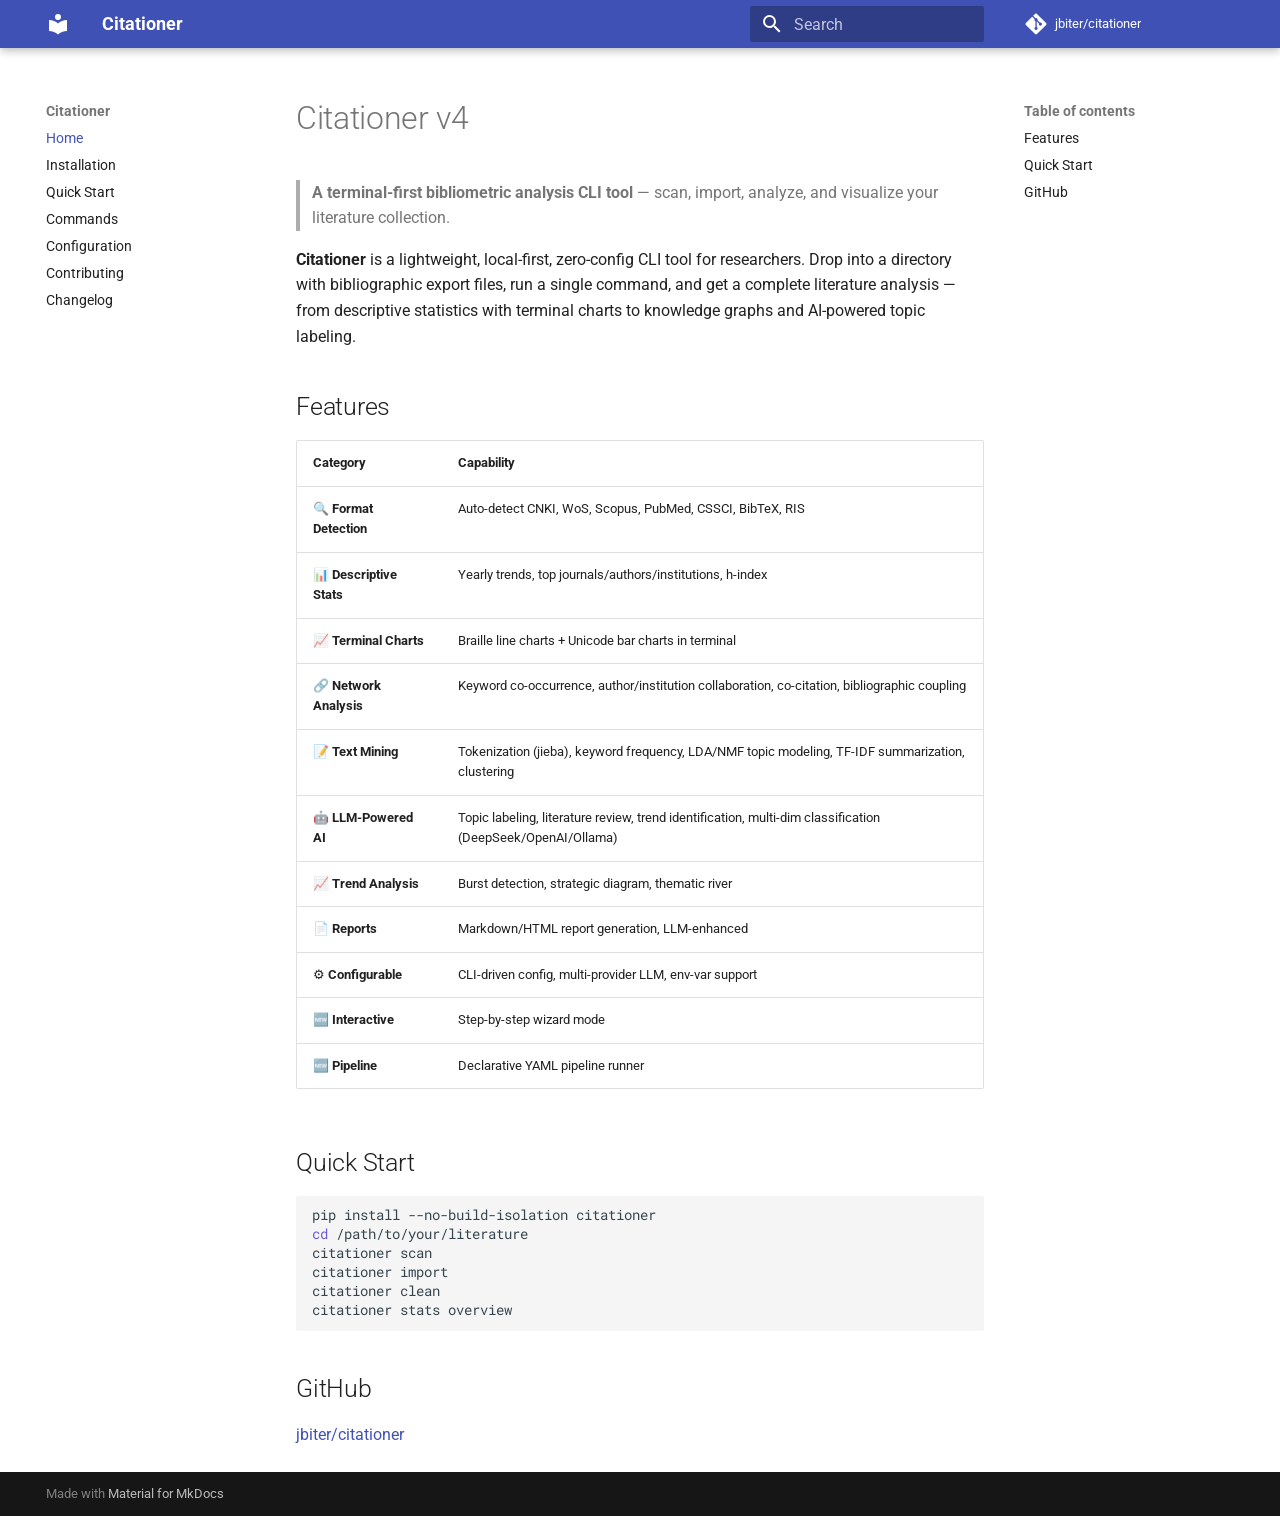
<file: index.html>
<!doctype html>
<html lang="en" class="no-js">
  <head>
    
      <meta charset="utf-8">
      <meta name="viewport" content="width=device-width,initial-scale=1">
      
        <meta name="description" content="One-click bibliometric analysis CLI tool">
      
      
      
        <link rel="canonical" href="https://jbiter.github.io/citationer/">
      
      
      
        <link rel="next" href="install/">
      
      
        
      
      
      <link rel="icon" href="assets/images/favicon.png">
      <meta name="generator" content="mkdocs-1.6.1, mkdocs-material-9.7.6">
    
    
      
        <title>Citationer</title>
      
    
    
      <link rel="stylesheet" href="assets/stylesheets/main.484c7ddc.min.css">
      
        
        <link rel="stylesheet" href="assets/stylesheets/palette.ab4e12ef.min.css">
      
      


    
    
      
    
    
      
        
        
        <link rel="preconnect" href="https://fonts.gstatic.com" crossorigin>
        <link rel="stylesheet" href="https://fonts.googleapis.com/css?family=Roboto:300,300i,400,400i,700,700i%7CRoboto+Mono:400,400i,700,700i&display=fallback">
        <style>:root{--md-text-font:"Roboto";--md-code-font:"Roboto Mono"}</style>
      
    
    
    <script>__md_scope=new URL(".",location),__md_hash=e=>[...e].reduce(((e,_)=>(e<<5)-e+_.charCodeAt(0)),0),__md_get=(e,_=localStorage,t=__md_scope)=>JSON.parse(_.getItem(t.pathname+"."+e)),__md_set=(e,_,t=localStorage,a=__md_scope)=>{try{t.setItem(a.pathname+"."+e,JSON.stringify(_))}catch(e){}}</script>
    
      

    
    
  </head>
  
  
    
    
    
    
    
    <body dir="ltr" data-md-color-scheme="default" data-md-color-primary="indigo" data-md-color-accent="indigo">
  
    
    <input class="md-toggle" data-md-toggle="drawer" type="checkbox" id="__drawer" autocomplete="off">
    <input class="md-toggle" data-md-toggle="search" type="checkbox" id="__search" autocomplete="off">
    <label class="md-overlay" for="__drawer"></label>
    <div data-md-component="skip">
      
        
        <a href="#citationer-v4" class="md-skip">
          Skip to content
        </a>
      
    </div>
    <div data-md-component="announce">
      
    </div>
    
    
      

  

<header class="md-header md-header--shadow" data-md-component="header">
  <nav class="md-header__inner md-grid" aria-label="Header">
    <a href="." title="Citationer" class="md-header__button md-logo" aria-label="Citationer" data-md-component="logo">
      
  
  <svg xmlns="http://www.w3.org/2000/svg" viewBox="0 0 24 24"><path d="M12 8a3 3 0 0 0 3-3 3 3 0 0 0-3-3 3 3 0 0 0-3 3 3 3 0 0 0 3 3m0 3.54C9.64 9.35 6.5 8 3 8v11c3.5 0 6.64 1.35 9 3.54 2.36-2.19 5.5-3.54 9-3.54V8c-3.5 0-6.64 1.35-9 3.54"/></svg>

    </a>
    <label class="md-header__button md-icon" for="__drawer">
      
      <svg xmlns="http://www.w3.org/2000/svg" viewBox="0 0 24 24"><path d="M3 6h18v2H3zm0 5h18v2H3zm0 5h18v2H3z"/></svg>
    </label>
    <div class="md-header__title" data-md-component="header-title">
      <div class="md-header__ellipsis">
        <div class="md-header__topic">
          <span class="md-ellipsis">
            Citationer
          </span>
        </div>
        <div class="md-header__topic" data-md-component="header-topic">
          <span class="md-ellipsis">
            
              Home
            
          </span>
        </div>
      </div>
    </div>
    
      
    
    
    
    
      
      
        <label class="md-header__button md-icon" for="__search">
          
          <svg xmlns="http://www.w3.org/2000/svg" viewBox="0 0 24 24"><path d="M9.5 3A6.5 6.5 0 0 1 16 9.5c0 1.61-.59 3.09-1.56 4.23l.27.27h.79l5 5-1.5 1.5-5-5v-.79l-.27-.27A6.52 6.52 0 0 1 9.5 16 6.5 6.5 0 0 1 3 9.5 6.5 6.5 0 0 1 9.5 3m0 2C7 5 5 7 5 9.5S7 14 9.5 14 14 12 14 9.5 12 5 9.5 5"/></svg>
        </label>
        <div class="md-search" data-md-component="search" role="dialog">
  <label class="md-search__overlay" for="__search"></label>
  <div class="md-search__inner" role="search">
    <form class="md-search__form" name="search">
      <input type="text" class="md-search__input" name="query" aria-label="Search" placeholder="Search" autocapitalize="off" autocorrect="off" autocomplete="off" spellcheck="false" data-md-component="search-query" required>
      <label class="md-search__icon md-icon" for="__search">
        
        <svg xmlns="http://www.w3.org/2000/svg" viewBox="0 0 24 24"><path d="M9.5 3A6.5 6.5 0 0 1 16 9.5c0 1.61-.59 3.09-1.56 4.23l.27.27h.79l5 5-1.5 1.5-5-5v-.79l-.27-.27A6.52 6.52 0 0 1 9.5 16 6.5 6.5 0 0 1 3 9.5 6.5 6.5 0 0 1 9.5 3m0 2C7 5 5 7 5 9.5S7 14 9.5 14 14 12 14 9.5 12 5 9.5 5"/></svg>
        
        <svg xmlns="http://www.w3.org/2000/svg" viewBox="0 0 24 24"><path d="M20 11v2H8l5.5 5.5-1.42 1.42L4.16 12l7.92-7.92L13.5 5.5 8 11z"/></svg>
      </label>
      <nav class="md-search__options" aria-label="Search">
        
        <button type="reset" class="md-search__icon md-icon" title="Clear" aria-label="Clear" tabindex="-1">
          
          <svg xmlns="http://www.w3.org/2000/svg" viewBox="0 0 24 24"><path d="M19 6.41 17.59 5 12 10.59 6.41 5 5 6.41 10.59 12 5 17.59 6.41 19 12 13.41 17.59 19 19 17.59 13.41 12z"/></svg>
        </button>
      </nav>
      
    </form>
    <div class="md-search__output">
      <div class="md-search__scrollwrap" tabindex="0" data-md-scrollfix>
        <div class="md-search-result" data-md-component="search-result">
          <div class="md-search-result__meta">
            Initializing search
          </div>
          <ol class="md-search-result__list" role="presentation"></ol>
        </div>
      </div>
    </div>
  </div>
</div>
      
    
    
      <div class="md-header__source">
        <a href="https://github.com/jbiter/citationer" title="Go to repository" class="md-source" data-md-component="source">
  <div class="md-source__icon md-icon">
    
    <svg xmlns="http://www.w3.org/2000/svg" viewBox="0 0 448 512"><!--! Font Awesome Free 7.1.0 by @fontawesome - https://fontawesome.com License - https://fontawesome.com/license/free (Icons: CC BY 4.0, Fonts: SIL OFL 1.1, Code: MIT License) Copyright 2025 Fonticons, Inc.--><path d="M439.6 236.1 244 40.5c-5.4-5.5-12.8-8.5-20.4-8.5s-15 3-20.4 8.4L162.5 81l51.5 51.5c27.1-9.1 52.7 16.8 43.4 43.7l49.7 49.7c34.2-11.8 61.2 31 35.5 56.7-26.5 26.5-70.2-2.9-56-37.3L240.3 199v121.9c25.3 12.5 22.3 41.8 9.1 55-6.4 6.4-15.2 10.1-24.3 10.1s-17.8-3.6-24.3-10.1c-17.6-17.6-11.1-46.9 11.2-56v-123c-20.8-8.5-24.6-30.7-18.6-45L142.6 101 8.5 235.1C3 240.6 0 247.9 0 255.5s3 15 8.5 20.4l195.6 195.7c5.4 5.4 12.7 8.4 20.4 8.4s15-3 20.4-8.4l194.7-194.7c5.4-5.4 8.4-12.8 8.4-20.4s-3-15-8.4-20.4"/></svg>
  </div>
  <div class="md-source__repository">
    jbiter/citationer
  </div>
</a>
      </div>
    
  </nav>
  
</header>
    
    <div class="md-container" data-md-component="container">
      
      
        
          
        
      
      <main class="md-main" data-md-component="main">
        <div class="md-main__inner md-grid">
          
            
              
              <div class="md-sidebar md-sidebar--primary" data-md-component="sidebar" data-md-type="navigation" >
                <div class="md-sidebar__scrollwrap">
                  <div class="md-sidebar__inner">
                    



<nav class="md-nav md-nav--primary" aria-label="Navigation" data-md-level="0">
  <label class="md-nav__title" for="__drawer">
    <a href="." title="Citationer" class="md-nav__button md-logo" aria-label="Citationer" data-md-component="logo">
      
  
  <svg xmlns="http://www.w3.org/2000/svg" viewBox="0 0 24 24"><path d="M12 8a3 3 0 0 0 3-3 3 3 0 0 0-3-3 3 3 0 0 0-3 3 3 3 0 0 0 3 3m0 3.54C9.64 9.35 6.5 8 3 8v11c3.5 0 6.64 1.35 9 3.54 2.36-2.19 5.5-3.54 9-3.54V8c-3.5 0-6.64 1.35-9 3.54"/></svg>

    </a>
    Citationer
  </label>
  
    <div class="md-nav__source">
      <a href="https://github.com/jbiter/citationer" title="Go to repository" class="md-source" data-md-component="source">
  <div class="md-source__icon md-icon">
    
    <svg xmlns="http://www.w3.org/2000/svg" viewBox="0 0 448 512"><!--! Font Awesome Free 7.1.0 by @fontawesome - https://fontawesome.com License - https://fontawesome.com/license/free (Icons: CC BY 4.0, Fonts: SIL OFL 1.1, Code: MIT License) Copyright 2025 Fonticons, Inc.--><path d="M439.6 236.1 244 40.5c-5.4-5.5-12.8-8.5-20.4-8.5s-15 3-20.4 8.4L162.5 81l51.5 51.5c27.1-9.1 52.7 16.8 43.4 43.7l49.7 49.7c34.2-11.8 61.2 31 35.5 56.7-26.5 26.5-70.2-2.9-56-37.3L240.3 199v121.9c25.3 12.5 22.3 41.8 9.1 55-6.4 6.4-15.2 10.1-24.3 10.1s-17.8-3.6-24.3-10.1c-17.6-17.6-11.1-46.9 11.2-56v-123c-20.8-8.5-24.6-30.7-18.6-45L142.6 101 8.5 235.1C3 240.6 0 247.9 0 255.5s3 15 8.5 20.4l195.6 195.7c5.4 5.4 12.7 8.4 20.4 8.4s15-3 20.4-8.4l194.7-194.7c5.4-5.4 8.4-12.8 8.4-20.4s-3-15-8.4-20.4"/></svg>
  </div>
  <div class="md-source__repository">
    jbiter/citationer
  </div>
</a>
    </div>
  
  <ul class="md-nav__list" data-md-scrollfix>
    
      
      
  
  
    
  
  
  
    <li class="md-nav__item md-nav__item--active">
      
      <input class="md-nav__toggle md-toggle" type="checkbox" id="__toc">
      
      
        
      
      
        <label class="md-nav__link md-nav__link--active" for="__toc">
          
  
  
  <span class="md-ellipsis">
    
  
    Home
  

    
  </span>
  
  

          <span class="md-nav__icon md-icon"></span>
        </label>
      
      <a href="." class="md-nav__link md-nav__link--active">
        
  
  
  <span class="md-ellipsis">
    
  
    Home
  

    
  </span>
  
  

      </a>
      
        

<nav class="md-nav md-nav--secondary" aria-label="Table of contents">
  
  
  
    
  
  
    <label class="md-nav__title" for="__toc">
      <span class="md-nav__icon md-icon"></span>
      Table of contents
    </label>
    <ul class="md-nav__list" data-md-component="toc" data-md-scrollfix>
      
        <li class="md-nav__item">
  <a href="#features" class="md-nav__link">
    <span class="md-ellipsis">
      
        Features
      
    </span>
  </a>
  
</li>
      
        <li class="md-nav__item">
  <a href="#quick-start" class="md-nav__link">
    <span class="md-ellipsis">
      
        Quick Start
      
    </span>
  </a>
  
</li>
      
        <li class="md-nav__item">
  <a href="#github" class="md-nav__link">
    <span class="md-ellipsis">
      
        GitHub
      
    </span>
  </a>
  
</li>
      
    </ul>
  
</nav>
      
    </li>
  

    
      
      
  
  
  
  
    <li class="md-nav__item">
      <a href="install/" class="md-nav__link">
        
  
  
  <span class="md-ellipsis">
    
  
    Installation
  

    
  </span>
  
  

      </a>
    </li>
  

    
      
      
  
  
  
  
    <li class="md-nav__item">
      <a href="quickstart/" class="md-nav__link">
        
  
  
  <span class="md-ellipsis">
    
  
    Quick Start
  

    
  </span>
  
  

      </a>
    </li>
  

    
      
      
  
  
  
  
    <li class="md-nav__item">
      <a href="commands/" class="md-nav__link">
        
  
  
  <span class="md-ellipsis">
    
  
    Commands
  

    
  </span>
  
  

      </a>
    </li>
  

    
      
      
  
  
  
  
    <li class="md-nav__item">
      <a href="config/" class="md-nav__link">
        
  
  
  <span class="md-ellipsis">
    
  
    Configuration
  

    
  </span>
  
  

      </a>
    </li>
  

    
      
      
  
  
  
  
    <li class="md-nav__item">
      <a href="contributing/" class="md-nav__link">
        
  
  
  <span class="md-ellipsis">
    
  
    Contributing
  

    
  </span>
  
  

      </a>
    </li>
  

    
      
      
  
  
  
  
    <li class="md-nav__item">
      <a href="changelog/" class="md-nav__link">
        
  
  
  <span class="md-ellipsis">
    
  
    Changelog
  

    
  </span>
  
  

      </a>
    </li>
  

    
  </ul>
</nav>
                  </div>
                </div>
              </div>
            
            
              
              <div class="md-sidebar md-sidebar--secondary" data-md-component="sidebar" data-md-type="toc" >
                <div class="md-sidebar__scrollwrap">
                  <div class="md-sidebar__inner">
                    

<nav class="md-nav md-nav--secondary" aria-label="Table of contents">
  
  
  
    
  
  
    <label class="md-nav__title" for="__toc">
      <span class="md-nav__icon md-icon"></span>
      Table of contents
    </label>
    <ul class="md-nav__list" data-md-component="toc" data-md-scrollfix>
      
        <li class="md-nav__item">
  <a href="#features" class="md-nav__link">
    <span class="md-ellipsis">
      
        Features
      
    </span>
  </a>
  
</li>
      
        <li class="md-nav__item">
  <a href="#quick-start" class="md-nav__link">
    <span class="md-ellipsis">
      
        Quick Start
      
    </span>
  </a>
  
</li>
      
        <li class="md-nav__item">
  <a href="#github" class="md-nav__link">
    <span class="md-ellipsis">
      
        GitHub
      
    </span>
  </a>
  
</li>
      
    </ul>
  
</nav>
                  </div>
                </div>
              </div>
            
          
          
            <div class="md-content" data-md-component="content">
              
              <article class="md-content__inner md-typeset">
                
                  


  
  


<h1 id="citationer-v4">Citationer v4<a class="headerlink" href="#citationer-v4" title="Permanent link">&para;</a></h1>
<blockquote>
<p><strong>A terminal-first bibliometric analysis CLI tool</strong> — scan, import, analyze, and visualize your literature collection.</p>
</blockquote>
<p><strong>Citationer</strong> is a lightweight, local-first, zero-config CLI tool for researchers. Drop into a directory with bibliographic export files, run a single command, and get a complete literature analysis — from descriptive statistics with terminal charts to knowledge graphs and AI-powered topic labeling.</p>
<h2 id="features">Features<a class="headerlink" href="#features" title="Permanent link">&para;</a></h2>
<table>
<thead>
<tr>
<th>Category</th>
<th>Capability</th>
</tr>
</thead>
<tbody>
<tr>
<td>🔍 <strong>Format Detection</strong></td>
<td>Auto-detect CNKI, WoS, Scopus, PubMed, CSSCI, BibTeX, RIS</td>
</tr>
<tr>
<td>📊 <strong>Descriptive Stats</strong></td>
<td>Yearly trends, top journals/authors/institutions, h-index</td>
</tr>
<tr>
<td>📈 <strong>Terminal Charts</strong></td>
<td>Braille line charts + Unicode bar charts in terminal</td>
</tr>
<tr>
<td>🔗 <strong>Network Analysis</strong></td>
<td>Keyword co-occurrence, author/institution collaboration, co-citation, bibliographic coupling</td>
</tr>
<tr>
<td>📝 <strong>Text Mining</strong></td>
<td>Tokenization (jieba), keyword frequency, LDA/NMF topic modeling, TF-IDF summarization, clustering</td>
</tr>
<tr>
<td>🤖 <strong>LLM-Powered AI</strong></td>
<td>Topic labeling, literature review, trend identification, multi-dim classification (DeepSeek/OpenAI/Ollama)</td>
</tr>
<tr>
<td>📈 <strong>Trend Analysis</strong></td>
<td>Burst detection, strategic diagram, thematic river</td>
</tr>
<tr>
<td>📄 <strong>Reports</strong></td>
<td>Markdown/HTML report generation, LLM-enhanced</td>
</tr>
<tr>
<td>⚙ <strong>Configurable</strong></td>
<td>CLI-driven config, multi-provider LLM, env-var support</td>
</tr>
<tr>
<td>🆕 <strong>Interactive</strong></td>
<td>Step-by-step wizard mode</td>
</tr>
<tr>
<td>🆕 <strong>Pipeline</strong></td>
<td>Declarative YAML pipeline runner</td>
</tr>
</tbody>
</table>
<h2 id="quick-start">Quick Start<a class="headerlink" href="#quick-start" title="Permanent link">&para;</a></h2>
<div class="highlight"><pre><span></span><code>pip<span class="w"> </span>install<span class="w"> </span>--no-build-isolation<span class="w"> </span>citationer
<span class="nb">cd</span><span class="w"> </span>/path/to/your/literature
citationer<span class="w"> </span>scan
citationer<span class="w"> </span>import
citationer<span class="w"> </span>clean
citationer<span class="w"> </span>stats<span class="w"> </span>overview
</code></pre></div>
<h2 id="github">GitHub<a class="headerlink" href="#github" title="Permanent link">&para;</a></h2>
<p><a href="https://github.com/jbiter/citationer">jbiter/citationer</a></p>












                
              </article>
            </div>
          
          
<script>var target=document.getElementById(location.hash.slice(1));target&&target.name&&(target.checked=target.name.startsWith("__tabbed_"))</script>
        </div>
        
      </main>
      
        <footer class="md-footer">
  
  <div class="md-footer-meta md-typeset">
    <div class="md-footer-meta__inner md-grid">
      <div class="md-copyright">
  
  
    Made with
    <a href="https://squidfunk.github.io/mkdocs-material/" target="_blank" rel="noopener">
      Material for MkDocs
    </a>
  
</div>
      
    </div>
  </div>
</footer>
      
    </div>
    <div class="md-dialog" data-md-component="dialog">
      <div class="md-dialog__inner md-typeset"></div>
    </div>
    
    
    
      
      
      <script id="__config" type="application/json">{"annotate": null, "base": ".", "features": [], "search": "assets/javascripts/workers/search.2c215733.min.js", "tags": null, "translations": {"clipboard.copied": "Copied to clipboard", "clipboard.copy": "Copy to clipboard", "search.result.more.one": "1 more on this page", "search.result.more.other": "# more on this page", "search.result.none": "No matching documents", "search.result.one": "1 matching document", "search.result.other": "# matching documents", "search.result.placeholder": "Type to start searching", "search.result.term.missing": "Missing", "select.version": "Select version"}, "version": null}</script>
    
    
      <script src="assets/javascripts/bundle.79ae519e.min.js"></script>
      
    
  </body>
</html>
</file>
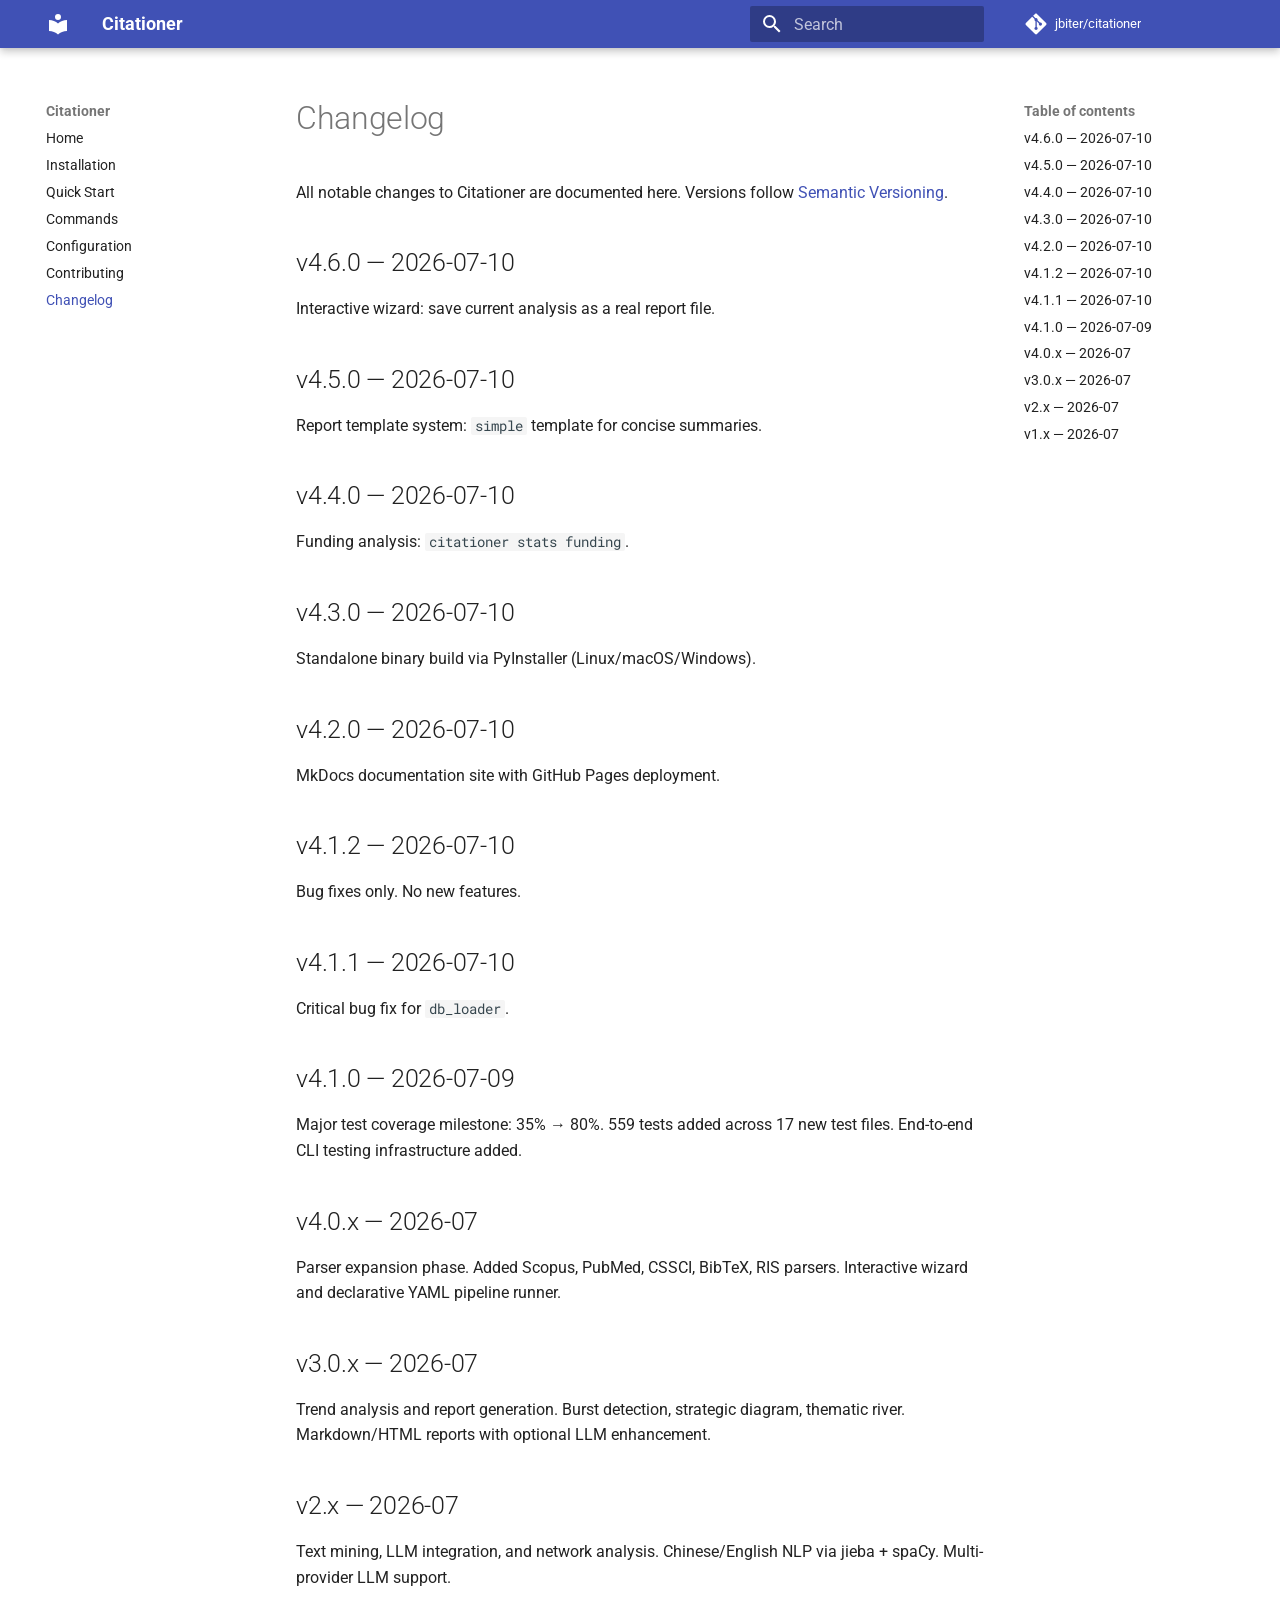
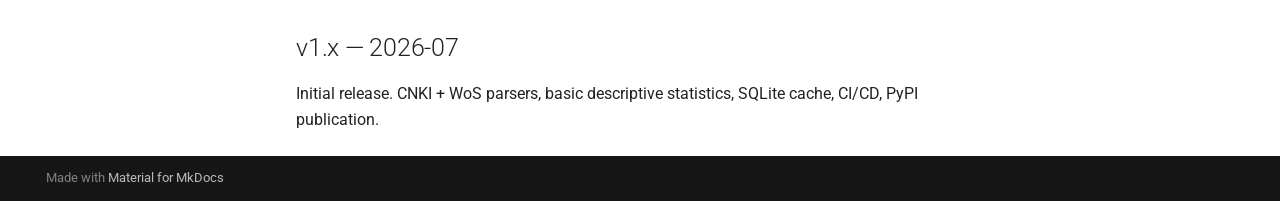
<file: changelog/index.html>
<!doctype html>
<html lang="en" class="no-js">
  <head>
    
      <meta charset="utf-8">
      <meta name="viewport" content="width=device-width,initial-scale=1">
      
        <meta name="description" content="One-click bibliometric analysis CLI tool">
      
      
      
        <link rel="canonical" href="https://jbiter.github.io/citationer/changelog/">
      
      
        <link rel="prev" href="../contributing/">
      
      
      
        
      
      
      <link rel="icon" href="../assets/images/favicon.png">
      <meta name="generator" content="mkdocs-1.6.1, mkdocs-material-9.7.6">
    
    
      
        <title>Changelog - Citationer</title>
      
    
    
      <link rel="stylesheet" href="../assets/stylesheets/main.484c7ddc.min.css">
      
        
        <link rel="stylesheet" href="../assets/stylesheets/palette.ab4e12ef.min.css">
      
      


    
    
      
    
    
      
        
        
        <link rel="preconnect" href="https://fonts.gstatic.com" crossorigin>
        <link rel="stylesheet" href="https://fonts.googleapis.com/css?family=Roboto:300,300i,400,400i,700,700i%7CRoboto+Mono:400,400i,700,700i&display=fallback">
        <style>:root{--md-text-font:"Roboto";--md-code-font:"Roboto Mono"}</style>
      
    
    
    <script>__md_scope=new URL("..",location),__md_hash=e=>[...e].reduce(((e,_)=>(e<<5)-e+_.charCodeAt(0)),0),__md_get=(e,_=localStorage,t=__md_scope)=>JSON.parse(_.getItem(t.pathname+"."+e)),__md_set=(e,_,t=localStorage,a=__md_scope)=>{try{t.setItem(a.pathname+"."+e,JSON.stringify(_))}catch(e){}}</script>
    
      

    
    
  </head>
  
  
    
    
    
    
    
    <body dir="ltr" data-md-color-scheme="default" data-md-color-primary="indigo" data-md-color-accent="indigo">
  
    
    <input class="md-toggle" data-md-toggle="drawer" type="checkbox" id="__drawer" autocomplete="off">
    <input class="md-toggle" data-md-toggle="search" type="checkbox" id="__search" autocomplete="off">
    <label class="md-overlay" for="__drawer"></label>
    <div data-md-component="skip">
      
        
        <a href="#changelog" class="md-skip">
          Skip to content
        </a>
      
    </div>
    <div data-md-component="announce">
      
    </div>
    
    
      

  

<header class="md-header md-header--shadow" data-md-component="header">
  <nav class="md-header__inner md-grid" aria-label="Header">
    <a href=".." title="Citationer" class="md-header__button md-logo" aria-label="Citationer" data-md-component="logo">
      
  
  <svg xmlns="http://www.w3.org/2000/svg" viewBox="0 0 24 24"><path d="M12 8a3 3 0 0 0 3-3 3 3 0 0 0-3-3 3 3 0 0 0-3 3 3 3 0 0 0 3 3m0 3.54C9.64 9.35 6.5 8 3 8v11c3.5 0 6.64 1.35 9 3.54 2.36-2.19 5.5-3.54 9-3.54V8c-3.5 0-6.64 1.35-9 3.54"/></svg>

    </a>
    <label class="md-header__button md-icon" for="__drawer">
      
      <svg xmlns="http://www.w3.org/2000/svg" viewBox="0 0 24 24"><path d="M3 6h18v2H3zm0 5h18v2H3zm0 5h18v2H3z"/></svg>
    </label>
    <div class="md-header__title" data-md-component="header-title">
      <div class="md-header__ellipsis">
        <div class="md-header__topic">
          <span class="md-ellipsis">
            Citationer
          </span>
        </div>
        <div class="md-header__topic" data-md-component="header-topic">
          <span class="md-ellipsis">
            
              Changelog
            
          </span>
        </div>
      </div>
    </div>
    
      
    
    
    
    
      
      
        <label class="md-header__button md-icon" for="__search">
          
          <svg xmlns="http://www.w3.org/2000/svg" viewBox="0 0 24 24"><path d="M9.5 3A6.5 6.5 0 0 1 16 9.5c0 1.61-.59 3.09-1.56 4.23l.27.27h.79l5 5-1.5 1.5-5-5v-.79l-.27-.27A6.52 6.52 0 0 1 9.5 16 6.5 6.5 0 0 1 3 9.5 6.5 6.5 0 0 1 9.5 3m0 2C7 5 5 7 5 9.5S7 14 9.5 14 14 12 14 9.5 12 5 9.5 5"/></svg>
        </label>
        <div class="md-search" data-md-component="search" role="dialog">
  <label class="md-search__overlay" for="__search"></label>
  <div class="md-search__inner" role="search">
    <form class="md-search__form" name="search">
      <input type="text" class="md-search__input" name="query" aria-label="Search" placeholder="Search" autocapitalize="off" autocorrect="off" autocomplete="off" spellcheck="false" data-md-component="search-query" required>
      <label class="md-search__icon md-icon" for="__search">
        
        <svg xmlns="http://www.w3.org/2000/svg" viewBox="0 0 24 24"><path d="M9.5 3A6.5 6.5 0 0 1 16 9.5c0 1.61-.59 3.09-1.56 4.23l.27.27h.79l5 5-1.5 1.5-5-5v-.79l-.27-.27A6.52 6.52 0 0 1 9.5 16 6.5 6.5 0 0 1 3 9.5 6.5 6.5 0 0 1 9.5 3m0 2C7 5 5 7 5 9.5S7 14 9.5 14 14 12 14 9.5 12 5 9.5 5"/></svg>
        
        <svg xmlns="http://www.w3.org/2000/svg" viewBox="0 0 24 24"><path d="M20 11v2H8l5.5 5.5-1.42 1.42L4.16 12l7.92-7.92L13.5 5.5 8 11z"/></svg>
      </label>
      <nav class="md-search__options" aria-label="Search">
        
        <button type="reset" class="md-search__icon md-icon" title="Clear" aria-label="Clear" tabindex="-1">
          
          <svg xmlns="http://www.w3.org/2000/svg" viewBox="0 0 24 24"><path d="M19 6.41 17.59 5 12 10.59 6.41 5 5 6.41 10.59 12 5 17.59 6.41 19 12 13.41 17.59 19 19 17.59 13.41 12z"/></svg>
        </button>
      </nav>
      
    </form>
    <div class="md-search__output">
      <div class="md-search__scrollwrap" tabindex="0" data-md-scrollfix>
        <div class="md-search-result" data-md-component="search-result">
          <div class="md-search-result__meta">
            Initializing search
          </div>
          <ol class="md-search-result__list" role="presentation"></ol>
        </div>
      </div>
    </div>
  </div>
</div>
      
    
    
      <div class="md-header__source">
        <a href="https://github.com/jbiter/citationer" title="Go to repository" class="md-source" data-md-component="source">
  <div class="md-source__icon md-icon">
    
    <svg xmlns="http://www.w3.org/2000/svg" viewBox="0 0 448 512"><!--! Font Awesome Free 7.1.0 by @fontawesome - https://fontawesome.com License - https://fontawesome.com/license/free (Icons: CC BY 4.0, Fonts: SIL OFL 1.1, Code: MIT License) Copyright 2025 Fonticons, Inc.--><path d="M439.6 236.1 244 40.5c-5.4-5.5-12.8-8.5-20.4-8.5s-15 3-20.4 8.4L162.5 81l51.5 51.5c27.1-9.1 52.7 16.8 43.4 43.7l49.7 49.7c34.2-11.8 61.2 31 35.5 56.7-26.5 26.5-70.2-2.9-56-37.3L240.3 199v121.9c25.3 12.5 22.3 41.8 9.1 55-6.4 6.4-15.2 10.1-24.3 10.1s-17.8-3.6-24.3-10.1c-17.6-17.6-11.1-46.9 11.2-56v-123c-20.8-8.5-24.6-30.7-18.6-45L142.6 101 8.5 235.1C3 240.6 0 247.9 0 255.5s3 15 8.5 20.4l195.6 195.7c5.4 5.4 12.7 8.4 20.4 8.4s15-3 20.4-8.4l194.7-194.7c5.4-5.4 8.4-12.8 8.4-20.4s-3-15-8.4-20.4"/></svg>
  </div>
  <div class="md-source__repository">
    jbiter/citationer
  </div>
</a>
      </div>
    
  </nav>
  
</header>
    
    <div class="md-container" data-md-component="container">
      
      
        
          
        
      
      <main class="md-main" data-md-component="main">
        <div class="md-main__inner md-grid">
          
            
              
              <div class="md-sidebar md-sidebar--primary" data-md-component="sidebar" data-md-type="navigation" >
                <div class="md-sidebar__scrollwrap">
                  <div class="md-sidebar__inner">
                    



<nav class="md-nav md-nav--primary" aria-label="Navigation" data-md-level="0">
  <label class="md-nav__title" for="__drawer">
    <a href=".." title="Citationer" class="md-nav__button md-logo" aria-label="Citationer" data-md-component="logo">
      
  
  <svg xmlns="http://www.w3.org/2000/svg" viewBox="0 0 24 24"><path d="M12 8a3 3 0 0 0 3-3 3 3 0 0 0-3-3 3 3 0 0 0-3 3 3 3 0 0 0 3 3m0 3.54C9.64 9.35 6.5 8 3 8v11c3.5 0 6.64 1.35 9 3.54 2.36-2.19 5.5-3.54 9-3.54V8c-3.5 0-6.64 1.35-9 3.54"/></svg>

    </a>
    Citationer
  </label>
  
    <div class="md-nav__source">
      <a href="https://github.com/jbiter/citationer" title="Go to repository" class="md-source" data-md-component="source">
  <div class="md-source__icon md-icon">
    
    <svg xmlns="http://www.w3.org/2000/svg" viewBox="0 0 448 512"><!--! Font Awesome Free 7.1.0 by @fontawesome - https://fontawesome.com License - https://fontawesome.com/license/free (Icons: CC BY 4.0, Fonts: SIL OFL 1.1, Code: MIT License) Copyright 2025 Fonticons, Inc.--><path d="M439.6 236.1 244 40.5c-5.4-5.5-12.8-8.5-20.4-8.5s-15 3-20.4 8.4L162.5 81l51.5 51.5c27.1-9.1 52.7 16.8 43.4 43.7l49.7 49.7c34.2-11.8 61.2 31 35.5 56.7-26.5 26.5-70.2-2.9-56-37.3L240.3 199v121.9c25.3 12.5 22.3 41.8 9.1 55-6.4 6.4-15.2 10.1-24.3 10.1s-17.8-3.6-24.3-10.1c-17.6-17.6-11.1-46.9 11.2-56v-123c-20.8-8.5-24.6-30.7-18.6-45L142.6 101 8.5 235.1C3 240.6 0 247.9 0 255.5s3 15 8.5 20.4l195.6 195.7c5.4 5.4 12.7 8.4 20.4 8.4s15-3 20.4-8.4l194.7-194.7c5.4-5.4 8.4-12.8 8.4-20.4s-3-15-8.4-20.4"/></svg>
  </div>
  <div class="md-source__repository">
    jbiter/citationer
  </div>
</a>
    </div>
  
  <ul class="md-nav__list" data-md-scrollfix>
    
      
      
  
  
  
  
    <li class="md-nav__item">
      <a href=".." class="md-nav__link">
        
  
  
  <span class="md-ellipsis">
    
  
    Home
  

    
  </span>
  
  

      </a>
    </li>
  

    
      
      
  
  
  
  
    <li class="md-nav__item">
      <a href="../install/" class="md-nav__link">
        
  
  
  <span class="md-ellipsis">
    
  
    Installation
  

    
  </span>
  
  

      </a>
    </li>
  

    
      
      
  
  
  
  
    <li class="md-nav__item">
      <a href="../quickstart/" class="md-nav__link">
        
  
  
  <span class="md-ellipsis">
    
  
    Quick Start
  

    
  </span>
  
  

      </a>
    </li>
  

    
      
      
  
  
  
  
    <li class="md-nav__item">
      <a href="../commands/" class="md-nav__link">
        
  
  
  <span class="md-ellipsis">
    
  
    Commands
  

    
  </span>
  
  

      </a>
    </li>
  

    
      
      
  
  
  
  
    <li class="md-nav__item">
      <a href="../config/" class="md-nav__link">
        
  
  
  <span class="md-ellipsis">
    
  
    Configuration
  

    
  </span>
  
  

      </a>
    </li>
  

    
      
      
  
  
  
  
    <li class="md-nav__item">
      <a href="../contributing/" class="md-nav__link">
        
  
  
  <span class="md-ellipsis">
    
  
    Contributing
  

    
  </span>
  
  

      </a>
    </li>
  

    
      
      
  
  
    
  
  
  
    <li class="md-nav__item md-nav__item--active">
      
      <input class="md-nav__toggle md-toggle" type="checkbox" id="__toc">
      
      
        
      
      
        <label class="md-nav__link md-nav__link--active" for="__toc">
          
  
  
  <span class="md-ellipsis">
    
  
    Changelog
  

    
  </span>
  
  

          <span class="md-nav__icon md-icon"></span>
        </label>
      
      <a href="./" class="md-nav__link md-nav__link--active">
        
  
  
  <span class="md-ellipsis">
    
  
    Changelog
  

    
  </span>
  
  

      </a>
      
        

<nav class="md-nav md-nav--secondary" aria-label="Table of contents">
  
  
  
    
  
  
    <label class="md-nav__title" for="__toc">
      <span class="md-nav__icon md-icon"></span>
      Table of contents
    </label>
    <ul class="md-nav__list" data-md-component="toc" data-md-scrollfix>
      
        <li class="md-nav__item">
  <a href="#v460-2026-07-10" class="md-nav__link">
    <span class="md-ellipsis">
      
        v4.6.0 — 2026-07-10
      
    </span>
  </a>
  
</li>
      
        <li class="md-nav__item">
  <a href="#v450-2026-07-10" class="md-nav__link">
    <span class="md-ellipsis">
      
        v4.5.0 — 2026-07-10
      
    </span>
  </a>
  
</li>
      
        <li class="md-nav__item">
  <a href="#v440-2026-07-10" class="md-nav__link">
    <span class="md-ellipsis">
      
        v4.4.0 — 2026-07-10
      
    </span>
  </a>
  
</li>
      
        <li class="md-nav__item">
  <a href="#v430-2026-07-10" class="md-nav__link">
    <span class="md-ellipsis">
      
        v4.3.0 — 2026-07-10
      
    </span>
  </a>
  
</li>
      
        <li class="md-nav__item">
  <a href="#v420-2026-07-10" class="md-nav__link">
    <span class="md-ellipsis">
      
        v4.2.0 — 2026-07-10
      
    </span>
  </a>
  
</li>
      
        <li class="md-nav__item">
  <a href="#v412-2026-07-10" class="md-nav__link">
    <span class="md-ellipsis">
      
        v4.1.2 — 2026-07-10
      
    </span>
  </a>
  
</li>
      
        <li class="md-nav__item">
  <a href="#v411-2026-07-10" class="md-nav__link">
    <span class="md-ellipsis">
      
        v4.1.1 — 2026-07-10
      
    </span>
  </a>
  
</li>
      
        <li class="md-nav__item">
  <a href="#v410-2026-07-09" class="md-nav__link">
    <span class="md-ellipsis">
      
        v4.1.0 — 2026-07-09
      
    </span>
  </a>
  
</li>
      
        <li class="md-nav__item">
  <a href="#v40x-2026-07" class="md-nav__link">
    <span class="md-ellipsis">
      
        v4.0.x — 2026-07
      
    </span>
  </a>
  
</li>
      
        <li class="md-nav__item">
  <a href="#v30x-2026-07" class="md-nav__link">
    <span class="md-ellipsis">
      
        v3.0.x — 2026-07
      
    </span>
  </a>
  
</li>
      
        <li class="md-nav__item">
  <a href="#v2x-2026-07" class="md-nav__link">
    <span class="md-ellipsis">
      
        v2.x — 2026-07
      
    </span>
  </a>
  
</li>
      
        <li class="md-nav__item">
  <a href="#v1x-2026-07" class="md-nav__link">
    <span class="md-ellipsis">
      
        v1.x — 2026-07
      
    </span>
  </a>
  
</li>
      
    </ul>
  
</nav>
      
    </li>
  

    
  </ul>
</nav>
                  </div>
                </div>
              </div>
            
            
              
              <div class="md-sidebar md-sidebar--secondary" data-md-component="sidebar" data-md-type="toc" >
                <div class="md-sidebar__scrollwrap">
                  <div class="md-sidebar__inner">
                    

<nav class="md-nav md-nav--secondary" aria-label="Table of contents">
  
  
  
    
  
  
    <label class="md-nav__title" for="__toc">
      <span class="md-nav__icon md-icon"></span>
      Table of contents
    </label>
    <ul class="md-nav__list" data-md-component="toc" data-md-scrollfix>
      
        <li class="md-nav__item">
  <a href="#v460-2026-07-10" class="md-nav__link">
    <span class="md-ellipsis">
      
        v4.6.0 — 2026-07-10
      
    </span>
  </a>
  
</li>
      
        <li class="md-nav__item">
  <a href="#v450-2026-07-10" class="md-nav__link">
    <span class="md-ellipsis">
      
        v4.5.0 — 2026-07-10
      
    </span>
  </a>
  
</li>
      
        <li class="md-nav__item">
  <a href="#v440-2026-07-10" class="md-nav__link">
    <span class="md-ellipsis">
      
        v4.4.0 — 2026-07-10
      
    </span>
  </a>
  
</li>
      
        <li class="md-nav__item">
  <a href="#v430-2026-07-10" class="md-nav__link">
    <span class="md-ellipsis">
      
        v4.3.0 — 2026-07-10
      
    </span>
  </a>
  
</li>
      
        <li class="md-nav__item">
  <a href="#v420-2026-07-10" class="md-nav__link">
    <span class="md-ellipsis">
      
        v4.2.0 — 2026-07-10
      
    </span>
  </a>
  
</li>
      
        <li class="md-nav__item">
  <a href="#v412-2026-07-10" class="md-nav__link">
    <span class="md-ellipsis">
      
        v4.1.2 — 2026-07-10
      
    </span>
  </a>
  
</li>
      
        <li class="md-nav__item">
  <a href="#v411-2026-07-10" class="md-nav__link">
    <span class="md-ellipsis">
      
        v4.1.1 — 2026-07-10
      
    </span>
  </a>
  
</li>
      
        <li class="md-nav__item">
  <a href="#v410-2026-07-09" class="md-nav__link">
    <span class="md-ellipsis">
      
        v4.1.0 — 2026-07-09
      
    </span>
  </a>
  
</li>
      
        <li class="md-nav__item">
  <a href="#v40x-2026-07" class="md-nav__link">
    <span class="md-ellipsis">
      
        v4.0.x — 2026-07
      
    </span>
  </a>
  
</li>
      
        <li class="md-nav__item">
  <a href="#v30x-2026-07" class="md-nav__link">
    <span class="md-ellipsis">
      
        v3.0.x — 2026-07
      
    </span>
  </a>
  
</li>
      
        <li class="md-nav__item">
  <a href="#v2x-2026-07" class="md-nav__link">
    <span class="md-ellipsis">
      
        v2.x — 2026-07
      
    </span>
  </a>
  
</li>
      
        <li class="md-nav__item">
  <a href="#v1x-2026-07" class="md-nav__link">
    <span class="md-ellipsis">
      
        v1.x — 2026-07
      
    </span>
  </a>
  
</li>
      
    </ul>
  
</nav>
                  </div>
                </div>
              </div>
            
          
          
            <div class="md-content" data-md-component="content">
              
              <article class="md-content__inner md-typeset">
                
                  


  
  


<h1 id="changelog">Changelog<a class="headerlink" href="#changelog" title="Permanent link">&para;</a></h1>
<p>All notable changes to Citationer are documented here. Versions follow
<a href="https://semver.org/">Semantic Versioning</a>.</p>
<h2 id="v460-2026-07-10">v4.6.0 — 2026-07-10<a class="headerlink" href="#v460-2026-07-10" title="Permanent link">&para;</a></h2>
<p>Interactive wizard: save current analysis as a real report file.</p>
<h2 id="v450-2026-07-10">v4.5.0 — 2026-07-10<a class="headerlink" href="#v450-2026-07-10" title="Permanent link">&para;</a></h2>
<p>Report template system: <code>simple</code> template for concise summaries.</p>
<h2 id="v440-2026-07-10">v4.4.0 — 2026-07-10<a class="headerlink" href="#v440-2026-07-10" title="Permanent link">&para;</a></h2>
<p>Funding analysis: <code>citationer stats funding</code>.</p>
<h2 id="v430-2026-07-10">v4.3.0 — 2026-07-10<a class="headerlink" href="#v430-2026-07-10" title="Permanent link">&para;</a></h2>
<p>Standalone binary build via PyInstaller (Linux/macOS/Windows).</p>
<h2 id="v420-2026-07-10">v4.2.0 — 2026-07-10<a class="headerlink" href="#v420-2026-07-10" title="Permanent link">&para;</a></h2>
<p>MkDocs documentation site with GitHub Pages deployment.</p>
<h2 id="v412-2026-07-10">v4.1.2 — 2026-07-10<a class="headerlink" href="#v412-2026-07-10" title="Permanent link">&para;</a></h2>
<p>Bug fixes only. No new features.</p>
<h2 id="v411-2026-07-10">v4.1.1 — 2026-07-10<a class="headerlink" href="#v411-2026-07-10" title="Permanent link">&para;</a></h2>
<p>Critical bug fix for <code>db_loader</code>.</p>
<h2 id="v410-2026-07-09">v4.1.0 — 2026-07-09<a class="headerlink" href="#v410-2026-07-09" title="Permanent link">&para;</a></h2>
<p>Major test coverage milestone: 35% → 80%. 559 tests added across
17 new test files. End-to-end CLI testing infrastructure added.</p>
<h2 id="v40x-2026-07">v4.0.x — 2026-07<a class="headerlink" href="#v40x-2026-07" title="Permanent link">&para;</a></h2>
<p>Parser expansion phase. Added Scopus, PubMed, CSSCI, BibTeX, RIS
parsers. Interactive wizard and declarative YAML pipeline runner.</p>
<h2 id="v30x-2026-07">v3.0.x — 2026-07<a class="headerlink" href="#v30x-2026-07" title="Permanent link">&para;</a></h2>
<p>Trend analysis and report generation. Burst detection, strategic
diagram, thematic river. Markdown/HTML reports with optional LLM
enhancement.</p>
<h2 id="v2x-2026-07">v2.x — 2026-07<a class="headerlink" href="#v2x-2026-07" title="Permanent link">&para;</a></h2>
<p>Text mining, LLM integration, and network analysis. Chinese/English
NLP via jieba + spaCy. Multi-provider LLM support.</p>
<h2 id="v1x-2026-07">v1.x — 2026-07<a class="headerlink" href="#v1x-2026-07" title="Permanent link">&para;</a></h2>
<p>Initial release. CNKI + WoS parsers, basic descriptive statistics,
SQLite cache, CI/CD, PyPI publication.</p>












                
              </article>
            </div>
          
          
<script>var target=document.getElementById(location.hash.slice(1));target&&target.name&&(target.checked=target.name.startsWith("__tabbed_"))</script>
        </div>
        
      </main>
      
        <footer class="md-footer">
  
  <div class="md-footer-meta md-typeset">
    <div class="md-footer-meta__inner md-grid">
      <div class="md-copyright">
  
  
    Made with
    <a href="https://squidfunk.github.io/mkdocs-material/" target="_blank" rel="noopener">
      Material for MkDocs
    </a>
  
</div>
      
    </div>
  </div>
</footer>
      
    </div>
    <div class="md-dialog" data-md-component="dialog">
      <div class="md-dialog__inner md-typeset"></div>
    </div>
    
    
    
      
      
      <script id="__config" type="application/json">{"annotate": null, "base": "..", "features": [], "search": "../assets/javascripts/workers/search.2c215733.min.js", "tags": null, "translations": {"clipboard.copied": "Copied to clipboard", "clipboard.copy": "Copy to clipboard", "search.result.more.one": "1 more on this page", "search.result.more.other": "# more on this page", "search.result.none": "No matching documents", "search.result.one": "1 matching document", "search.result.other": "# matching documents", "search.result.placeholder": "Type to start searching", "search.result.term.missing": "Missing", "select.version": "Select version"}, "version": null}</script>
    
    
      <script src="../assets/javascripts/bundle.79ae519e.min.js"></script>
      
    
  </body>
</html>
</file>
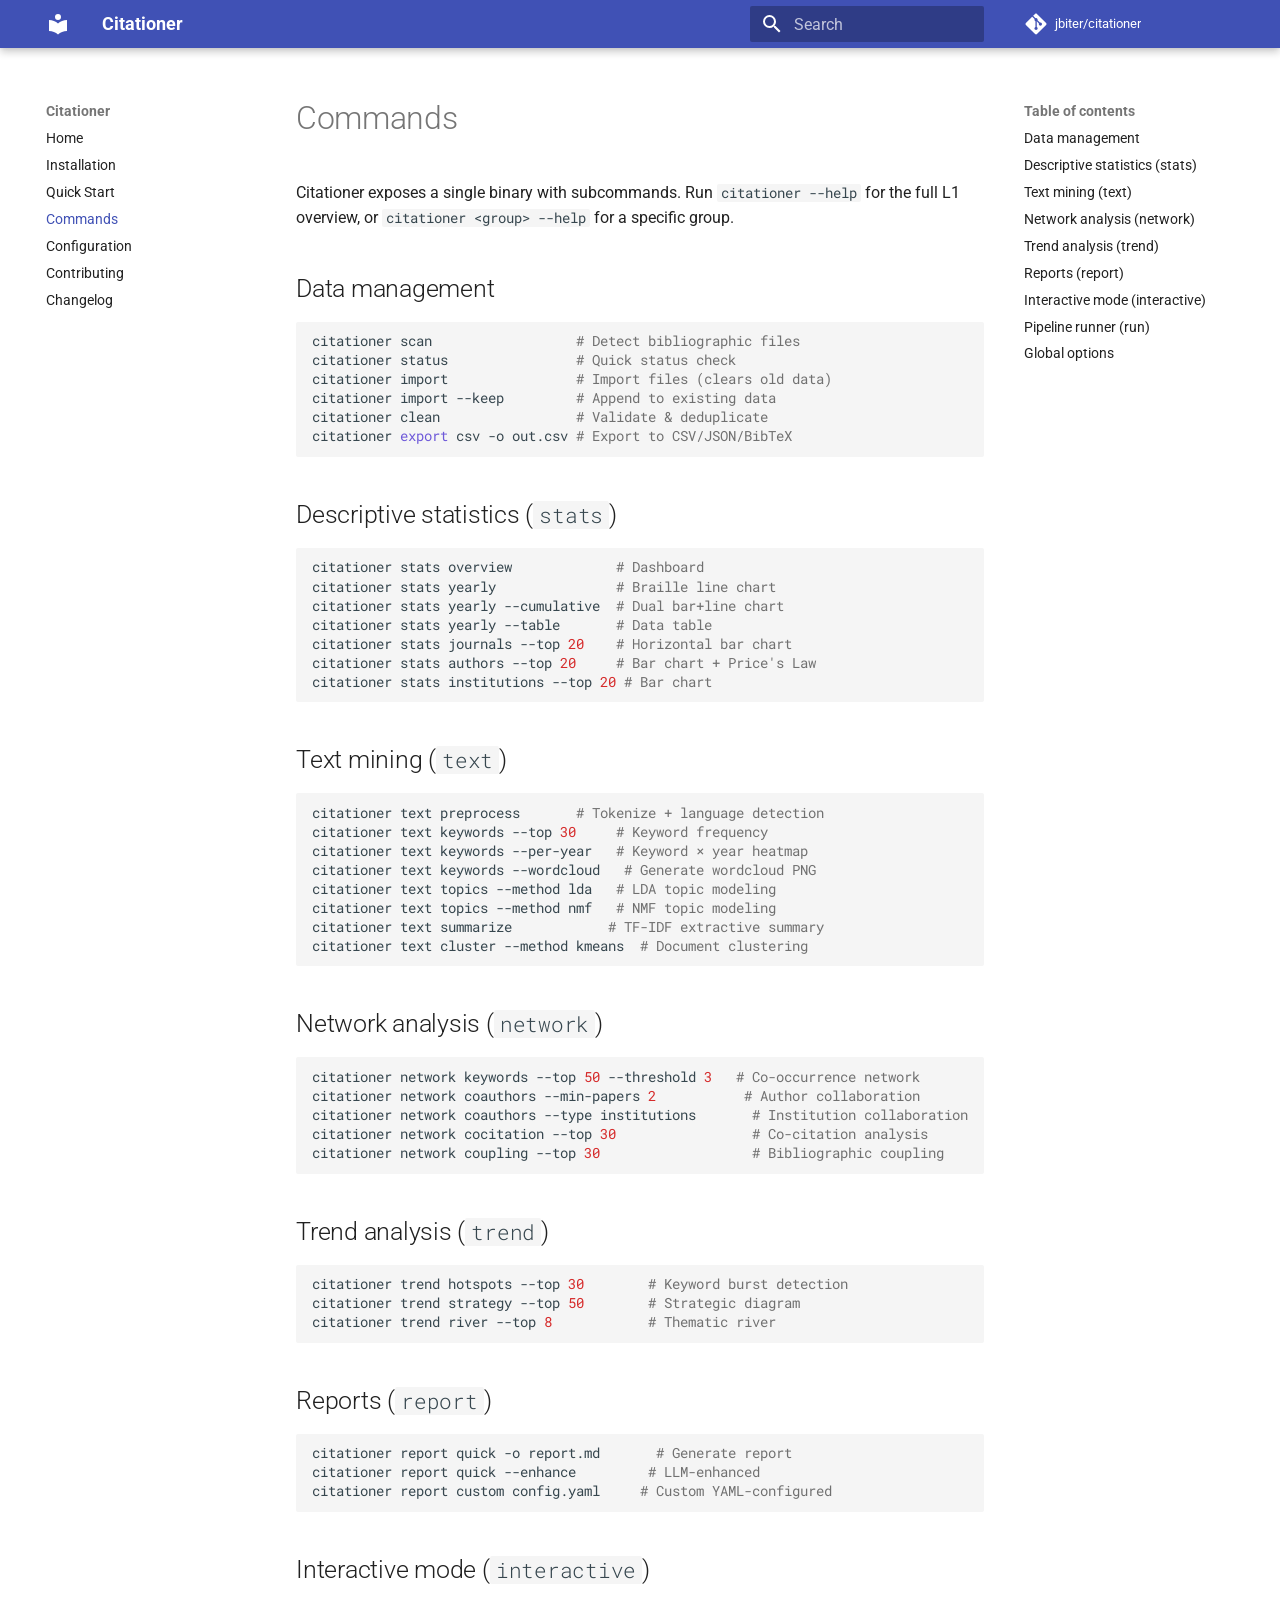
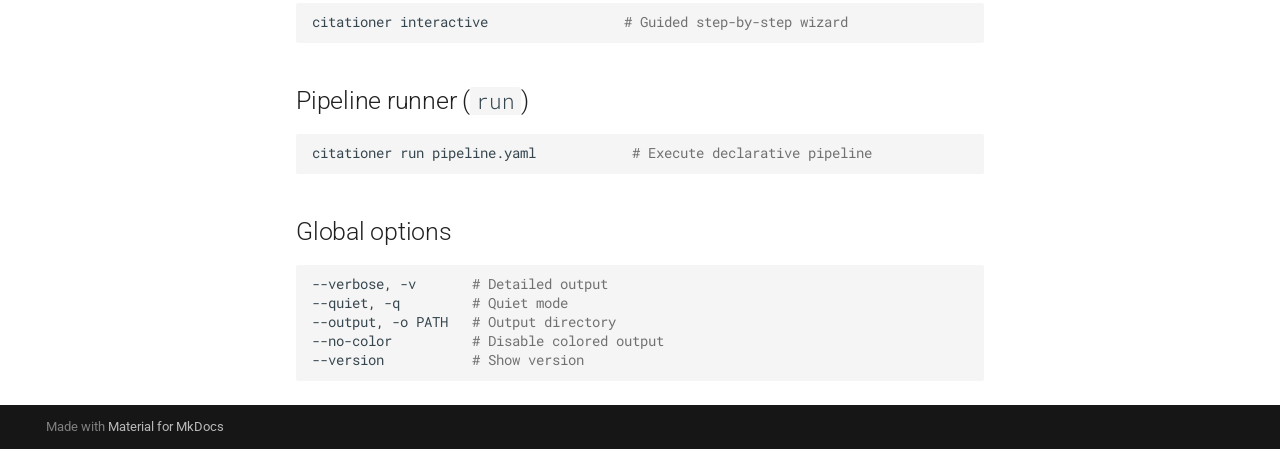
<file: commands/index.html>
<!doctype html>
<html lang="en" class="no-js">
  <head>
    
      <meta charset="utf-8">
      <meta name="viewport" content="width=device-width,initial-scale=1">
      
        <meta name="description" content="One-click bibliometric analysis CLI tool">
      
      
      
        <link rel="canonical" href="https://jbiter.github.io/citationer/commands/">
      
      
        <link rel="prev" href="../quickstart/">
      
      
        <link rel="next" href="../config/">
      
      
        
      
      
      <link rel="icon" href="../assets/images/favicon.png">
      <meta name="generator" content="mkdocs-1.6.1, mkdocs-material-9.7.6">
    
    
      
        <title>Commands - Citationer</title>
      
    
    
      <link rel="stylesheet" href="../assets/stylesheets/main.484c7ddc.min.css">
      
        
        <link rel="stylesheet" href="../assets/stylesheets/palette.ab4e12ef.min.css">
      
      


    
    
      
    
    
      
        
        
        <link rel="preconnect" href="https://fonts.gstatic.com" crossorigin>
        <link rel="stylesheet" href="https://fonts.googleapis.com/css?family=Roboto:300,300i,400,400i,700,700i%7CRoboto+Mono:400,400i,700,700i&display=fallback">
        <style>:root{--md-text-font:"Roboto";--md-code-font:"Roboto Mono"}</style>
      
    
    
    <script>__md_scope=new URL("..",location),__md_hash=e=>[...e].reduce(((e,_)=>(e<<5)-e+_.charCodeAt(0)),0),__md_get=(e,_=localStorage,t=__md_scope)=>JSON.parse(_.getItem(t.pathname+"."+e)),__md_set=(e,_,t=localStorage,a=__md_scope)=>{try{t.setItem(a.pathname+"."+e,JSON.stringify(_))}catch(e){}}</script>
    
      

    
    
  </head>
  
  
    
    
    
    
    
    <body dir="ltr" data-md-color-scheme="default" data-md-color-primary="indigo" data-md-color-accent="indigo">
  
    
    <input class="md-toggle" data-md-toggle="drawer" type="checkbox" id="__drawer" autocomplete="off">
    <input class="md-toggle" data-md-toggle="search" type="checkbox" id="__search" autocomplete="off">
    <label class="md-overlay" for="__drawer"></label>
    <div data-md-component="skip">
      
        
        <a href="#commands" class="md-skip">
          Skip to content
        </a>
      
    </div>
    <div data-md-component="announce">
      
    </div>
    
    
      

  

<header class="md-header md-header--shadow" data-md-component="header">
  <nav class="md-header__inner md-grid" aria-label="Header">
    <a href=".." title="Citationer" class="md-header__button md-logo" aria-label="Citationer" data-md-component="logo">
      
  
  <svg xmlns="http://www.w3.org/2000/svg" viewBox="0 0 24 24"><path d="M12 8a3 3 0 0 0 3-3 3 3 0 0 0-3-3 3 3 0 0 0-3 3 3 3 0 0 0 3 3m0 3.54C9.64 9.35 6.5 8 3 8v11c3.5 0 6.64 1.35 9 3.54 2.36-2.19 5.5-3.54 9-3.54V8c-3.5 0-6.64 1.35-9 3.54"/></svg>

    </a>
    <label class="md-header__button md-icon" for="__drawer">
      
      <svg xmlns="http://www.w3.org/2000/svg" viewBox="0 0 24 24"><path d="M3 6h18v2H3zm0 5h18v2H3zm0 5h18v2H3z"/></svg>
    </label>
    <div class="md-header__title" data-md-component="header-title">
      <div class="md-header__ellipsis">
        <div class="md-header__topic">
          <span class="md-ellipsis">
            Citationer
          </span>
        </div>
        <div class="md-header__topic" data-md-component="header-topic">
          <span class="md-ellipsis">
            
              Commands
            
          </span>
        </div>
      </div>
    </div>
    
      
    
    
    
    
      
      
        <label class="md-header__button md-icon" for="__search">
          
          <svg xmlns="http://www.w3.org/2000/svg" viewBox="0 0 24 24"><path d="M9.5 3A6.5 6.5 0 0 1 16 9.5c0 1.61-.59 3.09-1.56 4.23l.27.27h.79l5 5-1.5 1.5-5-5v-.79l-.27-.27A6.52 6.52 0 0 1 9.5 16 6.5 6.5 0 0 1 3 9.5 6.5 6.5 0 0 1 9.5 3m0 2C7 5 5 7 5 9.5S7 14 9.5 14 14 12 14 9.5 12 5 9.5 5"/></svg>
        </label>
        <div class="md-search" data-md-component="search" role="dialog">
  <label class="md-search__overlay" for="__search"></label>
  <div class="md-search__inner" role="search">
    <form class="md-search__form" name="search">
      <input type="text" class="md-search__input" name="query" aria-label="Search" placeholder="Search" autocapitalize="off" autocorrect="off" autocomplete="off" spellcheck="false" data-md-component="search-query" required>
      <label class="md-search__icon md-icon" for="__search">
        
        <svg xmlns="http://www.w3.org/2000/svg" viewBox="0 0 24 24"><path d="M9.5 3A6.5 6.5 0 0 1 16 9.5c0 1.61-.59 3.09-1.56 4.23l.27.27h.79l5 5-1.5 1.5-5-5v-.79l-.27-.27A6.52 6.52 0 0 1 9.5 16 6.5 6.5 0 0 1 3 9.5 6.5 6.5 0 0 1 9.5 3m0 2C7 5 5 7 5 9.5S7 14 9.5 14 14 12 14 9.5 12 5 9.5 5"/></svg>
        
        <svg xmlns="http://www.w3.org/2000/svg" viewBox="0 0 24 24"><path d="M20 11v2H8l5.5 5.5-1.42 1.42L4.16 12l7.92-7.92L13.5 5.5 8 11z"/></svg>
      </label>
      <nav class="md-search__options" aria-label="Search">
        
        <button type="reset" class="md-search__icon md-icon" title="Clear" aria-label="Clear" tabindex="-1">
          
          <svg xmlns="http://www.w3.org/2000/svg" viewBox="0 0 24 24"><path d="M19 6.41 17.59 5 12 10.59 6.41 5 5 6.41 10.59 12 5 17.59 6.41 19 12 13.41 17.59 19 19 17.59 13.41 12z"/></svg>
        </button>
      </nav>
      
    </form>
    <div class="md-search__output">
      <div class="md-search__scrollwrap" tabindex="0" data-md-scrollfix>
        <div class="md-search-result" data-md-component="search-result">
          <div class="md-search-result__meta">
            Initializing search
          </div>
          <ol class="md-search-result__list" role="presentation"></ol>
        </div>
      </div>
    </div>
  </div>
</div>
      
    
    
      <div class="md-header__source">
        <a href="https://github.com/jbiter/citationer" title="Go to repository" class="md-source" data-md-component="source">
  <div class="md-source__icon md-icon">
    
    <svg xmlns="http://www.w3.org/2000/svg" viewBox="0 0 448 512"><!--! Font Awesome Free 7.1.0 by @fontawesome - https://fontawesome.com License - https://fontawesome.com/license/free (Icons: CC BY 4.0, Fonts: SIL OFL 1.1, Code: MIT License) Copyright 2025 Fonticons, Inc.--><path d="M439.6 236.1 244 40.5c-5.4-5.5-12.8-8.5-20.4-8.5s-15 3-20.4 8.4L162.5 81l51.5 51.5c27.1-9.1 52.7 16.8 43.4 43.7l49.7 49.7c34.2-11.8 61.2 31 35.5 56.7-26.5 26.5-70.2-2.9-56-37.3L240.3 199v121.9c25.3 12.5 22.3 41.8 9.1 55-6.4 6.4-15.2 10.1-24.3 10.1s-17.8-3.6-24.3-10.1c-17.6-17.6-11.1-46.9 11.2-56v-123c-20.8-8.5-24.6-30.7-18.6-45L142.6 101 8.5 235.1C3 240.6 0 247.9 0 255.5s3 15 8.5 20.4l195.6 195.7c5.4 5.4 12.7 8.4 20.4 8.4s15-3 20.4-8.4l194.7-194.7c5.4-5.4 8.4-12.8 8.4-20.4s-3-15-8.4-20.4"/></svg>
  </div>
  <div class="md-source__repository">
    jbiter/citationer
  </div>
</a>
      </div>
    
  </nav>
  
</header>
    
    <div class="md-container" data-md-component="container">
      
      
        
          
        
      
      <main class="md-main" data-md-component="main">
        <div class="md-main__inner md-grid">
          
            
              
              <div class="md-sidebar md-sidebar--primary" data-md-component="sidebar" data-md-type="navigation" >
                <div class="md-sidebar__scrollwrap">
                  <div class="md-sidebar__inner">
                    



<nav class="md-nav md-nav--primary" aria-label="Navigation" data-md-level="0">
  <label class="md-nav__title" for="__drawer">
    <a href=".." title="Citationer" class="md-nav__button md-logo" aria-label="Citationer" data-md-component="logo">
      
  
  <svg xmlns="http://www.w3.org/2000/svg" viewBox="0 0 24 24"><path d="M12 8a3 3 0 0 0 3-3 3 3 0 0 0-3-3 3 3 0 0 0-3 3 3 3 0 0 0 3 3m0 3.54C9.64 9.35 6.5 8 3 8v11c3.5 0 6.64 1.35 9 3.54 2.36-2.19 5.5-3.54 9-3.54V8c-3.5 0-6.64 1.35-9 3.54"/></svg>

    </a>
    Citationer
  </label>
  
    <div class="md-nav__source">
      <a href="https://github.com/jbiter/citationer" title="Go to repository" class="md-source" data-md-component="source">
  <div class="md-source__icon md-icon">
    
    <svg xmlns="http://www.w3.org/2000/svg" viewBox="0 0 448 512"><!--! Font Awesome Free 7.1.0 by @fontawesome - https://fontawesome.com License - https://fontawesome.com/license/free (Icons: CC BY 4.0, Fonts: SIL OFL 1.1, Code: MIT License) Copyright 2025 Fonticons, Inc.--><path d="M439.6 236.1 244 40.5c-5.4-5.5-12.8-8.5-20.4-8.5s-15 3-20.4 8.4L162.5 81l51.5 51.5c27.1-9.1 52.7 16.8 43.4 43.7l49.7 49.7c34.2-11.8 61.2 31 35.5 56.7-26.5 26.5-70.2-2.9-56-37.3L240.3 199v121.9c25.3 12.5 22.3 41.8 9.1 55-6.4 6.4-15.2 10.1-24.3 10.1s-17.8-3.6-24.3-10.1c-17.6-17.6-11.1-46.9 11.2-56v-123c-20.8-8.5-24.6-30.7-18.6-45L142.6 101 8.5 235.1C3 240.6 0 247.9 0 255.5s3 15 8.5 20.4l195.6 195.7c5.4 5.4 12.7 8.4 20.4 8.4s15-3 20.4-8.4l194.7-194.7c5.4-5.4 8.4-12.8 8.4-20.4s-3-15-8.4-20.4"/></svg>
  </div>
  <div class="md-source__repository">
    jbiter/citationer
  </div>
</a>
    </div>
  
  <ul class="md-nav__list" data-md-scrollfix>
    
      
      
  
  
  
  
    <li class="md-nav__item">
      <a href=".." class="md-nav__link">
        
  
  
  <span class="md-ellipsis">
    
  
    Home
  

    
  </span>
  
  

      </a>
    </li>
  

    
      
      
  
  
  
  
    <li class="md-nav__item">
      <a href="../install/" class="md-nav__link">
        
  
  
  <span class="md-ellipsis">
    
  
    Installation
  

    
  </span>
  
  

      </a>
    </li>
  

    
      
      
  
  
  
  
    <li class="md-nav__item">
      <a href="../quickstart/" class="md-nav__link">
        
  
  
  <span class="md-ellipsis">
    
  
    Quick Start
  

    
  </span>
  
  

      </a>
    </li>
  

    
      
      
  
  
    
  
  
  
    <li class="md-nav__item md-nav__item--active">
      
      <input class="md-nav__toggle md-toggle" type="checkbox" id="__toc">
      
      
        
      
      
        <label class="md-nav__link md-nav__link--active" for="__toc">
          
  
  
  <span class="md-ellipsis">
    
  
    Commands
  

    
  </span>
  
  

          <span class="md-nav__icon md-icon"></span>
        </label>
      
      <a href="./" class="md-nav__link md-nav__link--active">
        
  
  
  <span class="md-ellipsis">
    
  
    Commands
  

    
  </span>
  
  

      </a>
      
        

<nav class="md-nav md-nav--secondary" aria-label="Table of contents">
  
  
  
    
  
  
    <label class="md-nav__title" for="__toc">
      <span class="md-nav__icon md-icon"></span>
      Table of contents
    </label>
    <ul class="md-nav__list" data-md-component="toc" data-md-scrollfix>
      
        <li class="md-nav__item">
  <a href="#data-management" class="md-nav__link">
    <span class="md-ellipsis">
      
        Data management
      
    </span>
  </a>
  
</li>
      
        <li class="md-nav__item">
  <a href="#descriptive-statistics-stats" class="md-nav__link">
    <span class="md-ellipsis">
      
        Descriptive statistics (stats)
      
    </span>
  </a>
  
</li>
      
        <li class="md-nav__item">
  <a href="#text-mining-text" class="md-nav__link">
    <span class="md-ellipsis">
      
        Text mining (text)
      
    </span>
  </a>
  
</li>
      
        <li class="md-nav__item">
  <a href="#network-analysis-network" class="md-nav__link">
    <span class="md-ellipsis">
      
        Network analysis (network)
      
    </span>
  </a>
  
</li>
      
        <li class="md-nav__item">
  <a href="#trend-analysis-trend" class="md-nav__link">
    <span class="md-ellipsis">
      
        Trend analysis (trend)
      
    </span>
  </a>
  
</li>
      
        <li class="md-nav__item">
  <a href="#reports-report" class="md-nav__link">
    <span class="md-ellipsis">
      
        Reports (report)
      
    </span>
  </a>
  
</li>
      
        <li class="md-nav__item">
  <a href="#interactive-mode-interactive" class="md-nav__link">
    <span class="md-ellipsis">
      
        Interactive mode (interactive)
      
    </span>
  </a>
  
</li>
      
        <li class="md-nav__item">
  <a href="#pipeline-runner-run" class="md-nav__link">
    <span class="md-ellipsis">
      
        Pipeline runner (run)
      
    </span>
  </a>
  
</li>
      
        <li class="md-nav__item">
  <a href="#global-options" class="md-nav__link">
    <span class="md-ellipsis">
      
        Global options
      
    </span>
  </a>
  
</li>
      
    </ul>
  
</nav>
      
    </li>
  

    
      
      
  
  
  
  
    <li class="md-nav__item">
      <a href="../config/" class="md-nav__link">
        
  
  
  <span class="md-ellipsis">
    
  
    Configuration
  

    
  </span>
  
  

      </a>
    </li>
  

    
      
      
  
  
  
  
    <li class="md-nav__item">
      <a href="../contributing/" class="md-nav__link">
        
  
  
  <span class="md-ellipsis">
    
  
    Contributing
  

    
  </span>
  
  

      </a>
    </li>
  

    
      
      
  
  
  
  
    <li class="md-nav__item">
      <a href="../changelog/" class="md-nav__link">
        
  
  
  <span class="md-ellipsis">
    
  
    Changelog
  

    
  </span>
  
  

      </a>
    </li>
  

    
  </ul>
</nav>
                  </div>
                </div>
              </div>
            
            
              
              <div class="md-sidebar md-sidebar--secondary" data-md-component="sidebar" data-md-type="toc" >
                <div class="md-sidebar__scrollwrap">
                  <div class="md-sidebar__inner">
                    

<nav class="md-nav md-nav--secondary" aria-label="Table of contents">
  
  
  
    
  
  
    <label class="md-nav__title" for="__toc">
      <span class="md-nav__icon md-icon"></span>
      Table of contents
    </label>
    <ul class="md-nav__list" data-md-component="toc" data-md-scrollfix>
      
        <li class="md-nav__item">
  <a href="#data-management" class="md-nav__link">
    <span class="md-ellipsis">
      
        Data management
      
    </span>
  </a>
  
</li>
      
        <li class="md-nav__item">
  <a href="#descriptive-statistics-stats" class="md-nav__link">
    <span class="md-ellipsis">
      
        Descriptive statistics (stats)
      
    </span>
  </a>
  
</li>
      
        <li class="md-nav__item">
  <a href="#text-mining-text" class="md-nav__link">
    <span class="md-ellipsis">
      
        Text mining (text)
      
    </span>
  </a>
  
</li>
      
        <li class="md-nav__item">
  <a href="#network-analysis-network" class="md-nav__link">
    <span class="md-ellipsis">
      
        Network analysis (network)
      
    </span>
  </a>
  
</li>
      
        <li class="md-nav__item">
  <a href="#trend-analysis-trend" class="md-nav__link">
    <span class="md-ellipsis">
      
        Trend analysis (trend)
      
    </span>
  </a>
  
</li>
      
        <li class="md-nav__item">
  <a href="#reports-report" class="md-nav__link">
    <span class="md-ellipsis">
      
        Reports (report)
      
    </span>
  </a>
  
</li>
      
        <li class="md-nav__item">
  <a href="#interactive-mode-interactive" class="md-nav__link">
    <span class="md-ellipsis">
      
        Interactive mode (interactive)
      
    </span>
  </a>
  
</li>
      
        <li class="md-nav__item">
  <a href="#pipeline-runner-run" class="md-nav__link">
    <span class="md-ellipsis">
      
        Pipeline runner (run)
      
    </span>
  </a>
  
</li>
      
        <li class="md-nav__item">
  <a href="#global-options" class="md-nav__link">
    <span class="md-ellipsis">
      
        Global options
      
    </span>
  </a>
  
</li>
      
    </ul>
  
</nav>
                  </div>
                </div>
              </div>
            
          
          
            <div class="md-content" data-md-component="content">
              
              <article class="md-content__inner md-typeset">
                
                  


  
  


<h1 id="commands">Commands<a class="headerlink" href="#commands" title="Permanent link">&para;</a></h1>
<p>Citationer exposes a single binary with subcommands. Run <code>citationer --help</code> for the full L1 overview, or <code>citationer &lt;group&gt; --help</code> for a specific group.</p>
<h2 id="data-management">Data management<a class="headerlink" href="#data-management" title="Permanent link">&para;</a></h2>
<div class="highlight"><pre><span></span><code>citationer<span class="w"> </span>scan<span class="w">                  </span><span class="c1"># Detect bibliographic files</span>
citationer<span class="w"> </span>status<span class="w">                </span><span class="c1"># Quick status check</span>
citationer<span class="w"> </span>import<span class="w">                </span><span class="c1"># Import files (clears old data)</span>
citationer<span class="w"> </span>import<span class="w"> </span>--keep<span class="w">         </span><span class="c1"># Append to existing data</span>
citationer<span class="w"> </span>clean<span class="w">                 </span><span class="c1"># Validate &amp; deduplicate</span>
citationer<span class="w"> </span><span class="nb">export</span><span class="w"> </span>csv<span class="w"> </span>-o<span class="w"> </span>out.csv<span class="w"> </span><span class="c1"># Export to CSV/JSON/BibTeX</span>
</code></pre></div>
<h2 id="descriptive-statistics-stats">Descriptive statistics (<code>stats</code>)<a class="headerlink" href="#descriptive-statistics-stats" title="Permanent link">&para;</a></h2>
<div class="highlight"><pre><span></span><code>citationer<span class="w"> </span>stats<span class="w"> </span>overview<span class="w">             </span><span class="c1"># Dashboard</span>
citationer<span class="w"> </span>stats<span class="w"> </span>yearly<span class="w">               </span><span class="c1"># Braille line chart</span>
citationer<span class="w"> </span>stats<span class="w"> </span>yearly<span class="w"> </span>--cumulative<span class="w">  </span><span class="c1"># Dual bar+line chart</span>
citationer<span class="w"> </span>stats<span class="w"> </span>yearly<span class="w"> </span>--table<span class="w">       </span><span class="c1"># Data table</span>
citationer<span class="w"> </span>stats<span class="w"> </span>journals<span class="w"> </span>--top<span class="w"> </span><span class="m">20</span><span class="w">    </span><span class="c1"># Horizontal bar chart</span>
citationer<span class="w"> </span>stats<span class="w"> </span>authors<span class="w"> </span>--top<span class="w"> </span><span class="m">20</span><span class="w">     </span><span class="c1"># Bar chart + Price&#39;s Law</span>
citationer<span class="w"> </span>stats<span class="w"> </span>institutions<span class="w"> </span>--top<span class="w"> </span><span class="m">20</span><span class="w"> </span><span class="c1"># Bar chart</span>
</code></pre></div>
<h2 id="text-mining-text">Text mining (<code>text</code>)<a class="headerlink" href="#text-mining-text" title="Permanent link">&para;</a></h2>
<div class="highlight"><pre><span></span><code>citationer<span class="w"> </span>text<span class="w"> </span>preprocess<span class="w">       </span><span class="c1"># Tokenize + language detection</span>
citationer<span class="w"> </span>text<span class="w"> </span>keywords<span class="w"> </span>--top<span class="w"> </span><span class="m">30</span><span class="w">     </span><span class="c1"># Keyword frequency</span>
citationer<span class="w"> </span>text<span class="w"> </span>keywords<span class="w"> </span>--per-year<span class="w">   </span><span class="c1"># Keyword × year heatmap</span>
citationer<span class="w"> </span>text<span class="w"> </span>keywords<span class="w"> </span>--wordcloud<span class="w">   </span><span class="c1"># Generate wordcloud PNG</span>
citationer<span class="w"> </span>text<span class="w"> </span>topics<span class="w"> </span>--method<span class="w"> </span>lda<span class="w">   </span><span class="c1"># LDA topic modeling</span>
citationer<span class="w"> </span>text<span class="w"> </span>topics<span class="w"> </span>--method<span class="w"> </span>nmf<span class="w">   </span><span class="c1"># NMF topic modeling</span>
citationer<span class="w"> </span>text<span class="w"> </span>summarize<span class="w">            </span><span class="c1"># TF-IDF extractive summary</span>
citationer<span class="w"> </span>text<span class="w"> </span>cluster<span class="w"> </span>--method<span class="w"> </span>kmeans<span class="w">  </span><span class="c1"># Document clustering</span>
</code></pre></div>
<h2 id="network-analysis-network">Network analysis (<code>network</code>)<a class="headerlink" href="#network-analysis-network" title="Permanent link">&para;</a></h2>
<div class="highlight"><pre><span></span><code>citationer<span class="w"> </span>network<span class="w"> </span>keywords<span class="w"> </span>--top<span class="w"> </span><span class="m">50</span><span class="w"> </span>--threshold<span class="w"> </span><span class="m">3</span><span class="w">   </span><span class="c1"># Co-occurrence network</span>
citationer<span class="w"> </span>network<span class="w"> </span>coauthors<span class="w"> </span>--min-papers<span class="w"> </span><span class="m">2</span><span class="w">           </span><span class="c1"># Author collaboration</span>
citationer<span class="w"> </span>network<span class="w"> </span>coauthors<span class="w"> </span>--type<span class="w"> </span>institutions<span class="w">       </span><span class="c1"># Institution collaboration</span>
citationer<span class="w"> </span>network<span class="w"> </span>cocitation<span class="w"> </span>--top<span class="w"> </span><span class="m">30</span><span class="w">                 </span><span class="c1"># Co-citation analysis</span>
citationer<span class="w"> </span>network<span class="w"> </span>coupling<span class="w"> </span>--top<span class="w"> </span><span class="m">30</span><span class="w">                   </span><span class="c1"># Bibliographic coupling</span>
</code></pre></div>
<h2 id="trend-analysis-trend">Trend analysis (<code>trend</code>)<a class="headerlink" href="#trend-analysis-trend" title="Permanent link">&para;</a></h2>
<div class="highlight"><pre><span></span><code>citationer<span class="w"> </span>trend<span class="w"> </span>hotspots<span class="w"> </span>--top<span class="w"> </span><span class="m">30</span><span class="w">        </span><span class="c1"># Keyword burst detection</span>
citationer<span class="w"> </span>trend<span class="w"> </span>strategy<span class="w"> </span>--top<span class="w"> </span><span class="m">50</span><span class="w">        </span><span class="c1"># Strategic diagram</span>
citationer<span class="w"> </span>trend<span class="w"> </span>river<span class="w"> </span>--top<span class="w"> </span><span class="m">8</span><span class="w">            </span><span class="c1"># Thematic river</span>
</code></pre></div>
<h2 id="reports-report">Reports (<code>report</code>)<a class="headerlink" href="#reports-report" title="Permanent link">&para;</a></h2>
<div class="highlight"><pre><span></span><code>citationer<span class="w"> </span>report<span class="w"> </span>quick<span class="w"> </span>-o<span class="w"> </span>report.md<span class="w">       </span><span class="c1"># Generate report</span>
citationer<span class="w"> </span>report<span class="w"> </span>quick<span class="w"> </span>--enhance<span class="w">         </span><span class="c1"># LLM-enhanced</span>
citationer<span class="w"> </span>report<span class="w"> </span>custom<span class="w"> </span>config.yaml<span class="w">     </span><span class="c1"># Custom YAML-configured</span>
</code></pre></div>
<h2 id="interactive-mode-interactive">Interactive mode (<code>interactive</code>)<a class="headerlink" href="#interactive-mode-interactive" title="Permanent link">&para;</a></h2>
<div class="highlight"><pre><span></span><code>citationer<span class="w"> </span>interactive<span class="w">                 </span><span class="c1"># Guided step-by-step wizard</span>
</code></pre></div>
<h2 id="pipeline-runner-run">Pipeline runner (<code>run</code>)<a class="headerlink" href="#pipeline-runner-run" title="Permanent link">&para;</a></h2>
<div class="highlight"><pre><span></span><code>citationer<span class="w"> </span>run<span class="w"> </span>pipeline.yaml<span class="w">            </span><span class="c1"># Execute declarative pipeline</span>
</code></pre></div>
<h2 id="global-options">Global options<a class="headerlink" href="#global-options" title="Permanent link">&para;</a></h2>
<div class="highlight"><pre><span></span><code>--verbose,<span class="w"> </span>-v<span class="w">       </span><span class="c1"># Detailed output</span>
--quiet,<span class="w"> </span>-q<span class="w">         </span><span class="c1"># Quiet mode</span>
--output,<span class="w"> </span>-o<span class="w"> </span>PATH<span class="w">   </span><span class="c1"># Output directory</span>
--no-color<span class="w">          </span><span class="c1"># Disable colored output</span>
--version<span class="w">           </span><span class="c1"># Show version</span>
</code></pre></div>












                
              </article>
            </div>
          
          
<script>var target=document.getElementById(location.hash.slice(1));target&&target.name&&(target.checked=target.name.startsWith("__tabbed_"))</script>
        </div>
        
      </main>
      
        <footer class="md-footer">
  
  <div class="md-footer-meta md-typeset">
    <div class="md-footer-meta__inner md-grid">
      <div class="md-copyright">
  
  
    Made with
    <a href="https://squidfunk.github.io/mkdocs-material/" target="_blank" rel="noopener">
      Material for MkDocs
    </a>
  
</div>
      
    </div>
  </div>
</footer>
      
    </div>
    <div class="md-dialog" data-md-component="dialog">
      <div class="md-dialog__inner md-typeset"></div>
    </div>
    
    
    
      
      
      <script id="__config" type="application/json">{"annotate": null, "base": "..", "features": [], "search": "../assets/javascripts/workers/search.2c215733.min.js", "tags": null, "translations": {"clipboard.copied": "Copied to clipboard", "clipboard.copy": "Copy to clipboard", "search.result.more.one": "1 more on this page", "search.result.more.other": "# more on this page", "search.result.none": "No matching documents", "search.result.one": "1 matching document", "search.result.other": "# matching documents", "search.result.placeholder": "Type to start searching", "search.result.term.missing": "Missing", "select.version": "Select version"}, "version": null}</script>
    
    
      <script src="../assets/javascripts/bundle.79ae519e.min.js"></script>
      
    
  </body>
</html>
</file>
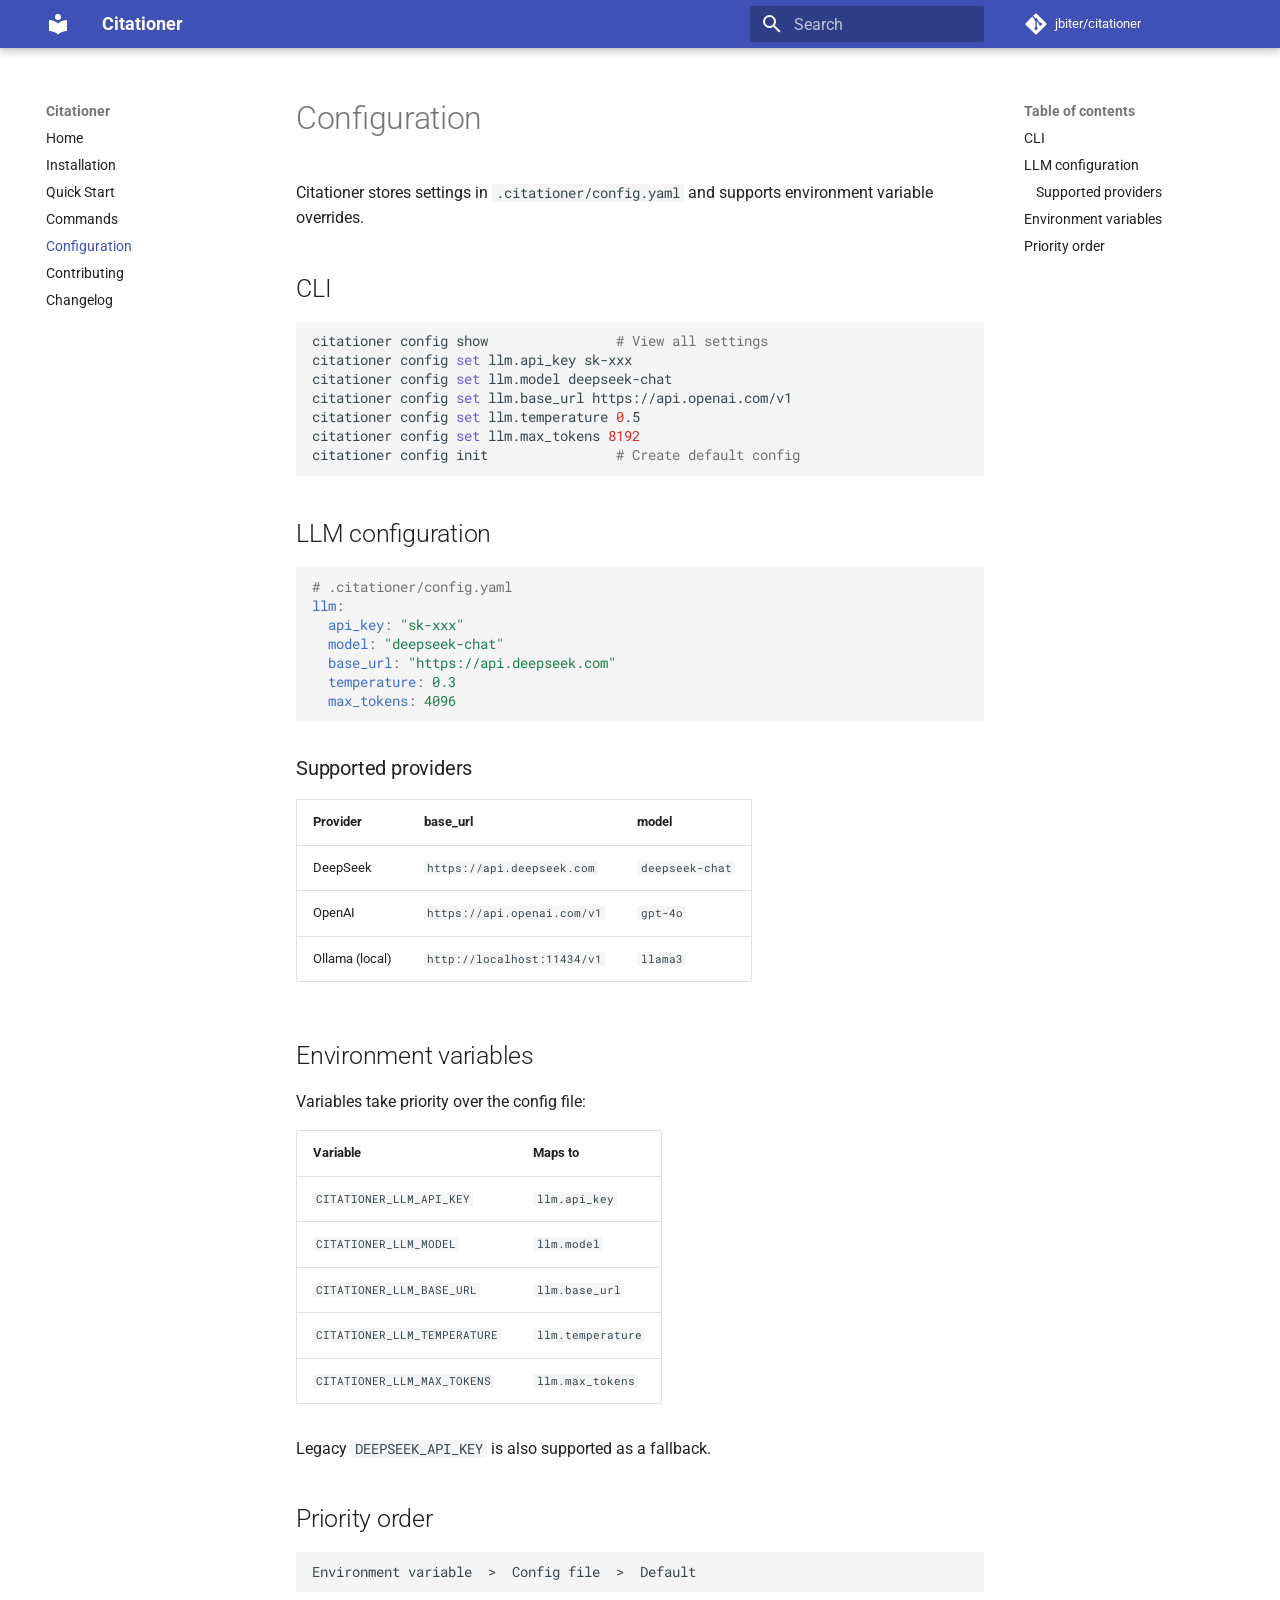
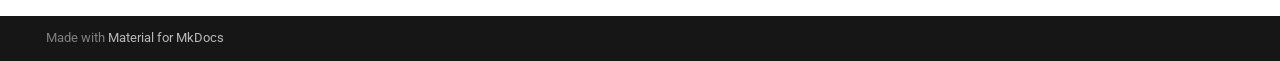
<file: config/index.html>
<!doctype html>
<html lang="en" class="no-js">
  <head>
    
      <meta charset="utf-8">
      <meta name="viewport" content="width=device-width,initial-scale=1">
      
        <meta name="description" content="One-click bibliometric analysis CLI tool">
      
      
      
        <link rel="canonical" href="https://jbiter.github.io/citationer/config/">
      
      
        <link rel="prev" href="../commands/">
      
      
        <link rel="next" href="../contributing/">
      
      
        
      
      
      <link rel="icon" href="../assets/images/favicon.png">
      <meta name="generator" content="mkdocs-1.6.1, mkdocs-material-9.7.6">
    
    
      
        <title>Configuration - Citationer</title>
      
    
    
      <link rel="stylesheet" href="../assets/stylesheets/main.484c7ddc.min.css">
      
        
        <link rel="stylesheet" href="../assets/stylesheets/palette.ab4e12ef.min.css">
      
      


    
    
      
    
    
      
        
        
        <link rel="preconnect" href="https://fonts.gstatic.com" crossorigin>
        <link rel="stylesheet" href="https://fonts.googleapis.com/css?family=Roboto:300,300i,400,400i,700,700i%7CRoboto+Mono:400,400i,700,700i&display=fallback">
        <style>:root{--md-text-font:"Roboto";--md-code-font:"Roboto Mono"}</style>
      
    
    
    <script>__md_scope=new URL("..",location),__md_hash=e=>[...e].reduce(((e,_)=>(e<<5)-e+_.charCodeAt(0)),0),__md_get=(e,_=localStorage,t=__md_scope)=>JSON.parse(_.getItem(t.pathname+"."+e)),__md_set=(e,_,t=localStorage,a=__md_scope)=>{try{t.setItem(a.pathname+"."+e,JSON.stringify(_))}catch(e){}}</script>
    
      

    
    
  </head>
  
  
    
    
    
    
    
    <body dir="ltr" data-md-color-scheme="default" data-md-color-primary="indigo" data-md-color-accent="indigo">
  
    
    <input class="md-toggle" data-md-toggle="drawer" type="checkbox" id="__drawer" autocomplete="off">
    <input class="md-toggle" data-md-toggle="search" type="checkbox" id="__search" autocomplete="off">
    <label class="md-overlay" for="__drawer"></label>
    <div data-md-component="skip">
      
        
        <a href="#configuration" class="md-skip">
          Skip to content
        </a>
      
    </div>
    <div data-md-component="announce">
      
    </div>
    
    
      

  

<header class="md-header md-header--shadow" data-md-component="header">
  <nav class="md-header__inner md-grid" aria-label="Header">
    <a href=".." title="Citationer" class="md-header__button md-logo" aria-label="Citationer" data-md-component="logo">
      
  
  <svg xmlns="http://www.w3.org/2000/svg" viewBox="0 0 24 24"><path d="M12 8a3 3 0 0 0 3-3 3 3 0 0 0-3-3 3 3 0 0 0-3 3 3 3 0 0 0 3 3m0 3.54C9.64 9.35 6.5 8 3 8v11c3.5 0 6.64 1.35 9 3.54 2.36-2.19 5.5-3.54 9-3.54V8c-3.5 0-6.64 1.35-9 3.54"/></svg>

    </a>
    <label class="md-header__button md-icon" for="__drawer">
      
      <svg xmlns="http://www.w3.org/2000/svg" viewBox="0 0 24 24"><path d="M3 6h18v2H3zm0 5h18v2H3zm0 5h18v2H3z"/></svg>
    </label>
    <div class="md-header__title" data-md-component="header-title">
      <div class="md-header__ellipsis">
        <div class="md-header__topic">
          <span class="md-ellipsis">
            Citationer
          </span>
        </div>
        <div class="md-header__topic" data-md-component="header-topic">
          <span class="md-ellipsis">
            
              Configuration
            
          </span>
        </div>
      </div>
    </div>
    
      
    
    
    
    
      
      
        <label class="md-header__button md-icon" for="__search">
          
          <svg xmlns="http://www.w3.org/2000/svg" viewBox="0 0 24 24"><path d="M9.5 3A6.5 6.5 0 0 1 16 9.5c0 1.61-.59 3.09-1.56 4.23l.27.27h.79l5 5-1.5 1.5-5-5v-.79l-.27-.27A6.52 6.52 0 0 1 9.5 16 6.5 6.5 0 0 1 3 9.5 6.5 6.5 0 0 1 9.5 3m0 2C7 5 5 7 5 9.5S7 14 9.5 14 14 12 14 9.5 12 5 9.5 5"/></svg>
        </label>
        <div class="md-search" data-md-component="search" role="dialog">
  <label class="md-search__overlay" for="__search"></label>
  <div class="md-search__inner" role="search">
    <form class="md-search__form" name="search">
      <input type="text" class="md-search__input" name="query" aria-label="Search" placeholder="Search" autocapitalize="off" autocorrect="off" autocomplete="off" spellcheck="false" data-md-component="search-query" required>
      <label class="md-search__icon md-icon" for="__search">
        
        <svg xmlns="http://www.w3.org/2000/svg" viewBox="0 0 24 24"><path d="M9.5 3A6.5 6.5 0 0 1 16 9.5c0 1.61-.59 3.09-1.56 4.23l.27.27h.79l5 5-1.5 1.5-5-5v-.79l-.27-.27A6.52 6.52 0 0 1 9.5 16 6.5 6.5 0 0 1 3 9.5 6.5 6.5 0 0 1 9.5 3m0 2C7 5 5 7 5 9.5S7 14 9.5 14 14 12 14 9.5 12 5 9.5 5"/></svg>
        
        <svg xmlns="http://www.w3.org/2000/svg" viewBox="0 0 24 24"><path d="M20 11v2H8l5.5 5.5-1.42 1.42L4.16 12l7.92-7.92L13.5 5.5 8 11z"/></svg>
      </label>
      <nav class="md-search__options" aria-label="Search">
        
        <button type="reset" class="md-search__icon md-icon" title="Clear" aria-label="Clear" tabindex="-1">
          
          <svg xmlns="http://www.w3.org/2000/svg" viewBox="0 0 24 24"><path d="M19 6.41 17.59 5 12 10.59 6.41 5 5 6.41 10.59 12 5 17.59 6.41 19 12 13.41 17.59 19 19 17.59 13.41 12z"/></svg>
        </button>
      </nav>
      
    </form>
    <div class="md-search__output">
      <div class="md-search__scrollwrap" tabindex="0" data-md-scrollfix>
        <div class="md-search-result" data-md-component="search-result">
          <div class="md-search-result__meta">
            Initializing search
          </div>
          <ol class="md-search-result__list" role="presentation"></ol>
        </div>
      </div>
    </div>
  </div>
</div>
      
    
    
      <div class="md-header__source">
        <a href="https://github.com/jbiter/citationer" title="Go to repository" class="md-source" data-md-component="source">
  <div class="md-source__icon md-icon">
    
    <svg xmlns="http://www.w3.org/2000/svg" viewBox="0 0 448 512"><!--! Font Awesome Free 7.1.0 by @fontawesome - https://fontawesome.com License - https://fontawesome.com/license/free (Icons: CC BY 4.0, Fonts: SIL OFL 1.1, Code: MIT License) Copyright 2025 Fonticons, Inc.--><path d="M439.6 236.1 244 40.5c-5.4-5.5-12.8-8.5-20.4-8.5s-15 3-20.4 8.4L162.5 81l51.5 51.5c27.1-9.1 52.7 16.8 43.4 43.7l49.7 49.7c34.2-11.8 61.2 31 35.5 56.7-26.5 26.5-70.2-2.9-56-37.3L240.3 199v121.9c25.3 12.5 22.3 41.8 9.1 55-6.4 6.4-15.2 10.1-24.3 10.1s-17.8-3.6-24.3-10.1c-17.6-17.6-11.1-46.9 11.2-56v-123c-20.8-8.5-24.6-30.7-18.6-45L142.6 101 8.5 235.1C3 240.6 0 247.9 0 255.5s3 15 8.5 20.4l195.6 195.7c5.4 5.4 12.7 8.4 20.4 8.4s15-3 20.4-8.4l194.7-194.7c5.4-5.4 8.4-12.8 8.4-20.4s-3-15-8.4-20.4"/></svg>
  </div>
  <div class="md-source__repository">
    jbiter/citationer
  </div>
</a>
      </div>
    
  </nav>
  
</header>
    
    <div class="md-container" data-md-component="container">
      
      
        
          
        
      
      <main class="md-main" data-md-component="main">
        <div class="md-main__inner md-grid">
          
            
              
              <div class="md-sidebar md-sidebar--primary" data-md-component="sidebar" data-md-type="navigation" >
                <div class="md-sidebar__scrollwrap">
                  <div class="md-sidebar__inner">
                    



<nav class="md-nav md-nav--primary" aria-label="Navigation" data-md-level="0">
  <label class="md-nav__title" for="__drawer">
    <a href=".." title="Citationer" class="md-nav__button md-logo" aria-label="Citationer" data-md-component="logo">
      
  
  <svg xmlns="http://www.w3.org/2000/svg" viewBox="0 0 24 24"><path d="M12 8a3 3 0 0 0 3-3 3 3 0 0 0-3-3 3 3 0 0 0-3 3 3 3 0 0 0 3 3m0 3.54C9.64 9.35 6.5 8 3 8v11c3.5 0 6.64 1.35 9 3.54 2.36-2.19 5.5-3.54 9-3.54V8c-3.5 0-6.64 1.35-9 3.54"/></svg>

    </a>
    Citationer
  </label>
  
    <div class="md-nav__source">
      <a href="https://github.com/jbiter/citationer" title="Go to repository" class="md-source" data-md-component="source">
  <div class="md-source__icon md-icon">
    
    <svg xmlns="http://www.w3.org/2000/svg" viewBox="0 0 448 512"><!--! Font Awesome Free 7.1.0 by @fontawesome - https://fontawesome.com License - https://fontawesome.com/license/free (Icons: CC BY 4.0, Fonts: SIL OFL 1.1, Code: MIT License) Copyright 2025 Fonticons, Inc.--><path d="M439.6 236.1 244 40.5c-5.4-5.5-12.8-8.5-20.4-8.5s-15 3-20.4 8.4L162.5 81l51.5 51.5c27.1-9.1 52.7 16.8 43.4 43.7l49.7 49.7c34.2-11.8 61.2 31 35.5 56.7-26.5 26.5-70.2-2.9-56-37.3L240.3 199v121.9c25.3 12.5 22.3 41.8 9.1 55-6.4 6.4-15.2 10.1-24.3 10.1s-17.8-3.6-24.3-10.1c-17.6-17.6-11.1-46.9 11.2-56v-123c-20.8-8.5-24.6-30.7-18.6-45L142.6 101 8.5 235.1C3 240.6 0 247.9 0 255.5s3 15 8.5 20.4l195.6 195.7c5.4 5.4 12.7 8.4 20.4 8.4s15-3 20.4-8.4l194.7-194.7c5.4-5.4 8.4-12.8 8.4-20.4s-3-15-8.4-20.4"/></svg>
  </div>
  <div class="md-source__repository">
    jbiter/citationer
  </div>
</a>
    </div>
  
  <ul class="md-nav__list" data-md-scrollfix>
    
      
      
  
  
  
  
    <li class="md-nav__item">
      <a href=".." class="md-nav__link">
        
  
  
  <span class="md-ellipsis">
    
  
    Home
  

    
  </span>
  
  

      </a>
    </li>
  

    
      
      
  
  
  
  
    <li class="md-nav__item">
      <a href="../install/" class="md-nav__link">
        
  
  
  <span class="md-ellipsis">
    
  
    Installation
  

    
  </span>
  
  

      </a>
    </li>
  

    
      
      
  
  
  
  
    <li class="md-nav__item">
      <a href="../quickstart/" class="md-nav__link">
        
  
  
  <span class="md-ellipsis">
    
  
    Quick Start
  

    
  </span>
  
  

      </a>
    </li>
  

    
      
      
  
  
  
  
    <li class="md-nav__item">
      <a href="../commands/" class="md-nav__link">
        
  
  
  <span class="md-ellipsis">
    
  
    Commands
  

    
  </span>
  
  

      </a>
    </li>
  

    
      
      
  
  
    
  
  
  
    <li class="md-nav__item md-nav__item--active">
      
      <input class="md-nav__toggle md-toggle" type="checkbox" id="__toc">
      
      
        
      
      
        <label class="md-nav__link md-nav__link--active" for="__toc">
          
  
  
  <span class="md-ellipsis">
    
  
    Configuration
  

    
  </span>
  
  

          <span class="md-nav__icon md-icon"></span>
        </label>
      
      <a href="./" class="md-nav__link md-nav__link--active">
        
  
  
  <span class="md-ellipsis">
    
  
    Configuration
  

    
  </span>
  
  

      </a>
      
        

<nav class="md-nav md-nav--secondary" aria-label="Table of contents">
  
  
  
    
  
  
    <label class="md-nav__title" for="__toc">
      <span class="md-nav__icon md-icon"></span>
      Table of contents
    </label>
    <ul class="md-nav__list" data-md-component="toc" data-md-scrollfix>
      
        <li class="md-nav__item">
  <a href="#cli" class="md-nav__link">
    <span class="md-ellipsis">
      
        CLI
      
    </span>
  </a>
  
</li>
      
        <li class="md-nav__item">
  <a href="#llm-configuration" class="md-nav__link">
    <span class="md-ellipsis">
      
        LLM configuration
      
    </span>
  </a>
  
    <nav class="md-nav" aria-label="LLM configuration">
      <ul class="md-nav__list">
        
          <li class="md-nav__item">
  <a href="#supported-providers" class="md-nav__link">
    <span class="md-ellipsis">
      
        Supported providers
      
    </span>
  </a>
  
</li>
        
      </ul>
    </nav>
  
</li>
      
        <li class="md-nav__item">
  <a href="#environment-variables" class="md-nav__link">
    <span class="md-ellipsis">
      
        Environment variables
      
    </span>
  </a>
  
</li>
      
        <li class="md-nav__item">
  <a href="#priority-order" class="md-nav__link">
    <span class="md-ellipsis">
      
        Priority order
      
    </span>
  </a>
  
</li>
      
    </ul>
  
</nav>
      
    </li>
  

    
      
      
  
  
  
  
    <li class="md-nav__item">
      <a href="../contributing/" class="md-nav__link">
        
  
  
  <span class="md-ellipsis">
    
  
    Contributing
  

    
  </span>
  
  

      </a>
    </li>
  

    
      
      
  
  
  
  
    <li class="md-nav__item">
      <a href="../changelog/" class="md-nav__link">
        
  
  
  <span class="md-ellipsis">
    
  
    Changelog
  

    
  </span>
  
  

      </a>
    </li>
  

    
  </ul>
</nav>
                  </div>
                </div>
              </div>
            
            
              
              <div class="md-sidebar md-sidebar--secondary" data-md-component="sidebar" data-md-type="toc" >
                <div class="md-sidebar__scrollwrap">
                  <div class="md-sidebar__inner">
                    

<nav class="md-nav md-nav--secondary" aria-label="Table of contents">
  
  
  
    
  
  
    <label class="md-nav__title" for="__toc">
      <span class="md-nav__icon md-icon"></span>
      Table of contents
    </label>
    <ul class="md-nav__list" data-md-component="toc" data-md-scrollfix>
      
        <li class="md-nav__item">
  <a href="#cli" class="md-nav__link">
    <span class="md-ellipsis">
      
        CLI
      
    </span>
  </a>
  
</li>
      
        <li class="md-nav__item">
  <a href="#llm-configuration" class="md-nav__link">
    <span class="md-ellipsis">
      
        LLM configuration
      
    </span>
  </a>
  
    <nav class="md-nav" aria-label="LLM configuration">
      <ul class="md-nav__list">
        
          <li class="md-nav__item">
  <a href="#supported-providers" class="md-nav__link">
    <span class="md-ellipsis">
      
        Supported providers
      
    </span>
  </a>
  
</li>
        
      </ul>
    </nav>
  
</li>
      
        <li class="md-nav__item">
  <a href="#environment-variables" class="md-nav__link">
    <span class="md-ellipsis">
      
        Environment variables
      
    </span>
  </a>
  
</li>
      
        <li class="md-nav__item">
  <a href="#priority-order" class="md-nav__link">
    <span class="md-ellipsis">
      
        Priority order
      
    </span>
  </a>
  
</li>
      
    </ul>
  
</nav>
                  </div>
                </div>
              </div>
            
          
          
            <div class="md-content" data-md-component="content">
              
              <article class="md-content__inner md-typeset">
                
                  


  
  


<h1 id="configuration">Configuration<a class="headerlink" href="#configuration" title="Permanent link">&para;</a></h1>
<p>Citationer stores settings in <code>.citationer/config.yaml</code> and supports environment variable overrides.</p>
<h2 id="cli">CLI<a class="headerlink" href="#cli" title="Permanent link">&para;</a></h2>
<div class="highlight"><pre><span></span><code>citationer<span class="w"> </span>config<span class="w"> </span>show<span class="w">                </span><span class="c1"># View all settings</span>
citationer<span class="w"> </span>config<span class="w"> </span><span class="nb">set</span><span class="w"> </span>llm.api_key<span class="w"> </span>sk-xxx
citationer<span class="w"> </span>config<span class="w"> </span><span class="nb">set</span><span class="w"> </span>llm.model<span class="w"> </span>deepseek-chat
citationer<span class="w"> </span>config<span class="w"> </span><span class="nb">set</span><span class="w"> </span>llm.base_url<span class="w"> </span>https://api.openai.com/v1
citationer<span class="w"> </span>config<span class="w"> </span><span class="nb">set</span><span class="w"> </span>llm.temperature<span class="w"> </span><span class="m">0</span>.5
citationer<span class="w"> </span>config<span class="w"> </span><span class="nb">set</span><span class="w"> </span>llm.max_tokens<span class="w"> </span><span class="m">8192</span>
citationer<span class="w"> </span>config<span class="w"> </span>init<span class="w">                </span><span class="c1"># Create default config</span>
</code></pre></div>
<h2 id="llm-configuration">LLM configuration<a class="headerlink" href="#llm-configuration" title="Permanent link">&para;</a></h2>
<div class="highlight"><pre><span></span><code><span class="c1"># .citationer/config.yaml</span>
<span class="nt">llm</span><span class="p">:</span>
<span class="w">  </span><span class="nt">api_key</span><span class="p">:</span><span class="w"> </span><span class="s">&quot;sk-xxx&quot;</span>
<span class="w">  </span><span class="nt">model</span><span class="p">:</span><span class="w"> </span><span class="s">&quot;deepseek-chat&quot;</span>
<span class="w">  </span><span class="nt">base_url</span><span class="p">:</span><span class="w"> </span><span class="s">&quot;https://api.deepseek.com&quot;</span>
<span class="w">  </span><span class="nt">temperature</span><span class="p">:</span><span class="w"> </span><span class="l l-Scalar l-Scalar-Plain">0.3</span>
<span class="w">  </span><span class="nt">max_tokens</span><span class="p">:</span><span class="w"> </span><span class="l l-Scalar l-Scalar-Plain">4096</span>
</code></pre></div>
<h3 id="supported-providers">Supported providers<a class="headerlink" href="#supported-providers" title="Permanent link">&para;</a></h3>
<table>
<thead>
<tr>
<th>Provider</th>
<th>base_url</th>
<th>model</th>
</tr>
</thead>
<tbody>
<tr>
<td>DeepSeek</td>
<td><code>https://api.deepseek.com</code></td>
<td><code>deepseek-chat</code></td>
</tr>
<tr>
<td>OpenAI</td>
<td><code>https://api.openai.com/v1</code></td>
<td><code>gpt-4o</code></td>
</tr>
<tr>
<td>Ollama (local)</td>
<td><code>http://localhost:11434/v1</code></td>
<td><code>llama3</code></td>
</tr>
</tbody>
</table>
<h2 id="environment-variables">Environment variables<a class="headerlink" href="#environment-variables" title="Permanent link">&para;</a></h2>
<p>Variables take priority over the config file:</p>
<table>
<thead>
<tr>
<th>Variable</th>
<th>Maps to</th>
</tr>
</thead>
<tbody>
<tr>
<td><code>CITATIONER_LLM_API_KEY</code></td>
<td><code>llm.api_key</code></td>
</tr>
<tr>
<td><code>CITATIONER_LLM_MODEL</code></td>
<td><code>llm.model</code></td>
</tr>
<tr>
<td><code>CITATIONER_LLM_BASE_URL</code></td>
<td><code>llm.base_url</code></td>
</tr>
<tr>
<td><code>CITATIONER_LLM_TEMPERATURE</code></td>
<td><code>llm.temperature</code></td>
</tr>
<tr>
<td><code>CITATIONER_LLM_MAX_TOKENS</code></td>
<td><code>llm.max_tokens</code></td>
</tr>
</tbody>
</table>
<p>Legacy <code>DEEPSEEK_API_KEY</code> is also supported as a fallback.</p>
<h2 id="priority-order">Priority order<a class="headerlink" href="#priority-order" title="Permanent link">&para;</a></h2>
<div class="highlight"><pre><span></span><code>Environment variable  &gt;  Config file  &gt;  Default
</code></pre></div>












                
              </article>
            </div>
          
          
<script>var target=document.getElementById(location.hash.slice(1));target&&target.name&&(target.checked=target.name.startsWith("__tabbed_"))</script>
        </div>
        
      </main>
      
        <footer class="md-footer">
  
  <div class="md-footer-meta md-typeset">
    <div class="md-footer-meta__inner md-grid">
      <div class="md-copyright">
  
  
    Made with
    <a href="https://squidfunk.github.io/mkdocs-material/" target="_blank" rel="noopener">
      Material for MkDocs
    </a>
  
</div>
      
    </div>
  </div>
</footer>
      
    </div>
    <div class="md-dialog" data-md-component="dialog">
      <div class="md-dialog__inner md-typeset"></div>
    </div>
    
    
    
      
      
      <script id="__config" type="application/json">{"annotate": null, "base": "..", "features": [], "search": "../assets/javascripts/workers/search.2c215733.min.js", "tags": null, "translations": {"clipboard.copied": "Copied to clipboard", "clipboard.copy": "Copy to clipboard", "search.result.more.one": "1 more on this page", "search.result.more.other": "# more on this page", "search.result.none": "No matching documents", "search.result.one": "1 matching document", "search.result.other": "# matching documents", "search.result.placeholder": "Type to start searching", "search.result.term.missing": "Missing", "select.version": "Select version"}, "version": null}</script>
    
    
      <script src="../assets/javascripts/bundle.79ae519e.min.js"></script>
      
    
  </body>
</html>
</file>
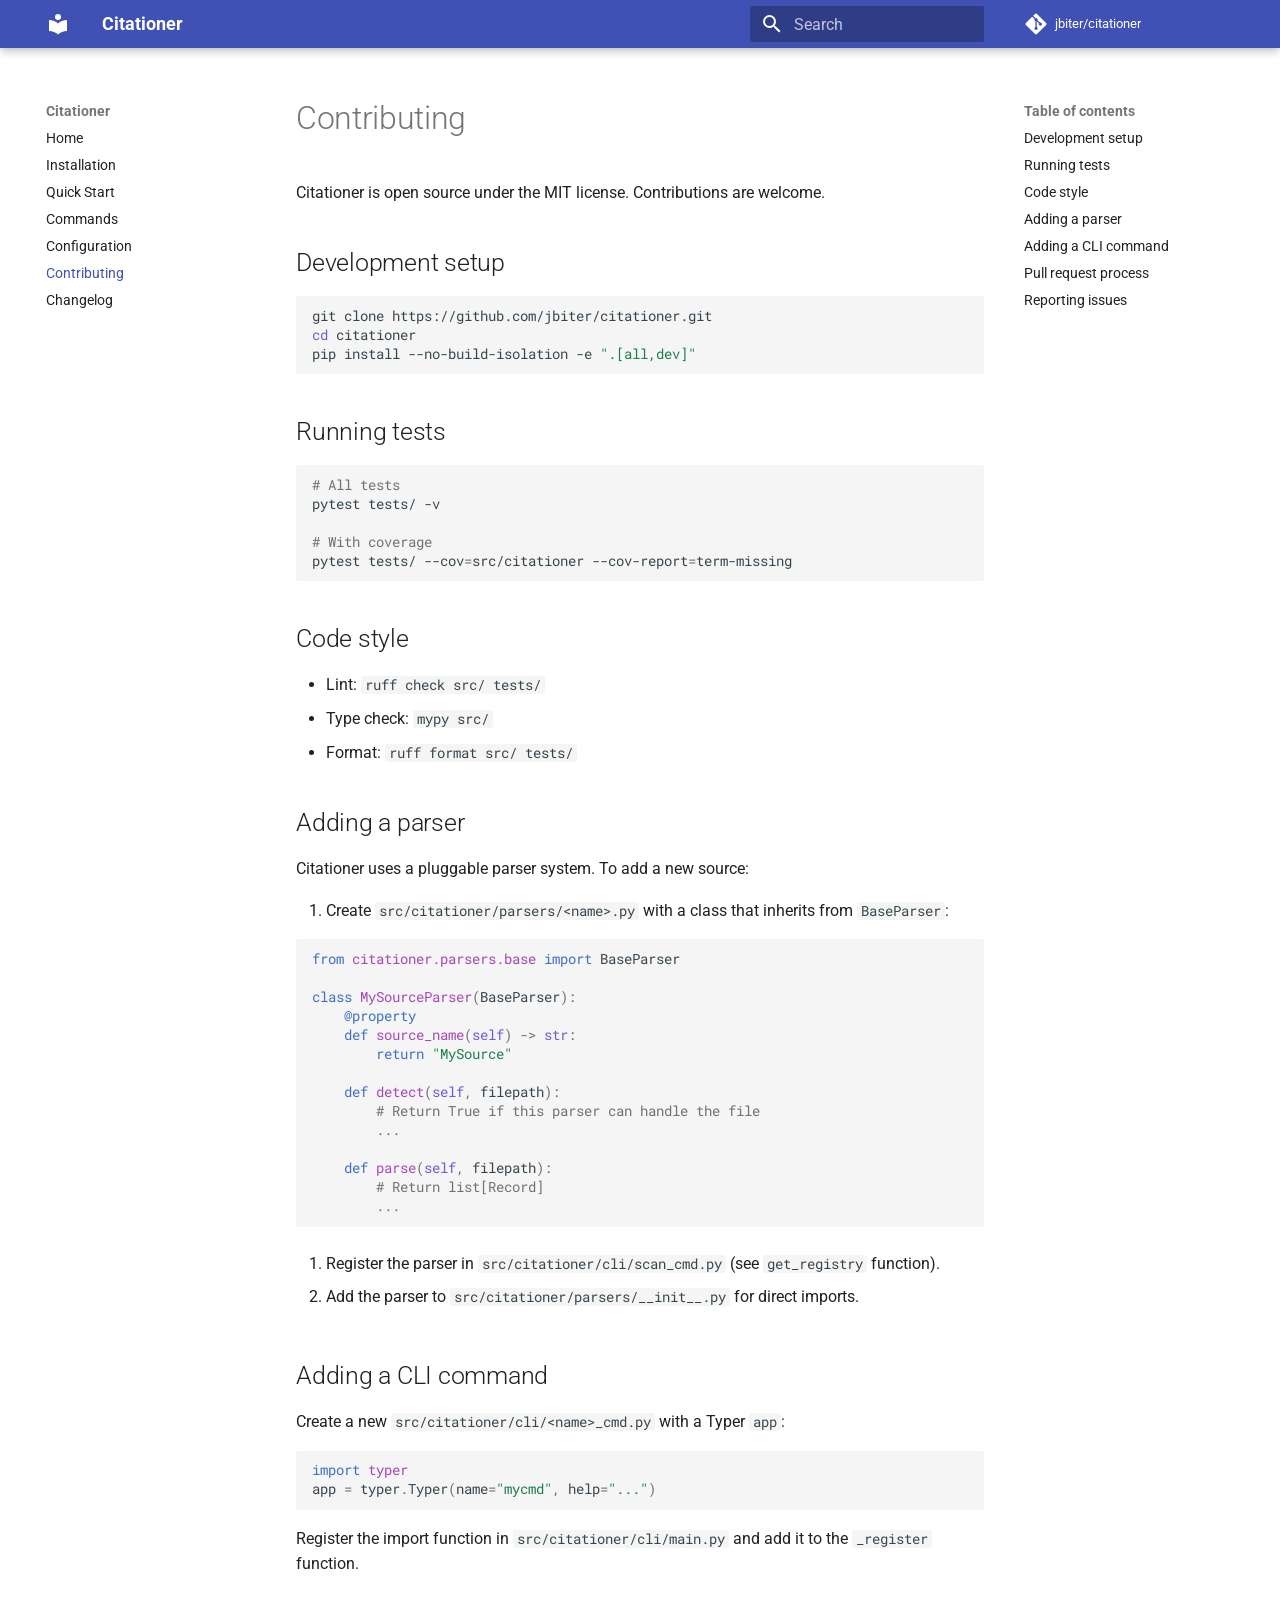
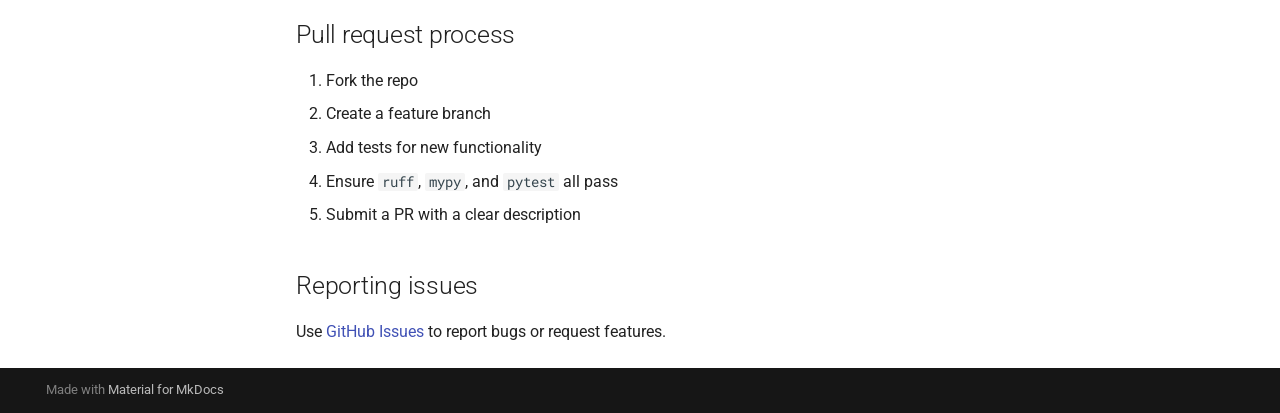
<file: contributing/index.html>
<!doctype html>
<html lang="en" class="no-js">
  <head>
    
      <meta charset="utf-8">
      <meta name="viewport" content="width=device-width,initial-scale=1">
      
        <meta name="description" content="One-click bibliometric analysis CLI tool">
      
      
      
        <link rel="canonical" href="https://jbiter.github.io/citationer/contributing/">
      
      
        <link rel="prev" href="../config/">
      
      
        <link rel="next" href="../changelog/">
      
      
        
      
      
      <link rel="icon" href="../assets/images/favicon.png">
      <meta name="generator" content="mkdocs-1.6.1, mkdocs-material-9.7.6">
    
    
      
        <title>Contributing - Citationer</title>
      
    
    
      <link rel="stylesheet" href="../assets/stylesheets/main.484c7ddc.min.css">
      
        
        <link rel="stylesheet" href="../assets/stylesheets/palette.ab4e12ef.min.css">
      
      


    
    
      
    
    
      
        
        
        <link rel="preconnect" href="https://fonts.gstatic.com" crossorigin>
        <link rel="stylesheet" href="https://fonts.googleapis.com/css?family=Roboto:300,300i,400,400i,700,700i%7CRoboto+Mono:400,400i,700,700i&display=fallback">
        <style>:root{--md-text-font:"Roboto";--md-code-font:"Roboto Mono"}</style>
      
    
    
    <script>__md_scope=new URL("..",location),__md_hash=e=>[...e].reduce(((e,_)=>(e<<5)-e+_.charCodeAt(0)),0),__md_get=(e,_=localStorage,t=__md_scope)=>JSON.parse(_.getItem(t.pathname+"."+e)),__md_set=(e,_,t=localStorage,a=__md_scope)=>{try{t.setItem(a.pathname+"."+e,JSON.stringify(_))}catch(e){}}</script>
    
      

    
    
  </head>
  
  
    
    
    
    
    
    <body dir="ltr" data-md-color-scheme="default" data-md-color-primary="indigo" data-md-color-accent="indigo">
  
    
    <input class="md-toggle" data-md-toggle="drawer" type="checkbox" id="__drawer" autocomplete="off">
    <input class="md-toggle" data-md-toggle="search" type="checkbox" id="__search" autocomplete="off">
    <label class="md-overlay" for="__drawer"></label>
    <div data-md-component="skip">
      
        
        <a href="#contributing" class="md-skip">
          Skip to content
        </a>
      
    </div>
    <div data-md-component="announce">
      
    </div>
    
    
      

  

<header class="md-header md-header--shadow" data-md-component="header">
  <nav class="md-header__inner md-grid" aria-label="Header">
    <a href=".." title="Citationer" class="md-header__button md-logo" aria-label="Citationer" data-md-component="logo">
      
  
  <svg xmlns="http://www.w3.org/2000/svg" viewBox="0 0 24 24"><path d="M12 8a3 3 0 0 0 3-3 3 3 0 0 0-3-3 3 3 0 0 0-3 3 3 3 0 0 0 3 3m0 3.54C9.64 9.35 6.5 8 3 8v11c3.5 0 6.64 1.35 9 3.54 2.36-2.19 5.5-3.54 9-3.54V8c-3.5 0-6.64 1.35-9 3.54"/></svg>

    </a>
    <label class="md-header__button md-icon" for="__drawer">
      
      <svg xmlns="http://www.w3.org/2000/svg" viewBox="0 0 24 24"><path d="M3 6h18v2H3zm0 5h18v2H3zm0 5h18v2H3z"/></svg>
    </label>
    <div class="md-header__title" data-md-component="header-title">
      <div class="md-header__ellipsis">
        <div class="md-header__topic">
          <span class="md-ellipsis">
            Citationer
          </span>
        </div>
        <div class="md-header__topic" data-md-component="header-topic">
          <span class="md-ellipsis">
            
              Contributing
            
          </span>
        </div>
      </div>
    </div>
    
      
    
    
    
    
      
      
        <label class="md-header__button md-icon" for="__search">
          
          <svg xmlns="http://www.w3.org/2000/svg" viewBox="0 0 24 24"><path d="M9.5 3A6.5 6.5 0 0 1 16 9.5c0 1.61-.59 3.09-1.56 4.23l.27.27h.79l5 5-1.5 1.5-5-5v-.79l-.27-.27A6.52 6.52 0 0 1 9.5 16 6.5 6.5 0 0 1 3 9.5 6.5 6.5 0 0 1 9.5 3m0 2C7 5 5 7 5 9.5S7 14 9.5 14 14 12 14 9.5 12 5 9.5 5"/></svg>
        </label>
        <div class="md-search" data-md-component="search" role="dialog">
  <label class="md-search__overlay" for="__search"></label>
  <div class="md-search__inner" role="search">
    <form class="md-search__form" name="search">
      <input type="text" class="md-search__input" name="query" aria-label="Search" placeholder="Search" autocapitalize="off" autocorrect="off" autocomplete="off" spellcheck="false" data-md-component="search-query" required>
      <label class="md-search__icon md-icon" for="__search">
        
        <svg xmlns="http://www.w3.org/2000/svg" viewBox="0 0 24 24"><path d="M9.5 3A6.5 6.5 0 0 1 16 9.5c0 1.61-.59 3.09-1.56 4.23l.27.27h.79l5 5-1.5 1.5-5-5v-.79l-.27-.27A6.52 6.52 0 0 1 9.5 16 6.5 6.5 0 0 1 3 9.5 6.5 6.5 0 0 1 9.5 3m0 2C7 5 5 7 5 9.5S7 14 9.5 14 14 12 14 9.5 12 5 9.5 5"/></svg>
        
        <svg xmlns="http://www.w3.org/2000/svg" viewBox="0 0 24 24"><path d="M20 11v2H8l5.5 5.5-1.42 1.42L4.16 12l7.92-7.92L13.5 5.5 8 11z"/></svg>
      </label>
      <nav class="md-search__options" aria-label="Search">
        
        <button type="reset" class="md-search__icon md-icon" title="Clear" aria-label="Clear" tabindex="-1">
          
          <svg xmlns="http://www.w3.org/2000/svg" viewBox="0 0 24 24"><path d="M19 6.41 17.59 5 12 10.59 6.41 5 5 6.41 10.59 12 5 17.59 6.41 19 12 13.41 17.59 19 19 17.59 13.41 12z"/></svg>
        </button>
      </nav>
      
    </form>
    <div class="md-search__output">
      <div class="md-search__scrollwrap" tabindex="0" data-md-scrollfix>
        <div class="md-search-result" data-md-component="search-result">
          <div class="md-search-result__meta">
            Initializing search
          </div>
          <ol class="md-search-result__list" role="presentation"></ol>
        </div>
      </div>
    </div>
  </div>
</div>
      
    
    
      <div class="md-header__source">
        <a href="https://github.com/jbiter/citationer" title="Go to repository" class="md-source" data-md-component="source">
  <div class="md-source__icon md-icon">
    
    <svg xmlns="http://www.w3.org/2000/svg" viewBox="0 0 448 512"><!--! Font Awesome Free 7.1.0 by @fontawesome - https://fontawesome.com License - https://fontawesome.com/license/free (Icons: CC BY 4.0, Fonts: SIL OFL 1.1, Code: MIT License) Copyright 2025 Fonticons, Inc.--><path d="M439.6 236.1 244 40.5c-5.4-5.5-12.8-8.5-20.4-8.5s-15 3-20.4 8.4L162.5 81l51.5 51.5c27.1-9.1 52.7 16.8 43.4 43.7l49.7 49.7c34.2-11.8 61.2 31 35.5 56.7-26.5 26.5-70.2-2.9-56-37.3L240.3 199v121.9c25.3 12.5 22.3 41.8 9.1 55-6.4 6.4-15.2 10.1-24.3 10.1s-17.8-3.6-24.3-10.1c-17.6-17.6-11.1-46.9 11.2-56v-123c-20.8-8.5-24.6-30.7-18.6-45L142.6 101 8.5 235.1C3 240.6 0 247.9 0 255.5s3 15 8.5 20.4l195.6 195.7c5.4 5.4 12.7 8.4 20.4 8.4s15-3 20.4-8.4l194.7-194.7c5.4-5.4 8.4-12.8 8.4-20.4s-3-15-8.4-20.4"/></svg>
  </div>
  <div class="md-source__repository">
    jbiter/citationer
  </div>
</a>
      </div>
    
  </nav>
  
</header>
    
    <div class="md-container" data-md-component="container">
      
      
        
          
        
      
      <main class="md-main" data-md-component="main">
        <div class="md-main__inner md-grid">
          
            
              
              <div class="md-sidebar md-sidebar--primary" data-md-component="sidebar" data-md-type="navigation" >
                <div class="md-sidebar__scrollwrap">
                  <div class="md-sidebar__inner">
                    



<nav class="md-nav md-nav--primary" aria-label="Navigation" data-md-level="0">
  <label class="md-nav__title" for="__drawer">
    <a href=".." title="Citationer" class="md-nav__button md-logo" aria-label="Citationer" data-md-component="logo">
      
  
  <svg xmlns="http://www.w3.org/2000/svg" viewBox="0 0 24 24"><path d="M12 8a3 3 0 0 0 3-3 3 3 0 0 0-3-3 3 3 0 0 0-3 3 3 3 0 0 0 3 3m0 3.54C9.64 9.35 6.5 8 3 8v11c3.5 0 6.64 1.35 9 3.54 2.36-2.19 5.5-3.54 9-3.54V8c-3.5 0-6.64 1.35-9 3.54"/></svg>

    </a>
    Citationer
  </label>
  
    <div class="md-nav__source">
      <a href="https://github.com/jbiter/citationer" title="Go to repository" class="md-source" data-md-component="source">
  <div class="md-source__icon md-icon">
    
    <svg xmlns="http://www.w3.org/2000/svg" viewBox="0 0 448 512"><!--! Font Awesome Free 7.1.0 by @fontawesome - https://fontawesome.com License - https://fontawesome.com/license/free (Icons: CC BY 4.0, Fonts: SIL OFL 1.1, Code: MIT License) Copyright 2025 Fonticons, Inc.--><path d="M439.6 236.1 244 40.5c-5.4-5.5-12.8-8.5-20.4-8.5s-15 3-20.4 8.4L162.5 81l51.5 51.5c27.1-9.1 52.7 16.8 43.4 43.7l49.7 49.7c34.2-11.8 61.2 31 35.5 56.7-26.5 26.5-70.2-2.9-56-37.3L240.3 199v121.9c25.3 12.5 22.3 41.8 9.1 55-6.4 6.4-15.2 10.1-24.3 10.1s-17.8-3.6-24.3-10.1c-17.6-17.6-11.1-46.9 11.2-56v-123c-20.8-8.5-24.6-30.7-18.6-45L142.6 101 8.5 235.1C3 240.6 0 247.9 0 255.5s3 15 8.5 20.4l195.6 195.7c5.4 5.4 12.7 8.4 20.4 8.4s15-3 20.4-8.4l194.7-194.7c5.4-5.4 8.4-12.8 8.4-20.4s-3-15-8.4-20.4"/></svg>
  </div>
  <div class="md-source__repository">
    jbiter/citationer
  </div>
</a>
    </div>
  
  <ul class="md-nav__list" data-md-scrollfix>
    
      
      
  
  
  
  
    <li class="md-nav__item">
      <a href=".." class="md-nav__link">
        
  
  
  <span class="md-ellipsis">
    
  
    Home
  

    
  </span>
  
  

      </a>
    </li>
  

    
      
      
  
  
  
  
    <li class="md-nav__item">
      <a href="../install/" class="md-nav__link">
        
  
  
  <span class="md-ellipsis">
    
  
    Installation
  

    
  </span>
  
  

      </a>
    </li>
  

    
      
      
  
  
  
  
    <li class="md-nav__item">
      <a href="../quickstart/" class="md-nav__link">
        
  
  
  <span class="md-ellipsis">
    
  
    Quick Start
  

    
  </span>
  
  

      </a>
    </li>
  

    
      
      
  
  
  
  
    <li class="md-nav__item">
      <a href="../commands/" class="md-nav__link">
        
  
  
  <span class="md-ellipsis">
    
  
    Commands
  

    
  </span>
  
  

      </a>
    </li>
  

    
      
      
  
  
  
  
    <li class="md-nav__item">
      <a href="../config/" class="md-nav__link">
        
  
  
  <span class="md-ellipsis">
    
  
    Configuration
  

    
  </span>
  
  

      </a>
    </li>
  

    
      
      
  
  
    
  
  
  
    <li class="md-nav__item md-nav__item--active">
      
      <input class="md-nav__toggle md-toggle" type="checkbox" id="__toc">
      
      
        
      
      
        <label class="md-nav__link md-nav__link--active" for="__toc">
          
  
  
  <span class="md-ellipsis">
    
  
    Contributing
  

    
  </span>
  
  

          <span class="md-nav__icon md-icon"></span>
        </label>
      
      <a href="./" class="md-nav__link md-nav__link--active">
        
  
  
  <span class="md-ellipsis">
    
  
    Contributing
  

    
  </span>
  
  

      </a>
      
        

<nav class="md-nav md-nav--secondary" aria-label="Table of contents">
  
  
  
    
  
  
    <label class="md-nav__title" for="__toc">
      <span class="md-nav__icon md-icon"></span>
      Table of contents
    </label>
    <ul class="md-nav__list" data-md-component="toc" data-md-scrollfix>
      
        <li class="md-nav__item">
  <a href="#development-setup" class="md-nav__link">
    <span class="md-ellipsis">
      
        Development setup
      
    </span>
  </a>
  
</li>
      
        <li class="md-nav__item">
  <a href="#running-tests" class="md-nav__link">
    <span class="md-ellipsis">
      
        Running tests
      
    </span>
  </a>
  
</li>
      
        <li class="md-nav__item">
  <a href="#code-style" class="md-nav__link">
    <span class="md-ellipsis">
      
        Code style
      
    </span>
  </a>
  
</li>
      
        <li class="md-nav__item">
  <a href="#adding-a-parser" class="md-nav__link">
    <span class="md-ellipsis">
      
        Adding a parser
      
    </span>
  </a>
  
</li>
      
        <li class="md-nav__item">
  <a href="#adding-a-cli-command" class="md-nav__link">
    <span class="md-ellipsis">
      
        Adding a CLI command
      
    </span>
  </a>
  
</li>
      
        <li class="md-nav__item">
  <a href="#pull-request-process" class="md-nav__link">
    <span class="md-ellipsis">
      
        Pull request process
      
    </span>
  </a>
  
</li>
      
        <li class="md-nav__item">
  <a href="#reporting-issues" class="md-nav__link">
    <span class="md-ellipsis">
      
        Reporting issues
      
    </span>
  </a>
  
</li>
      
    </ul>
  
</nav>
      
    </li>
  

    
      
      
  
  
  
  
    <li class="md-nav__item">
      <a href="../changelog/" class="md-nav__link">
        
  
  
  <span class="md-ellipsis">
    
  
    Changelog
  

    
  </span>
  
  

      </a>
    </li>
  

    
  </ul>
</nav>
                  </div>
                </div>
              </div>
            
            
              
              <div class="md-sidebar md-sidebar--secondary" data-md-component="sidebar" data-md-type="toc" >
                <div class="md-sidebar__scrollwrap">
                  <div class="md-sidebar__inner">
                    

<nav class="md-nav md-nav--secondary" aria-label="Table of contents">
  
  
  
    
  
  
    <label class="md-nav__title" for="__toc">
      <span class="md-nav__icon md-icon"></span>
      Table of contents
    </label>
    <ul class="md-nav__list" data-md-component="toc" data-md-scrollfix>
      
        <li class="md-nav__item">
  <a href="#development-setup" class="md-nav__link">
    <span class="md-ellipsis">
      
        Development setup
      
    </span>
  </a>
  
</li>
      
        <li class="md-nav__item">
  <a href="#running-tests" class="md-nav__link">
    <span class="md-ellipsis">
      
        Running tests
      
    </span>
  </a>
  
</li>
      
        <li class="md-nav__item">
  <a href="#code-style" class="md-nav__link">
    <span class="md-ellipsis">
      
        Code style
      
    </span>
  </a>
  
</li>
      
        <li class="md-nav__item">
  <a href="#adding-a-parser" class="md-nav__link">
    <span class="md-ellipsis">
      
        Adding a parser
      
    </span>
  </a>
  
</li>
      
        <li class="md-nav__item">
  <a href="#adding-a-cli-command" class="md-nav__link">
    <span class="md-ellipsis">
      
        Adding a CLI command
      
    </span>
  </a>
  
</li>
      
        <li class="md-nav__item">
  <a href="#pull-request-process" class="md-nav__link">
    <span class="md-ellipsis">
      
        Pull request process
      
    </span>
  </a>
  
</li>
      
        <li class="md-nav__item">
  <a href="#reporting-issues" class="md-nav__link">
    <span class="md-ellipsis">
      
        Reporting issues
      
    </span>
  </a>
  
</li>
      
    </ul>
  
</nav>
                  </div>
                </div>
              </div>
            
          
          
            <div class="md-content" data-md-component="content">
              
              <article class="md-content__inner md-typeset">
                
                  


  
  


<h1 id="contributing">Contributing<a class="headerlink" href="#contributing" title="Permanent link">&para;</a></h1>
<p>Citationer is open source under the MIT license. Contributions are welcome.</p>
<h2 id="development-setup">Development setup<a class="headerlink" href="#development-setup" title="Permanent link">&para;</a></h2>
<div class="highlight"><pre><span></span><code>git<span class="w"> </span>clone<span class="w"> </span>https://github.com/jbiter/citationer.git
<span class="nb">cd</span><span class="w"> </span>citationer
pip<span class="w"> </span>install<span class="w"> </span>--no-build-isolation<span class="w"> </span>-e<span class="w"> </span><span class="s2">&quot;.[all,dev]&quot;</span>
</code></pre></div>
<h2 id="running-tests">Running tests<a class="headerlink" href="#running-tests" title="Permanent link">&para;</a></h2>
<div class="highlight"><pre><span></span><code><span class="c1"># All tests</span>
pytest<span class="w"> </span>tests/<span class="w"> </span>-v

<span class="c1"># With coverage</span>
pytest<span class="w"> </span>tests/<span class="w"> </span>--cov<span class="o">=</span>src/citationer<span class="w"> </span>--cov-report<span class="o">=</span>term-missing
</code></pre></div>
<h2 id="code-style">Code style<a class="headerlink" href="#code-style" title="Permanent link">&para;</a></h2>
<ul>
<li>Lint: <code>ruff check src/ tests/</code></li>
<li>Type check: <code>mypy src/</code></li>
<li>Format: <code>ruff format src/ tests/</code></li>
</ul>
<h2 id="adding-a-parser">Adding a parser<a class="headerlink" href="#adding-a-parser" title="Permanent link">&para;</a></h2>
<p>Citationer uses a pluggable parser system. To add a new source:</p>
<ol>
<li>Create <code>src/citationer/parsers/&lt;name&gt;.py</code> with a class that inherits from <code>BaseParser</code>:</li>
</ol>
<div class="highlight"><pre><span></span><code><span class="kn">from</span><span class="w"> </span><span class="nn">citationer.parsers.base</span><span class="w"> </span><span class="kn">import</span> <span class="n">BaseParser</span>

<span class="k">class</span><span class="w"> </span><span class="nc">MySourceParser</span><span class="p">(</span><span class="n">BaseParser</span><span class="p">):</span>
    <span class="nd">@property</span>
    <span class="k">def</span><span class="w"> </span><span class="nf">source_name</span><span class="p">(</span><span class="bp">self</span><span class="p">)</span> <span class="o">-&gt;</span> <span class="nb">str</span><span class="p">:</span>
        <span class="k">return</span> <span class="s2">&quot;MySource&quot;</span>

    <span class="k">def</span><span class="w"> </span><span class="nf">detect</span><span class="p">(</span><span class="bp">self</span><span class="p">,</span> <span class="n">filepath</span><span class="p">):</span>
        <span class="c1"># Return True if this parser can handle the file</span>
        <span class="o">...</span>

    <span class="k">def</span><span class="w"> </span><span class="nf">parse</span><span class="p">(</span><span class="bp">self</span><span class="p">,</span> <span class="n">filepath</span><span class="p">):</span>
        <span class="c1"># Return list[Record]</span>
        <span class="o">...</span>
</code></pre></div>
<ol>
<li>
<p>Register the parser in <code>src/citationer/cli/scan_cmd.py</code> (see <code>get_registry</code> function).</p>
</li>
<li>
<p>Add the parser to <code>src/citationer/parsers/__init__.py</code> for direct imports.</p>
</li>
</ol>
<h2 id="adding-a-cli-command">Adding a CLI command<a class="headerlink" href="#adding-a-cli-command" title="Permanent link">&para;</a></h2>
<p>Create a new <code>src/citationer/cli/&lt;name&gt;_cmd.py</code> with a Typer <code>app</code>:</p>
<div class="highlight"><pre><span></span><code><span class="kn">import</span><span class="w"> </span><span class="nn">typer</span>
<span class="n">app</span> <span class="o">=</span> <span class="n">typer</span><span class="o">.</span><span class="n">Typer</span><span class="p">(</span><span class="n">name</span><span class="o">=</span><span class="s2">&quot;mycmd&quot;</span><span class="p">,</span> <span class="n">help</span><span class="o">=</span><span class="s2">&quot;...&quot;</span><span class="p">)</span>
</code></pre></div>
<p>Register the import function in <code>src/citationer/cli/main.py</code> and add it to the <code>_register</code> function.</p>
<h2 id="pull-request-process">Pull request process<a class="headerlink" href="#pull-request-process" title="Permanent link">&para;</a></h2>
<ol>
<li>Fork the repo</li>
<li>Create a feature branch</li>
<li>Add tests for new functionality</li>
<li>Ensure <code>ruff</code>, <code>mypy</code>, and <code>pytest</code> all pass</li>
<li>Submit a PR with a clear description</li>
</ol>
<h2 id="reporting-issues">Reporting issues<a class="headerlink" href="#reporting-issues" title="Permanent link">&para;</a></h2>
<p>Use <a href="https://github.com/jbiter/citationer/issues">GitHub Issues</a> to report bugs or request features.</p>












                
              </article>
            </div>
          
          
<script>var target=document.getElementById(location.hash.slice(1));target&&target.name&&(target.checked=target.name.startsWith("__tabbed_"))</script>
        </div>
        
      </main>
      
        <footer class="md-footer">
  
  <div class="md-footer-meta md-typeset">
    <div class="md-footer-meta__inner md-grid">
      <div class="md-copyright">
  
  
    Made with
    <a href="https://squidfunk.github.io/mkdocs-material/" target="_blank" rel="noopener">
      Material for MkDocs
    </a>
  
</div>
      
    </div>
  </div>
</footer>
      
    </div>
    <div class="md-dialog" data-md-component="dialog">
      <div class="md-dialog__inner md-typeset"></div>
    </div>
    
    
    
      
      
      <script id="__config" type="application/json">{"annotate": null, "base": "..", "features": [], "search": "../assets/javascripts/workers/search.2c215733.min.js", "tags": null, "translations": {"clipboard.copied": "Copied to clipboard", "clipboard.copy": "Copy to clipboard", "search.result.more.one": "1 more on this page", "search.result.more.other": "# more on this page", "search.result.none": "No matching documents", "search.result.one": "1 matching document", "search.result.other": "# matching documents", "search.result.placeholder": "Type to start searching", "search.result.term.missing": "Missing", "select.version": "Select version"}, "version": null}</script>
    
    
      <script src="../assets/javascripts/bundle.79ae519e.min.js"></script>
      
    
  </body>
</html>
</file>
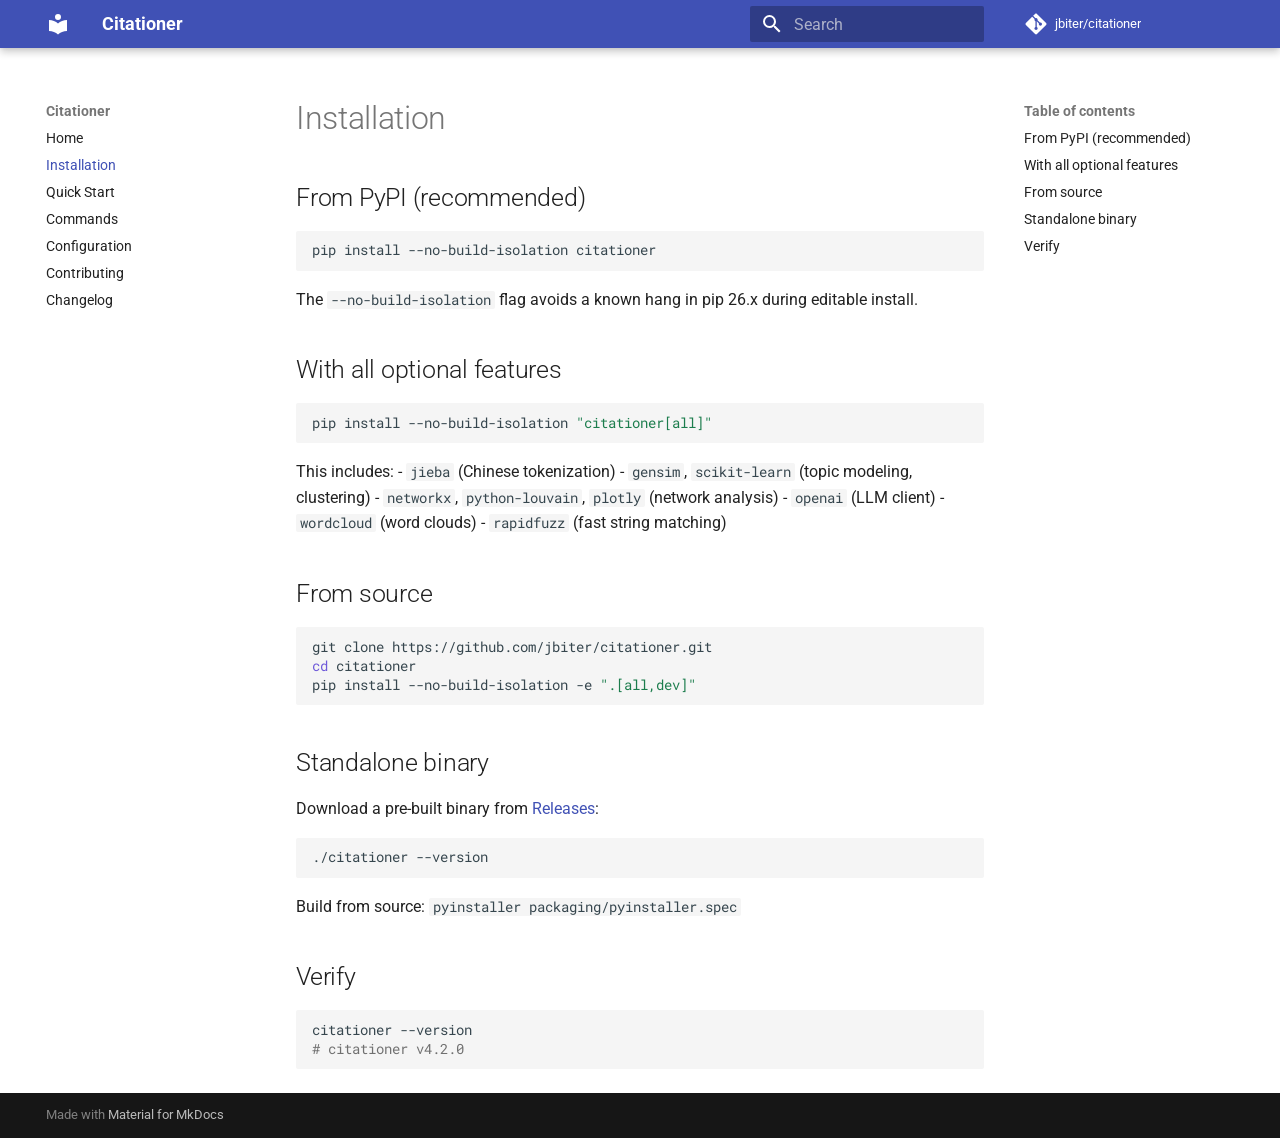
<file: install/index.html>
<!doctype html>
<html lang="en" class="no-js">
  <head>
    
      <meta charset="utf-8">
      <meta name="viewport" content="width=device-width,initial-scale=1">
      
        <meta name="description" content="One-click bibliometric analysis CLI tool">
      
      
      
        <link rel="canonical" href="https://jbiter.github.io/citationer/install/">
      
      
        <link rel="prev" href="..">
      
      
        <link rel="next" href="../quickstart/">
      
      
        
      
      
      <link rel="icon" href="../assets/images/favicon.png">
      <meta name="generator" content="mkdocs-1.6.1, mkdocs-material-9.7.6">
    
    
      
        <title>Installation - Citationer</title>
      
    
    
      <link rel="stylesheet" href="../assets/stylesheets/main.484c7ddc.min.css">
      
        
        <link rel="stylesheet" href="../assets/stylesheets/palette.ab4e12ef.min.css">
      
      


    
    
      
    
    
      
        
        
        <link rel="preconnect" href="https://fonts.gstatic.com" crossorigin>
        <link rel="stylesheet" href="https://fonts.googleapis.com/css?family=Roboto:300,300i,400,400i,700,700i%7CRoboto+Mono:400,400i,700,700i&display=fallback">
        <style>:root{--md-text-font:"Roboto";--md-code-font:"Roboto Mono"}</style>
      
    
    
    <script>__md_scope=new URL("..",location),__md_hash=e=>[...e].reduce(((e,_)=>(e<<5)-e+_.charCodeAt(0)),0),__md_get=(e,_=localStorage,t=__md_scope)=>JSON.parse(_.getItem(t.pathname+"."+e)),__md_set=(e,_,t=localStorage,a=__md_scope)=>{try{t.setItem(a.pathname+"."+e,JSON.stringify(_))}catch(e){}}</script>
    
      

    
    
  </head>
  
  
    
    
    
    
    
    <body dir="ltr" data-md-color-scheme="default" data-md-color-primary="indigo" data-md-color-accent="indigo">
  
    
    <input class="md-toggle" data-md-toggle="drawer" type="checkbox" id="__drawer" autocomplete="off">
    <input class="md-toggle" data-md-toggle="search" type="checkbox" id="__search" autocomplete="off">
    <label class="md-overlay" for="__drawer"></label>
    <div data-md-component="skip">
      
        
        <a href="#installation" class="md-skip">
          Skip to content
        </a>
      
    </div>
    <div data-md-component="announce">
      
    </div>
    
    
      

  

<header class="md-header md-header--shadow" data-md-component="header">
  <nav class="md-header__inner md-grid" aria-label="Header">
    <a href=".." title="Citationer" class="md-header__button md-logo" aria-label="Citationer" data-md-component="logo">
      
  
  <svg xmlns="http://www.w3.org/2000/svg" viewBox="0 0 24 24"><path d="M12 8a3 3 0 0 0 3-3 3 3 0 0 0-3-3 3 3 0 0 0-3 3 3 3 0 0 0 3 3m0 3.54C9.64 9.35 6.5 8 3 8v11c3.5 0 6.64 1.35 9 3.54 2.36-2.19 5.5-3.54 9-3.54V8c-3.5 0-6.64 1.35-9 3.54"/></svg>

    </a>
    <label class="md-header__button md-icon" for="__drawer">
      
      <svg xmlns="http://www.w3.org/2000/svg" viewBox="0 0 24 24"><path d="M3 6h18v2H3zm0 5h18v2H3zm0 5h18v2H3z"/></svg>
    </label>
    <div class="md-header__title" data-md-component="header-title">
      <div class="md-header__ellipsis">
        <div class="md-header__topic">
          <span class="md-ellipsis">
            Citationer
          </span>
        </div>
        <div class="md-header__topic" data-md-component="header-topic">
          <span class="md-ellipsis">
            
              Installation
            
          </span>
        </div>
      </div>
    </div>
    
      
    
    
    
    
      
      
        <label class="md-header__button md-icon" for="__search">
          
          <svg xmlns="http://www.w3.org/2000/svg" viewBox="0 0 24 24"><path d="M9.5 3A6.5 6.5 0 0 1 16 9.5c0 1.61-.59 3.09-1.56 4.23l.27.27h.79l5 5-1.5 1.5-5-5v-.79l-.27-.27A6.52 6.52 0 0 1 9.5 16 6.5 6.5 0 0 1 3 9.5 6.5 6.5 0 0 1 9.5 3m0 2C7 5 5 7 5 9.5S7 14 9.5 14 14 12 14 9.5 12 5 9.5 5"/></svg>
        </label>
        <div class="md-search" data-md-component="search" role="dialog">
  <label class="md-search__overlay" for="__search"></label>
  <div class="md-search__inner" role="search">
    <form class="md-search__form" name="search">
      <input type="text" class="md-search__input" name="query" aria-label="Search" placeholder="Search" autocapitalize="off" autocorrect="off" autocomplete="off" spellcheck="false" data-md-component="search-query" required>
      <label class="md-search__icon md-icon" for="__search">
        
        <svg xmlns="http://www.w3.org/2000/svg" viewBox="0 0 24 24"><path d="M9.5 3A6.5 6.5 0 0 1 16 9.5c0 1.61-.59 3.09-1.56 4.23l.27.27h.79l5 5-1.5 1.5-5-5v-.79l-.27-.27A6.52 6.52 0 0 1 9.5 16 6.5 6.5 0 0 1 3 9.5 6.5 6.5 0 0 1 9.5 3m0 2C7 5 5 7 5 9.5S7 14 9.5 14 14 12 14 9.5 12 5 9.5 5"/></svg>
        
        <svg xmlns="http://www.w3.org/2000/svg" viewBox="0 0 24 24"><path d="M20 11v2H8l5.5 5.5-1.42 1.42L4.16 12l7.92-7.92L13.5 5.5 8 11z"/></svg>
      </label>
      <nav class="md-search__options" aria-label="Search">
        
        <button type="reset" class="md-search__icon md-icon" title="Clear" aria-label="Clear" tabindex="-1">
          
          <svg xmlns="http://www.w3.org/2000/svg" viewBox="0 0 24 24"><path d="M19 6.41 17.59 5 12 10.59 6.41 5 5 6.41 10.59 12 5 17.59 6.41 19 12 13.41 17.59 19 19 17.59 13.41 12z"/></svg>
        </button>
      </nav>
      
    </form>
    <div class="md-search__output">
      <div class="md-search__scrollwrap" tabindex="0" data-md-scrollfix>
        <div class="md-search-result" data-md-component="search-result">
          <div class="md-search-result__meta">
            Initializing search
          </div>
          <ol class="md-search-result__list" role="presentation"></ol>
        </div>
      </div>
    </div>
  </div>
</div>
      
    
    
      <div class="md-header__source">
        <a href="https://github.com/jbiter/citationer" title="Go to repository" class="md-source" data-md-component="source">
  <div class="md-source__icon md-icon">
    
    <svg xmlns="http://www.w3.org/2000/svg" viewBox="0 0 448 512"><!--! Font Awesome Free 7.1.0 by @fontawesome - https://fontawesome.com License - https://fontawesome.com/license/free (Icons: CC BY 4.0, Fonts: SIL OFL 1.1, Code: MIT License) Copyright 2025 Fonticons, Inc.--><path d="M439.6 236.1 244 40.5c-5.4-5.5-12.8-8.5-20.4-8.5s-15 3-20.4 8.4L162.5 81l51.5 51.5c27.1-9.1 52.7 16.8 43.4 43.7l49.7 49.7c34.2-11.8 61.2 31 35.5 56.7-26.5 26.5-70.2-2.9-56-37.3L240.3 199v121.9c25.3 12.5 22.3 41.8 9.1 55-6.4 6.4-15.2 10.1-24.3 10.1s-17.8-3.6-24.3-10.1c-17.6-17.6-11.1-46.9 11.2-56v-123c-20.8-8.5-24.6-30.7-18.6-45L142.6 101 8.5 235.1C3 240.6 0 247.9 0 255.5s3 15 8.5 20.4l195.6 195.7c5.4 5.4 12.7 8.4 20.4 8.4s15-3 20.4-8.4l194.7-194.7c5.4-5.4 8.4-12.8 8.4-20.4s-3-15-8.4-20.4"/></svg>
  </div>
  <div class="md-source__repository">
    jbiter/citationer
  </div>
</a>
      </div>
    
  </nav>
  
</header>
    
    <div class="md-container" data-md-component="container">
      
      
        
          
        
      
      <main class="md-main" data-md-component="main">
        <div class="md-main__inner md-grid">
          
            
              
              <div class="md-sidebar md-sidebar--primary" data-md-component="sidebar" data-md-type="navigation" >
                <div class="md-sidebar__scrollwrap">
                  <div class="md-sidebar__inner">
                    



<nav class="md-nav md-nav--primary" aria-label="Navigation" data-md-level="0">
  <label class="md-nav__title" for="__drawer">
    <a href=".." title="Citationer" class="md-nav__button md-logo" aria-label="Citationer" data-md-component="logo">
      
  
  <svg xmlns="http://www.w3.org/2000/svg" viewBox="0 0 24 24"><path d="M12 8a3 3 0 0 0 3-3 3 3 0 0 0-3-3 3 3 0 0 0-3 3 3 3 0 0 0 3 3m0 3.54C9.64 9.35 6.5 8 3 8v11c3.5 0 6.64 1.35 9 3.54 2.36-2.19 5.5-3.54 9-3.54V8c-3.5 0-6.64 1.35-9 3.54"/></svg>

    </a>
    Citationer
  </label>
  
    <div class="md-nav__source">
      <a href="https://github.com/jbiter/citationer" title="Go to repository" class="md-source" data-md-component="source">
  <div class="md-source__icon md-icon">
    
    <svg xmlns="http://www.w3.org/2000/svg" viewBox="0 0 448 512"><!--! Font Awesome Free 7.1.0 by @fontawesome - https://fontawesome.com License - https://fontawesome.com/license/free (Icons: CC BY 4.0, Fonts: SIL OFL 1.1, Code: MIT License) Copyright 2025 Fonticons, Inc.--><path d="M439.6 236.1 244 40.5c-5.4-5.5-12.8-8.5-20.4-8.5s-15 3-20.4 8.4L162.5 81l51.5 51.5c27.1-9.1 52.7 16.8 43.4 43.7l49.7 49.7c34.2-11.8 61.2 31 35.5 56.7-26.5 26.5-70.2-2.9-56-37.3L240.3 199v121.9c25.3 12.5 22.3 41.8 9.1 55-6.4 6.4-15.2 10.1-24.3 10.1s-17.8-3.6-24.3-10.1c-17.6-17.6-11.1-46.9 11.2-56v-123c-20.8-8.5-24.6-30.7-18.6-45L142.6 101 8.5 235.1C3 240.6 0 247.9 0 255.5s3 15 8.5 20.4l195.6 195.7c5.4 5.4 12.7 8.4 20.4 8.4s15-3 20.4-8.4l194.7-194.7c5.4-5.4 8.4-12.8 8.4-20.4s-3-15-8.4-20.4"/></svg>
  </div>
  <div class="md-source__repository">
    jbiter/citationer
  </div>
</a>
    </div>
  
  <ul class="md-nav__list" data-md-scrollfix>
    
      
      
  
  
  
  
    <li class="md-nav__item">
      <a href=".." class="md-nav__link">
        
  
  
  <span class="md-ellipsis">
    
  
    Home
  

    
  </span>
  
  

      </a>
    </li>
  

    
      
      
  
  
    
  
  
  
    <li class="md-nav__item md-nav__item--active">
      
      <input class="md-nav__toggle md-toggle" type="checkbox" id="__toc">
      
      
        
      
      
        <label class="md-nav__link md-nav__link--active" for="__toc">
          
  
  
  <span class="md-ellipsis">
    
  
    Installation
  

    
  </span>
  
  

          <span class="md-nav__icon md-icon"></span>
        </label>
      
      <a href="./" class="md-nav__link md-nav__link--active">
        
  
  
  <span class="md-ellipsis">
    
  
    Installation
  

    
  </span>
  
  

      </a>
      
        

<nav class="md-nav md-nav--secondary" aria-label="Table of contents">
  
  
  
    
  
  
    <label class="md-nav__title" for="__toc">
      <span class="md-nav__icon md-icon"></span>
      Table of contents
    </label>
    <ul class="md-nav__list" data-md-component="toc" data-md-scrollfix>
      
        <li class="md-nav__item">
  <a href="#from-pypi-recommended" class="md-nav__link">
    <span class="md-ellipsis">
      
        From PyPI (recommended)
      
    </span>
  </a>
  
</li>
      
        <li class="md-nav__item">
  <a href="#with-all-optional-features" class="md-nav__link">
    <span class="md-ellipsis">
      
        With all optional features
      
    </span>
  </a>
  
</li>
      
        <li class="md-nav__item">
  <a href="#from-source" class="md-nav__link">
    <span class="md-ellipsis">
      
        From source
      
    </span>
  </a>
  
</li>
      
        <li class="md-nav__item">
  <a href="#standalone-binary" class="md-nav__link">
    <span class="md-ellipsis">
      
        Standalone binary
      
    </span>
  </a>
  
</li>
      
        <li class="md-nav__item">
  <a href="#verify" class="md-nav__link">
    <span class="md-ellipsis">
      
        Verify
      
    </span>
  </a>
  
</li>
      
    </ul>
  
</nav>
      
    </li>
  

    
      
      
  
  
  
  
    <li class="md-nav__item">
      <a href="../quickstart/" class="md-nav__link">
        
  
  
  <span class="md-ellipsis">
    
  
    Quick Start
  

    
  </span>
  
  

      </a>
    </li>
  

    
      
      
  
  
  
  
    <li class="md-nav__item">
      <a href="../commands/" class="md-nav__link">
        
  
  
  <span class="md-ellipsis">
    
  
    Commands
  

    
  </span>
  
  

      </a>
    </li>
  

    
      
      
  
  
  
  
    <li class="md-nav__item">
      <a href="../config/" class="md-nav__link">
        
  
  
  <span class="md-ellipsis">
    
  
    Configuration
  

    
  </span>
  
  

      </a>
    </li>
  

    
      
      
  
  
  
  
    <li class="md-nav__item">
      <a href="../contributing/" class="md-nav__link">
        
  
  
  <span class="md-ellipsis">
    
  
    Contributing
  

    
  </span>
  
  

      </a>
    </li>
  

    
      
      
  
  
  
  
    <li class="md-nav__item">
      <a href="../changelog/" class="md-nav__link">
        
  
  
  <span class="md-ellipsis">
    
  
    Changelog
  

    
  </span>
  
  

      </a>
    </li>
  

    
  </ul>
</nav>
                  </div>
                </div>
              </div>
            
            
              
              <div class="md-sidebar md-sidebar--secondary" data-md-component="sidebar" data-md-type="toc" >
                <div class="md-sidebar__scrollwrap">
                  <div class="md-sidebar__inner">
                    

<nav class="md-nav md-nav--secondary" aria-label="Table of contents">
  
  
  
    
  
  
    <label class="md-nav__title" for="__toc">
      <span class="md-nav__icon md-icon"></span>
      Table of contents
    </label>
    <ul class="md-nav__list" data-md-component="toc" data-md-scrollfix>
      
        <li class="md-nav__item">
  <a href="#from-pypi-recommended" class="md-nav__link">
    <span class="md-ellipsis">
      
        From PyPI (recommended)
      
    </span>
  </a>
  
</li>
      
        <li class="md-nav__item">
  <a href="#with-all-optional-features" class="md-nav__link">
    <span class="md-ellipsis">
      
        With all optional features
      
    </span>
  </a>
  
</li>
      
        <li class="md-nav__item">
  <a href="#from-source" class="md-nav__link">
    <span class="md-ellipsis">
      
        From source
      
    </span>
  </a>
  
</li>
      
        <li class="md-nav__item">
  <a href="#standalone-binary" class="md-nav__link">
    <span class="md-ellipsis">
      
        Standalone binary
      
    </span>
  </a>
  
</li>
      
        <li class="md-nav__item">
  <a href="#verify" class="md-nav__link">
    <span class="md-ellipsis">
      
        Verify
      
    </span>
  </a>
  
</li>
      
    </ul>
  
</nav>
                  </div>
                </div>
              </div>
            
          
          
            <div class="md-content" data-md-component="content">
              
              <article class="md-content__inner md-typeset">
                
                  


  
  


<h1 id="installation">Installation<a class="headerlink" href="#installation" title="Permanent link">&para;</a></h1>
<h2 id="from-pypi-recommended">From PyPI (recommended)<a class="headerlink" href="#from-pypi-recommended" title="Permanent link">&para;</a></h2>
<div class="highlight"><pre><span></span><code>pip<span class="w"> </span>install<span class="w"> </span>--no-build-isolation<span class="w"> </span>citationer
</code></pre></div>
<p>The <code>--no-build-isolation</code> flag avoids a known hang in pip 26.x during editable install.</p>
<h2 id="with-all-optional-features">With all optional features<a class="headerlink" href="#with-all-optional-features" title="Permanent link">&para;</a></h2>
<div class="highlight"><pre><span></span><code>pip<span class="w"> </span>install<span class="w"> </span>--no-build-isolation<span class="w"> </span><span class="s2">&quot;citationer[all]&quot;</span>
</code></pre></div>
<p>This includes:
- <code>jieba</code> (Chinese tokenization)
- <code>gensim</code>, <code>scikit-learn</code> (topic modeling, clustering)
- <code>networkx</code>, <code>python-louvain</code>, <code>plotly</code> (network analysis)
- <code>openai</code> (LLM client)
- <code>wordcloud</code> (word clouds)
- <code>rapidfuzz</code> (fast string matching)</p>
<h2 id="from-source">From source<a class="headerlink" href="#from-source" title="Permanent link">&para;</a></h2>
<div class="highlight"><pre><span></span><code>git<span class="w"> </span>clone<span class="w"> </span>https://github.com/jbiter/citationer.git
<span class="nb">cd</span><span class="w"> </span>citationer
pip<span class="w"> </span>install<span class="w"> </span>--no-build-isolation<span class="w"> </span>-e<span class="w"> </span><span class="s2">&quot;.[all,dev]&quot;</span>
</code></pre></div>
<h2 id="standalone-binary">Standalone binary<a class="headerlink" href="#standalone-binary" title="Permanent link">&para;</a></h2>
<p>Download a pre-built binary from <a href="https://github.com/jbiter/citationer/releases">Releases</a>:</p>
<div class="highlight"><pre><span></span><code>./citationer<span class="w"> </span>--version
</code></pre></div>
<p>Build from source: <code>pyinstaller packaging/pyinstaller.spec</code></p>
<h2 id="verify">Verify<a class="headerlink" href="#verify" title="Permanent link">&para;</a></h2>
<div class="highlight"><pre><span></span><code>citationer<span class="w"> </span>--version
<span class="c1"># citationer v4.2.0</span>
</code></pre></div>












                
              </article>
            </div>
          
          
<script>var target=document.getElementById(location.hash.slice(1));target&&target.name&&(target.checked=target.name.startsWith("__tabbed_"))</script>
        </div>
        
      </main>
      
        <footer class="md-footer">
  
  <div class="md-footer-meta md-typeset">
    <div class="md-footer-meta__inner md-grid">
      <div class="md-copyright">
  
  
    Made with
    <a href="https://squidfunk.github.io/mkdocs-material/" target="_blank" rel="noopener">
      Material for MkDocs
    </a>
  
</div>
      
    </div>
  </div>
</footer>
      
    </div>
    <div class="md-dialog" data-md-component="dialog">
      <div class="md-dialog__inner md-typeset"></div>
    </div>
    
    
    
      
      
      <script id="__config" type="application/json">{"annotate": null, "base": "..", "features": [], "search": "../assets/javascripts/workers/search.2c215733.min.js", "tags": null, "translations": {"clipboard.copied": "Copied to clipboard", "clipboard.copy": "Copy to clipboard", "search.result.more.one": "1 more on this page", "search.result.more.other": "# more on this page", "search.result.none": "No matching documents", "search.result.one": "1 matching document", "search.result.other": "# matching documents", "search.result.placeholder": "Type to start searching", "search.result.term.missing": "Missing", "select.version": "Select version"}, "version": null}</script>
    
    
      <script src="../assets/javascripts/bundle.79ae519e.min.js"></script>
      
    
  </body>
</html>
</file>
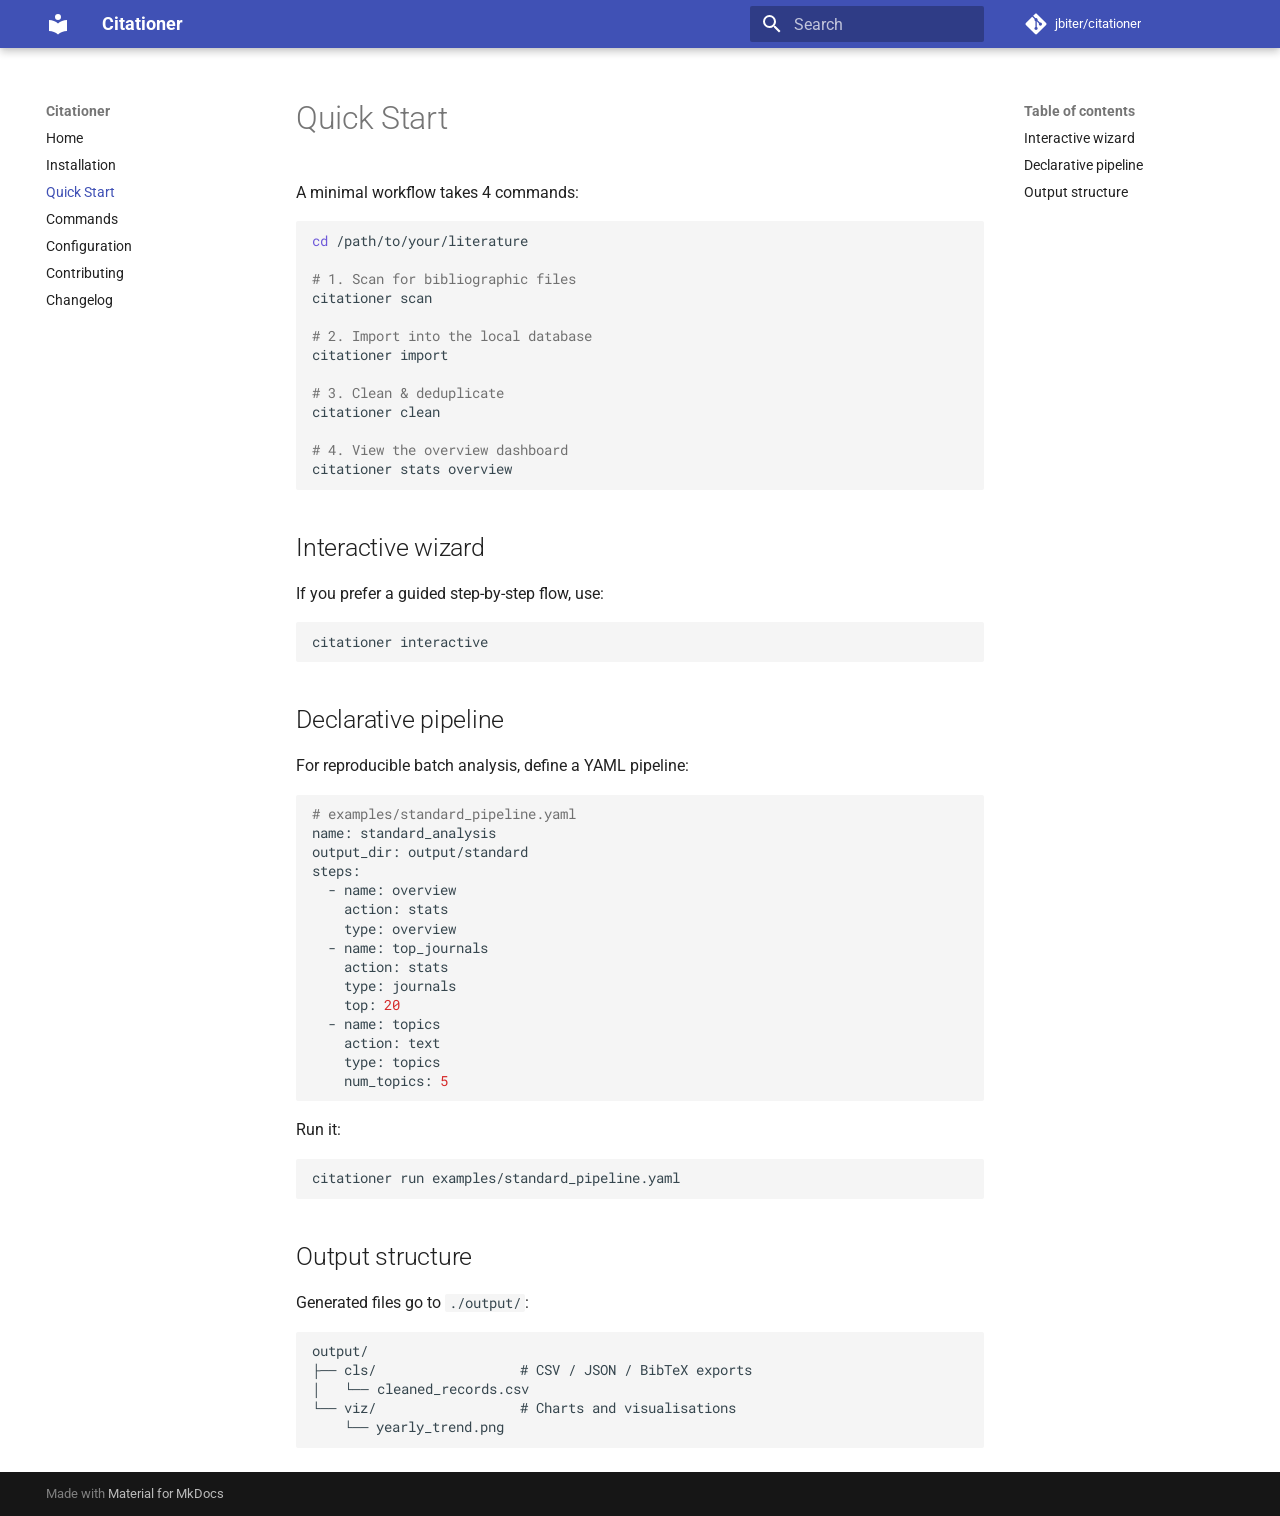
<file: quickstart/index.html>
<!doctype html>
<html lang="en" class="no-js">
  <head>
    
      <meta charset="utf-8">
      <meta name="viewport" content="width=device-width,initial-scale=1">
      
        <meta name="description" content="One-click bibliometric analysis CLI tool">
      
      
      
        <link rel="canonical" href="https://jbiter.github.io/citationer/quickstart/">
      
      
        <link rel="prev" href="../install/">
      
      
        <link rel="next" href="../commands/">
      
      
        
      
      
      <link rel="icon" href="../assets/images/favicon.png">
      <meta name="generator" content="mkdocs-1.6.1, mkdocs-material-9.7.6">
    
    
      
        <title>Quick Start - Citationer</title>
      
    
    
      <link rel="stylesheet" href="../assets/stylesheets/main.484c7ddc.min.css">
      
        
        <link rel="stylesheet" href="../assets/stylesheets/palette.ab4e12ef.min.css">
      
      


    
    
      
    
    
      
        
        
        <link rel="preconnect" href="https://fonts.gstatic.com" crossorigin>
        <link rel="stylesheet" href="https://fonts.googleapis.com/css?family=Roboto:300,300i,400,400i,700,700i%7CRoboto+Mono:400,400i,700,700i&display=fallback">
        <style>:root{--md-text-font:"Roboto";--md-code-font:"Roboto Mono"}</style>
      
    
    
    <script>__md_scope=new URL("..",location),__md_hash=e=>[...e].reduce(((e,_)=>(e<<5)-e+_.charCodeAt(0)),0),__md_get=(e,_=localStorage,t=__md_scope)=>JSON.parse(_.getItem(t.pathname+"."+e)),__md_set=(e,_,t=localStorage,a=__md_scope)=>{try{t.setItem(a.pathname+"."+e,JSON.stringify(_))}catch(e){}}</script>
    
      

    
    
  </head>
  
  
    
    
    
    
    
    <body dir="ltr" data-md-color-scheme="default" data-md-color-primary="indigo" data-md-color-accent="indigo">
  
    
    <input class="md-toggle" data-md-toggle="drawer" type="checkbox" id="__drawer" autocomplete="off">
    <input class="md-toggle" data-md-toggle="search" type="checkbox" id="__search" autocomplete="off">
    <label class="md-overlay" for="__drawer"></label>
    <div data-md-component="skip">
      
        
        <a href="#quick-start" class="md-skip">
          Skip to content
        </a>
      
    </div>
    <div data-md-component="announce">
      
    </div>
    
    
      

  

<header class="md-header md-header--shadow" data-md-component="header">
  <nav class="md-header__inner md-grid" aria-label="Header">
    <a href=".." title="Citationer" class="md-header__button md-logo" aria-label="Citationer" data-md-component="logo">
      
  
  <svg xmlns="http://www.w3.org/2000/svg" viewBox="0 0 24 24"><path d="M12 8a3 3 0 0 0 3-3 3 3 0 0 0-3-3 3 3 0 0 0-3 3 3 3 0 0 0 3 3m0 3.54C9.64 9.35 6.5 8 3 8v11c3.5 0 6.64 1.35 9 3.54 2.36-2.19 5.5-3.54 9-3.54V8c-3.5 0-6.64 1.35-9 3.54"/></svg>

    </a>
    <label class="md-header__button md-icon" for="__drawer">
      
      <svg xmlns="http://www.w3.org/2000/svg" viewBox="0 0 24 24"><path d="M3 6h18v2H3zm0 5h18v2H3zm0 5h18v2H3z"/></svg>
    </label>
    <div class="md-header__title" data-md-component="header-title">
      <div class="md-header__ellipsis">
        <div class="md-header__topic">
          <span class="md-ellipsis">
            Citationer
          </span>
        </div>
        <div class="md-header__topic" data-md-component="header-topic">
          <span class="md-ellipsis">
            
              Quick Start
            
          </span>
        </div>
      </div>
    </div>
    
      
    
    
    
    
      
      
        <label class="md-header__button md-icon" for="__search">
          
          <svg xmlns="http://www.w3.org/2000/svg" viewBox="0 0 24 24"><path d="M9.5 3A6.5 6.5 0 0 1 16 9.5c0 1.61-.59 3.09-1.56 4.23l.27.27h.79l5 5-1.5 1.5-5-5v-.79l-.27-.27A6.52 6.52 0 0 1 9.5 16 6.5 6.5 0 0 1 3 9.5 6.5 6.5 0 0 1 9.5 3m0 2C7 5 5 7 5 9.5S7 14 9.5 14 14 12 14 9.5 12 5 9.5 5"/></svg>
        </label>
        <div class="md-search" data-md-component="search" role="dialog">
  <label class="md-search__overlay" for="__search"></label>
  <div class="md-search__inner" role="search">
    <form class="md-search__form" name="search">
      <input type="text" class="md-search__input" name="query" aria-label="Search" placeholder="Search" autocapitalize="off" autocorrect="off" autocomplete="off" spellcheck="false" data-md-component="search-query" required>
      <label class="md-search__icon md-icon" for="__search">
        
        <svg xmlns="http://www.w3.org/2000/svg" viewBox="0 0 24 24"><path d="M9.5 3A6.5 6.5 0 0 1 16 9.5c0 1.61-.59 3.09-1.56 4.23l.27.27h.79l5 5-1.5 1.5-5-5v-.79l-.27-.27A6.52 6.52 0 0 1 9.5 16 6.5 6.5 0 0 1 3 9.5 6.5 6.5 0 0 1 9.5 3m0 2C7 5 5 7 5 9.5S7 14 9.5 14 14 12 14 9.5 12 5 9.5 5"/></svg>
        
        <svg xmlns="http://www.w3.org/2000/svg" viewBox="0 0 24 24"><path d="M20 11v2H8l5.5 5.5-1.42 1.42L4.16 12l7.92-7.92L13.5 5.5 8 11z"/></svg>
      </label>
      <nav class="md-search__options" aria-label="Search">
        
        <button type="reset" class="md-search__icon md-icon" title="Clear" aria-label="Clear" tabindex="-1">
          
          <svg xmlns="http://www.w3.org/2000/svg" viewBox="0 0 24 24"><path d="M19 6.41 17.59 5 12 10.59 6.41 5 5 6.41 10.59 12 5 17.59 6.41 19 12 13.41 17.59 19 19 17.59 13.41 12z"/></svg>
        </button>
      </nav>
      
    </form>
    <div class="md-search__output">
      <div class="md-search__scrollwrap" tabindex="0" data-md-scrollfix>
        <div class="md-search-result" data-md-component="search-result">
          <div class="md-search-result__meta">
            Initializing search
          </div>
          <ol class="md-search-result__list" role="presentation"></ol>
        </div>
      </div>
    </div>
  </div>
</div>
      
    
    
      <div class="md-header__source">
        <a href="https://github.com/jbiter/citationer" title="Go to repository" class="md-source" data-md-component="source">
  <div class="md-source__icon md-icon">
    
    <svg xmlns="http://www.w3.org/2000/svg" viewBox="0 0 448 512"><!--! Font Awesome Free 7.1.0 by @fontawesome - https://fontawesome.com License - https://fontawesome.com/license/free (Icons: CC BY 4.0, Fonts: SIL OFL 1.1, Code: MIT License) Copyright 2025 Fonticons, Inc.--><path d="M439.6 236.1 244 40.5c-5.4-5.5-12.8-8.5-20.4-8.5s-15 3-20.4 8.4L162.5 81l51.5 51.5c27.1-9.1 52.7 16.8 43.4 43.7l49.7 49.7c34.2-11.8 61.2 31 35.5 56.7-26.5 26.5-70.2-2.9-56-37.3L240.3 199v121.9c25.3 12.5 22.3 41.8 9.1 55-6.4 6.4-15.2 10.1-24.3 10.1s-17.8-3.6-24.3-10.1c-17.6-17.6-11.1-46.9 11.2-56v-123c-20.8-8.5-24.6-30.7-18.6-45L142.6 101 8.5 235.1C3 240.6 0 247.9 0 255.5s3 15 8.5 20.4l195.6 195.7c5.4 5.4 12.7 8.4 20.4 8.4s15-3 20.4-8.4l194.7-194.7c5.4-5.4 8.4-12.8 8.4-20.4s-3-15-8.4-20.4"/></svg>
  </div>
  <div class="md-source__repository">
    jbiter/citationer
  </div>
</a>
      </div>
    
  </nav>
  
</header>
    
    <div class="md-container" data-md-component="container">
      
      
        
          
        
      
      <main class="md-main" data-md-component="main">
        <div class="md-main__inner md-grid">
          
            
              
              <div class="md-sidebar md-sidebar--primary" data-md-component="sidebar" data-md-type="navigation" >
                <div class="md-sidebar__scrollwrap">
                  <div class="md-sidebar__inner">
                    



<nav class="md-nav md-nav--primary" aria-label="Navigation" data-md-level="0">
  <label class="md-nav__title" for="__drawer">
    <a href=".." title="Citationer" class="md-nav__button md-logo" aria-label="Citationer" data-md-component="logo">
      
  
  <svg xmlns="http://www.w3.org/2000/svg" viewBox="0 0 24 24"><path d="M12 8a3 3 0 0 0 3-3 3 3 0 0 0-3-3 3 3 0 0 0-3 3 3 3 0 0 0 3 3m0 3.54C9.64 9.35 6.5 8 3 8v11c3.5 0 6.64 1.35 9 3.54 2.36-2.19 5.5-3.54 9-3.54V8c-3.5 0-6.64 1.35-9 3.54"/></svg>

    </a>
    Citationer
  </label>
  
    <div class="md-nav__source">
      <a href="https://github.com/jbiter/citationer" title="Go to repository" class="md-source" data-md-component="source">
  <div class="md-source__icon md-icon">
    
    <svg xmlns="http://www.w3.org/2000/svg" viewBox="0 0 448 512"><!--! Font Awesome Free 7.1.0 by @fontawesome - https://fontawesome.com License - https://fontawesome.com/license/free (Icons: CC BY 4.0, Fonts: SIL OFL 1.1, Code: MIT License) Copyright 2025 Fonticons, Inc.--><path d="M439.6 236.1 244 40.5c-5.4-5.5-12.8-8.5-20.4-8.5s-15 3-20.4 8.4L162.5 81l51.5 51.5c27.1-9.1 52.7 16.8 43.4 43.7l49.7 49.7c34.2-11.8 61.2 31 35.5 56.7-26.5 26.5-70.2-2.9-56-37.3L240.3 199v121.9c25.3 12.5 22.3 41.8 9.1 55-6.4 6.4-15.2 10.1-24.3 10.1s-17.8-3.6-24.3-10.1c-17.6-17.6-11.1-46.9 11.2-56v-123c-20.8-8.5-24.6-30.7-18.6-45L142.6 101 8.5 235.1C3 240.6 0 247.9 0 255.5s3 15 8.5 20.4l195.6 195.7c5.4 5.4 12.7 8.4 20.4 8.4s15-3 20.4-8.4l194.7-194.7c5.4-5.4 8.4-12.8 8.4-20.4s-3-15-8.4-20.4"/></svg>
  </div>
  <div class="md-source__repository">
    jbiter/citationer
  </div>
</a>
    </div>
  
  <ul class="md-nav__list" data-md-scrollfix>
    
      
      
  
  
  
  
    <li class="md-nav__item">
      <a href=".." class="md-nav__link">
        
  
  
  <span class="md-ellipsis">
    
  
    Home
  

    
  </span>
  
  

      </a>
    </li>
  

    
      
      
  
  
  
  
    <li class="md-nav__item">
      <a href="../install/" class="md-nav__link">
        
  
  
  <span class="md-ellipsis">
    
  
    Installation
  

    
  </span>
  
  

      </a>
    </li>
  

    
      
      
  
  
    
  
  
  
    <li class="md-nav__item md-nav__item--active">
      
      <input class="md-nav__toggle md-toggle" type="checkbox" id="__toc">
      
      
        
      
      
        <label class="md-nav__link md-nav__link--active" for="__toc">
          
  
  
  <span class="md-ellipsis">
    
  
    Quick Start
  

    
  </span>
  
  

          <span class="md-nav__icon md-icon"></span>
        </label>
      
      <a href="./" class="md-nav__link md-nav__link--active">
        
  
  
  <span class="md-ellipsis">
    
  
    Quick Start
  

    
  </span>
  
  

      </a>
      
        

<nav class="md-nav md-nav--secondary" aria-label="Table of contents">
  
  
  
    
  
  
    <label class="md-nav__title" for="__toc">
      <span class="md-nav__icon md-icon"></span>
      Table of contents
    </label>
    <ul class="md-nav__list" data-md-component="toc" data-md-scrollfix>
      
        <li class="md-nav__item">
  <a href="#interactive-wizard" class="md-nav__link">
    <span class="md-ellipsis">
      
        Interactive wizard
      
    </span>
  </a>
  
</li>
      
        <li class="md-nav__item">
  <a href="#declarative-pipeline" class="md-nav__link">
    <span class="md-ellipsis">
      
        Declarative pipeline
      
    </span>
  </a>
  
</li>
      
        <li class="md-nav__item">
  <a href="#output-structure" class="md-nav__link">
    <span class="md-ellipsis">
      
        Output structure
      
    </span>
  </a>
  
</li>
      
    </ul>
  
</nav>
      
    </li>
  

    
      
      
  
  
  
  
    <li class="md-nav__item">
      <a href="../commands/" class="md-nav__link">
        
  
  
  <span class="md-ellipsis">
    
  
    Commands
  

    
  </span>
  
  

      </a>
    </li>
  

    
      
      
  
  
  
  
    <li class="md-nav__item">
      <a href="../config/" class="md-nav__link">
        
  
  
  <span class="md-ellipsis">
    
  
    Configuration
  

    
  </span>
  
  

      </a>
    </li>
  

    
      
      
  
  
  
  
    <li class="md-nav__item">
      <a href="../contributing/" class="md-nav__link">
        
  
  
  <span class="md-ellipsis">
    
  
    Contributing
  

    
  </span>
  
  

      </a>
    </li>
  

    
      
      
  
  
  
  
    <li class="md-nav__item">
      <a href="../changelog/" class="md-nav__link">
        
  
  
  <span class="md-ellipsis">
    
  
    Changelog
  

    
  </span>
  
  

      </a>
    </li>
  

    
  </ul>
</nav>
                  </div>
                </div>
              </div>
            
            
              
              <div class="md-sidebar md-sidebar--secondary" data-md-component="sidebar" data-md-type="toc" >
                <div class="md-sidebar__scrollwrap">
                  <div class="md-sidebar__inner">
                    

<nav class="md-nav md-nav--secondary" aria-label="Table of contents">
  
  
  
    
  
  
    <label class="md-nav__title" for="__toc">
      <span class="md-nav__icon md-icon"></span>
      Table of contents
    </label>
    <ul class="md-nav__list" data-md-component="toc" data-md-scrollfix>
      
        <li class="md-nav__item">
  <a href="#interactive-wizard" class="md-nav__link">
    <span class="md-ellipsis">
      
        Interactive wizard
      
    </span>
  </a>
  
</li>
      
        <li class="md-nav__item">
  <a href="#declarative-pipeline" class="md-nav__link">
    <span class="md-ellipsis">
      
        Declarative pipeline
      
    </span>
  </a>
  
</li>
      
        <li class="md-nav__item">
  <a href="#output-structure" class="md-nav__link">
    <span class="md-ellipsis">
      
        Output structure
      
    </span>
  </a>
  
</li>
      
    </ul>
  
</nav>
                  </div>
                </div>
              </div>
            
          
          
            <div class="md-content" data-md-component="content">
              
              <article class="md-content__inner md-typeset">
                
                  


  
  


<h1 id="quick-start">Quick Start<a class="headerlink" href="#quick-start" title="Permanent link">&para;</a></h1>
<p>A minimal workflow takes 4 commands:</p>
<div class="highlight"><pre><span></span><code><span class="nb">cd</span><span class="w"> </span>/path/to/your/literature

<span class="c1"># 1. Scan for bibliographic files</span>
citationer<span class="w"> </span>scan

<span class="c1"># 2. Import into the local database</span>
citationer<span class="w"> </span>import

<span class="c1"># 3. Clean &amp; deduplicate</span>
citationer<span class="w"> </span>clean

<span class="c1"># 4. View the overview dashboard</span>
citationer<span class="w"> </span>stats<span class="w"> </span>overview
</code></pre></div>
<h2 id="interactive-wizard">Interactive wizard<a class="headerlink" href="#interactive-wizard" title="Permanent link">&para;</a></h2>
<p>If you prefer a guided step-by-step flow, use:</p>
<div class="highlight"><pre><span></span><code>citationer<span class="w"> </span>interactive
</code></pre></div>
<h2 id="declarative-pipeline">Declarative pipeline<a class="headerlink" href="#declarative-pipeline" title="Permanent link">&para;</a></h2>
<p>For reproducible batch analysis, define a YAML pipeline:</p>
<div class="highlight"><pre><span></span><code><span class="c1"># examples/standard_pipeline.yaml</span>
name:<span class="w"> </span>standard_analysis
output_dir:<span class="w"> </span>output/standard
steps:
<span class="w">  </span>-<span class="w"> </span>name:<span class="w"> </span>overview
<span class="w">    </span>action:<span class="w"> </span>stats
<span class="w">    </span>type:<span class="w"> </span>overview
<span class="w">  </span>-<span class="w"> </span>name:<span class="w"> </span>top_journals
<span class="w">    </span>action:<span class="w"> </span>stats
<span class="w">    </span>type:<span class="w"> </span>journals
<span class="w">    </span>top:<span class="w"> </span><span class="m">20</span>
<span class="w">  </span>-<span class="w"> </span>name:<span class="w"> </span>topics
<span class="w">    </span>action:<span class="w"> </span>text
<span class="w">    </span>type:<span class="w"> </span>topics
<span class="w">    </span>num_topics:<span class="w"> </span><span class="m">5</span>
</code></pre></div>
<p>Run it:</p>
<div class="highlight"><pre><span></span><code>citationer<span class="w"> </span>run<span class="w"> </span>examples/standard_pipeline.yaml
</code></pre></div>
<h2 id="output-structure">Output structure<a class="headerlink" href="#output-structure" title="Permanent link">&para;</a></h2>
<p>Generated files go to <code>./output/</code>:</p>
<div class="highlight"><pre><span></span><code>output/
├── cls/                  # CSV / JSON / BibTeX exports
│   └── cleaned_records.csv
└── viz/                  # Charts and visualisations
    └── yearly_trend.png
</code></pre></div>












                
              </article>
            </div>
          
          
<script>var target=document.getElementById(location.hash.slice(1));target&&target.name&&(target.checked=target.name.startsWith("__tabbed_"))</script>
        </div>
        
      </main>
      
        <footer class="md-footer">
  
  <div class="md-footer-meta md-typeset">
    <div class="md-footer-meta__inner md-grid">
      <div class="md-copyright">
  
  
    Made with
    <a href="https://squidfunk.github.io/mkdocs-material/" target="_blank" rel="noopener">
      Material for MkDocs
    </a>
  
</div>
      
    </div>
  </div>
</footer>
      
    </div>
    <div class="md-dialog" data-md-component="dialog">
      <div class="md-dialog__inner md-typeset"></div>
    </div>
    
    
    
      
      
      <script id="__config" type="application/json">{"annotate": null, "base": "..", "features": [], "search": "../assets/javascripts/workers/search.2c215733.min.js", "tags": null, "translations": {"clipboard.copied": "Copied to clipboard", "clipboard.copy": "Copy to clipboard", "search.result.more.one": "1 more on this page", "search.result.more.other": "# more on this page", "search.result.none": "No matching documents", "search.result.one": "1 matching document", "search.result.other": "# matching documents", "search.result.placeholder": "Type to start searching", "search.result.term.missing": "Missing", "select.version": "Select version"}, "version": null}</script>
    
    
      <script src="../assets/javascripts/bundle.79ae519e.min.js"></script>
      
    
  </body>
</html>
</file>
<file: assets/stylesheets/main.484c7ddc.min.css>
@charset "UTF-8";html{-webkit-text-size-adjust:none;-moz-text-size-adjust:none;text-size-adjust:none;box-sizing:border-box}*,:after,:before{box-sizing:inherit}@media (prefers-reduced-motion){*,:after,:before{transition:none!important}}body{margin:0}a,button,input,label{-webkit-tap-highlight-color:transparent}a{color:inherit;text-decoration:none}hr{border:0;box-sizing:initial;display:block;height:.05rem;overflow:visible;padding:0}small{font-size:80%}sub,sup{line-height:1em}img{border-style:none}table{border-collapse:initial;border-spacing:0}td,th{font-weight:400;vertical-align:top}button{background:#0000;border:0;font-family:inherit;font-size:inherit;margin:0;padding:0}input{border:0;outline:none}:root{--md-primary-fg-color:#4051b5;--md-primary-fg-color--light:#5d6cc0;--md-primary-fg-color--dark:#303fa1;--md-primary-bg-color:#fff;--md-primary-bg-color--light:#ffffffb3;--md-accent-fg-color:#526cfe;--md-accent-fg-color--transparent:#526cfe1a;--md-accent-bg-color:#fff;--md-accent-bg-color--light:#ffffffb3}[data-md-color-scheme=default]{color-scheme:light}[data-md-color-scheme=default] img[src$="#gh-dark-mode-only"],[data-md-color-scheme=default] img[src$="#only-dark"]{display:none}:root,[data-md-color-scheme=default]{--md-hue:225deg;--md-default-fg-color:#000000de;--md-default-fg-color--light:#0000008a;--md-default-fg-color--lighter:#00000052;--md-default-fg-color--lightest:#00000012;--md-default-bg-color:#fff;--md-default-bg-color--light:#ffffffb3;--md-default-bg-color--lighter:#ffffff4d;--md-default-bg-color--lightest:#ffffff1f;--md-code-fg-color:#36464e;--md-code-bg-color:#f5f5f5;--md-code-bg-color--light:#f5f5f5b3;--md-code-bg-color--lighter:#f5f5f54d;--md-code-hl-color:#4287ff;--md-code-hl-color--light:#4287ff1a;--md-code-hl-number-color:#d52a2a;--md-code-hl-special-color:#db1457;--md-code-hl-function-color:#a846b9;--md-code-hl-constant-color:#6e59d9;--md-code-hl-keyword-color:#3f6ec6;--md-code-hl-string-color:#1c7d4d;--md-code-hl-name-color:var(--md-code-fg-color);--md-code-hl-operator-color:var(--md-default-fg-color--light);--md-code-hl-punctuation-color:var(--md-default-fg-color--light);--md-code-hl-comment-color:var(--md-default-fg-color--light);--md-code-hl-generic-color:var(--md-default-fg-color--light);--md-code-hl-variable-color:var(--md-default-fg-color--light);--md-typeset-color:var(--md-default-fg-color);--md-typeset-a-color:var(--md-primary-fg-color);--md-typeset-del-color:#f5503d26;--md-typeset-ins-color:#0bd57026;--md-typeset-kbd-color:#fafafa;--md-typeset-kbd-accent-color:#fff;--md-typeset-kbd-border-color:#b8b8b8;--md-typeset-mark-color:#ffff0080;--md-typeset-table-color:#0000001f;--md-typeset-table-color--light:rgba(0,0,0,.035);--md-admonition-fg-color:var(--md-default-fg-color);--md-admonition-bg-color:var(--md-default-bg-color);--md-warning-fg-color:#000000de;--md-warning-bg-color:#ff9;--md-footer-fg-color:#fff;--md-footer-fg-color--light:#ffffffb3;--md-footer-fg-color--lighter:#ffffff73;--md-footer-bg-color:#000000de;--md-footer-bg-color--dark:#00000052;--md-shadow-z1:0 0.2rem 0.5rem #0000000d,0 0 0.05rem #0000001a;--md-shadow-z2:0 0.2rem 0.5rem #0000001a,0 0 0.05rem #00000040;--md-shadow-z3:0 0.2rem 0.5rem #0003,0 0 0.05rem #00000059}.md-icon svg{fill:currentcolor;display:block;height:1.2rem;width:1.2rem}body{-webkit-font-smoothing:antialiased;-moz-osx-font-smoothing:grayscale;--md-text-font-family:var(--md-text-font,_),-apple-system,BlinkMacSystemFont,Helvetica,Arial,sans-serif;--md-code-font-family:var(--md-code-font,_),SFMono-Regular,Consolas,Menlo,monospace}aside,body,input{font-feature-settings:"kern","liga";color:var(--md-typeset-color);font-family:var(--md-text-font-family)}code,kbd,pre{font-feature-settings:"kern";font-family:var(--md-code-font-family)}:root{--md-typeset-table-sort-icon:url('data:image/svg+xml;charset=utf-8,<svg xmlns="http://www.w3.org/2000/svg" viewBox="0 0 24 24"><path d="m18 21-4-4h3V7h-3l4-4 4 4h-3v10h3M2 19v-2h10v2M2 13v-2h7v2M2 7V5h4v2z"/></svg>');--md-typeset-table-sort-icon--asc:url('data:image/svg+xml;charset=utf-8,<svg xmlns="http://www.w3.org/2000/svg" viewBox="0 0 24 24"><path d="M19 17h3l-4 4-4-4h3V3h2M2 17h10v2H2M6 5v2H2V5m0 6h7v2H2z"/></svg>');--md-typeset-table-sort-icon--desc:url('data:image/svg+xml;charset=utf-8,<svg xmlns="http://www.w3.org/2000/svg" viewBox="0 0 24 24"><path d="M19 7h3l-4-4-4 4h3v14h2M2 17h10v2H2M6 5v2H2V5m0 6h7v2H2z"/></svg>')}.md-typeset{-webkit-print-color-adjust:exact;color-adjust:exact;font-size:.8rem;line-height:1.6;overflow-wrap:break-word}@media print{.md-typeset{font-size:.68rem}}.md-typeset blockquote,.md-typeset dl,.md-typeset figure,.md-typeset ol,.md-typeset pre,.md-typeset ul{margin-bottom:1em;margin-top:1em}.md-typeset h1{color:var(--md-default-fg-color--light);font-size:2em;line-height:1.3;margin:0 0 1.25em}.md-typeset h1,.md-typeset h2{font-weight:300;letter-spacing:-.01em}.md-typeset h2{font-size:1.5625em;line-height:1.4;margin:1.6em 0 .64em}.md-typeset h3{font-size:1.25em;font-weight:400;letter-spacing:-.01em;line-height:1.5;margin:1.6em 0 .8em}.md-typeset h2+h3{margin-top:.8em}.md-typeset h4{font-weight:700;letter-spacing:-.01em;margin:1em 0}.md-typeset h5,.md-typeset h6{color:var(--md-default-fg-color--light);font-size:.8em;font-weight:700;letter-spacing:-.01em;margin:1.25em 0}.md-typeset h5{text-transform:uppercase}.md-typeset h5 code{text-transform:none}.md-typeset hr{border-bottom:.05rem solid var(--md-default-fg-color--lightest);display:flow-root;margin:1.5em 0}.md-typeset a{color:var(--md-typeset-a-color);word-break:break-word}.md-typeset a,.md-typeset a:before{transition:color 125ms}.md-typeset a:focus,.md-typeset a:hover{color:var(--md-accent-fg-color)}.md-typeset a:focus code,.md-typeset a:hover code{background-color:var(--md-accent-fg-color--transparent);color:var(--md-accent-fg-color)}.md-typeset a code{color:var(--md-typeset-a-color)}.md-typeset a.focus-visible{outline-color:var(--md-accent-fg-color);outline-offset:.2rem}.md-typeset code,.md-typeset kbd,.md-typeset pre{color:var(--md-code-fg-color);direction:ltr;font-variant-ligatures:none;transition:background-color 125ms}@media print{.md-typeset code,.md-typeset kbd,.md-typeset pre{white-space:pre-wrap}}.md-typeset code{background-color:var(--md-code-bg-color);border-radius:.1rem;-webkit-box-decoration-break:clone;box-decoration-break:clone;font-size:.85em;padding:0 .2941176471em;transition:color 125ms,background-color 125ms;word-break:break-word}.md-typeset code:not(.focus-visible){-webkit-tap-highlight-color:transparent;outline:none}.md-typeset pre{display:flow-root;line-height:1.4;position:relative}.md-typeset pre>code{-webkit-box-decoration-break:slice;box-decoration-break:slice;box-shadow:none;display:block;margin:0;outline-color:var(--md-accent-fg-color);overflow:auto;padding:.7720588235em 1.1764705882em;scrollbar-color:var(--md-default-fg-color--lighter) #0000;scrollbar-width:thin;touch-action:auto;word-break:normal}.md-typeset pre>code:hover{scrollbar-color:var(--md-accent-fg-color) #0000}.md-typeset pre>code::-webkit-scrollbar{height:.2rem;width:.2rem}.md-typeset pre>code::-webkit-scrollbar-thumb{background-color:var(--md-default-fg-color--lighter)}.md-typeset pre>code::-webkit-scrollbar-thumb:hover{background-color:var(--md-accent-fg-color)}.md-typeset kbd{background-color:var(--md-typeset-kbd-color);border-radius:.1rem;box-shadow:0 .1rem 0 .05rem var(--md-typeset-kbd-border-color),0 .1rem 0 var(--md-typeset-kbd-border-color),0 -.1rem .2rem var(--md-typeset-kbd-accent-color) inset;color:var(--md-default-fg-color);display:inline-block;font-size:.75em;padding:0 .6666666667em;vertical-align:text-top;word-break:break-word}.md-typeset mark{background-color:var(--md-typeset-mark-color);-webkit-box-decoration-break:clone;box-decoration-break:clone;color:inherit;word-break:break-word}.md-typeset abbr{cursor:help;text-decoration:none}.md-typeset [data-preview],.md-typeset abbr{border-bottom:.05rem dotted var(--md-default-fg-color--light)}.md-typeset small{opacity:.75}[dir=ltr] .md-typeset sub,[dir=ltr] .md-typeset sup{margin-left:.078125em}[dir=rtl] .md-typeset sub,[dir=rtl] .md-typeset sup{margin-right:.078125em}[dir=ltr] .md-typeset blockquote{padding-left:.6rem}[dir=rtl] .md-typeset blockquote{padding-right:.6rem}[dir=ltr] .md-typeset blockquote{border-left:.2rem solid var(--md-default-fg-color--lighter)}[dir=rtl] .md-typeset blockquote{border-right:.2rem solid var(--md-default-fg-color--lighter)}.md-typeset blockquote{color:var(--md-default-fg-color--light);margin-left:0;margin-right:0}.md-typeset ul{list-style-type:disc}.md-typeset ul[type]{list-style-type:revert-layer}[dir=ltr] .md-typeset ol,[dir=ltr] .md-typeset ul{margin-left:.625em}[dir=rtl] .md-typeset ol,[dir=rtl] .md-typeset ul{margin-right:.625em}.md-typeset ol,.md-typeset ul{padding:0}.md-typeset ol:not([hidden]),.md-typeset ul:not([hidden]){display:flow-root}.md-typeset ol ol,.md-typeset ul ol{list-style-type:lower-alpha}.md-typeset ol ol ol,.md-typeset ul ol ol{list-style-type:lower-roman}.md-typeset ol ol ol ol,.md-typeset ul ol ol ol{list-style-type:upper-alpha}.md-typeset ol ol ol ol ol,.md-typeset ul ol ol ol ol{list-style-type:upper-roman}.md-typeset ol[type],.md-typeset ul[type]{list-style-type:revert-layer}[dir=ltr] .md-typeset ol li,[dir=ltr] .md-typeset ul li{margin-left:1.25em}[dir=rtl] .md-typeset ol li,[dir=rtl] .md-typeset ul li{margin-right:1.25em}.md-typeset ol li,.md-typeset ul li{margin-bottom:.5em}.md-typeset ol li blockquote,.md-typeset ol li p,.md-typeset ul li blockquote,.md-typeset ul li p{margin:.5em 0}.md-typeset ol li:last-child,.md-typeset ul li:last-child{margin-bottom:0}[dir=ltr] .md-typeset ol li ol,[dir=ltr] .md-typeset ol li ul,[dir=ltr] .md-typeset ul li ol,[dir=ltr] .md-typeset ul li ul{margin-left:.625em}[dir=rtl] .md-typeset ol li ol,[dir=rtl] .md-typeset ol li ul,[dir=rtl] .md-typeset ul li ol,[dir=rtl] .md-typeset ul li ul{margin-right:.625em}.md-typeset ol li ol,.md-typeset ol li ul,.md-typeset ul li ol,.md-typeset ul li ul{margin-bottom:.5em;margin-top:.5em}[dir=ltr] .md-typeset dd{margin-left:1.875em}[dir=rtl] .md-typeset dd{margin-right:1.875em}.md-typeset dd{margin-bottom:1.5em;margin-top:1em}.md-typeset img,.md-typeset svg,.md-typeset video{height:auto;max-width:100%}.md-typeset img[align=left]{margin:1em 1em 1em 0}.md-typeset img[align=right]{margin:1em 0 1em 1em}.md-typeset img[align]:only-child{margin-top:0}.md-typeset figure{display:flow-root;margin:1em auto;max-width:100%;text-align:center;width:fit-content}.md-typeset figure img{display:block;margin:0 auto}.md-typeset figcaption{font-style:italic;margin:1em auto;max-width:24rem}.md-typeset iframe{max-width:100%}.md-typeset table:not([class]){background-color:var(--md-default-bg-color);border:.05rem solid var(--md-typeset-table-color);border-radius:.1rem;display:inline-block;font-size:.64rem;max-width:100%;overflow:auto;touch-action:auto}@media print{.md-typeset table:not([class]){display:table}}.md-typeset table:not([class])+*{margin-top:1.5em}.md-typeset table:not([class]) td>:first-child,.md-typeset table:not([class]) th>:first-child{margin-top:0}.md-typeset table:not([class]) td>:last-child,.md-typeset table:not([class]) th>:last-child{margin-bottom:0}.md-typeset table:not([class]) td:not([align]),.md-typeset table:not([class]) th:not([align]){text-align:left}[dir=rtl] .md-typeset table:not([class]) td:not([align]),[dir=rtl] .md-typeset table:not([class]) th:not([align]){text-align:right}.md-typeset table:not([class]) th{font-weight:700;min-width:5rem;padding:.9375em 1.25em;vertical-align:top}.md-typeset table:not([class]) td{border-top:.05rem solid var(--md-typeset-table-color);padding:.9375em 1.25em;vertical-align:top}.md-typeset table:not([class]) tbody tr{transition:background-color 125ms}.md-typeset table:not([class]) tbody tr:hover{background-color:var(--md-typeset-table-color--light);box-shadow:0 .05rem 0 var(--md-default-bg-color) inset}.md-typeset table:not([class]) a{word-break:normal}.md-typeset table th[role=columnheader]{cursor:pointer}[dir=ltr] .md-typeset table th[role=columnheader]:after{margin-left:.5em}[dir=rtl] .md-typeset table th[role=columnheader]:after{margin-right:.5em}.md-typeset table th[role=columnheader]:after{content:"";display:inline-block;height:1.2em;-webkit-mask-image:var(--md-typeset-table-sort-icon);mask-image:var(--md-typeset-table-sort-icon);-webkit-mask-repeat:no-repeat;mask-repeat:no-repeat;-webkit-mask-size:contain;mask-size:contain;transition:background-color 125ms;vertical-align:text-bottom;width:1.2em}.md-typeset table th[role=columnheader]:hover:after{background-color:var(--md-default-fg-color--lighter)}.md-typeset table th[role=columnheader][aria-sort=ascending]:after{background-color:var(--md-default-fg-color--light);-webkit-mask-image:var(--md-typeset-table-sort-icon--asc);mask-image:var(--md-typeset-table-sort-icon--asc)}.md-typeset table th[role=columnheader][aria-sort=descending]:after{background-color:var(--md-default-fg-color--light);-webkit-mask-image:var(--md-typeset-table-sort-icon--desc);mask-image:var(--md-typeset-table-sort-icon--desc)}.md-typeset__scrollwrap{margin:1em -.8rem;overflow-x:auto;touch-action:auto}.md-typeset__table{display:inline-block;margin-bottom:.5em;padding:0 .8rem}@media print{.md-typeset__table{display:block}}html .md-typeset__table table{display:table;margin:0;overflow:hidden;width:100%}@media screen and (max-width:44.984375em){.md-content__inner>pre{margin:1em -.8rem}.md-content__inner>pre code{border-radius:0}}.md-typeset .md-author{border-radius:100%;display:block;flex-shrink:0;height:1.6rem;overflow:hidden;position:relative;transition:color 125ms,transform 125ms;width:1.6rem}.md-typeset .md-author img{display:block}.md-typeset .md-author--more{background:var(--md-default-fg-color--lightest);color:var(--md-default-fg-color--lighter);font-size:.6rem;font-weight:700;line-height:1.6rem;text-align:center}.md-typeset .md-author--long{height:2.4rem;width:2.4rem}.md-typeset a.md-author{transform:scale(1)}.md-typeset a.md-author img{border-radius:100%;filter:grayscale(100%) opacity(75%);transition:filter 125ms}.md-typeset a.md-author:focus,.md-typeset a.md-author:hover{transform:scale(1.1);z-index:1}.md-typeset a.md-author:focus img,.md-typeset a.md-author:hover img{filter:grayscale(0)}.md-banner{background-color:var(--md-footer-bg-color);color:var(--md-footer-fg-color);overflow:auto}@media print{.md-banner{display:none}}.md-banner--warning{background-color:var(--md-warning-bg-color);color:var(--md-warning-fg-color)}.md-banner__inner{font-size:.7rem;margin:.6rem auto;padding:0 .8rem}[dir=ltr] .md-banner__button{float:right}[dir=rtl] .md-banner__button{float:left}.md-banner__button{color:inherit;cursor:pointer;transition:opacity .25s}.no-js .md-banner__button{display:none}.md-banner__button:hover{opacity:.7}html{font-size:125%;height:100%;overflow-x:hidden}@media screen and (min-width:100em){html{font-size:137.5%}}@media screen and (min-width:125em){html{font-size:150%}}body{background-color:var(--md-default-bg-color);display:flex;flex-direction:column;font-size:.5rem;min-height:100%;position:relative;width:100%}@media print{body{display:block}}@media screen and (max-width:59.984375em){body[data-md-scrolllock]{position:fixed}}.md-grid{margin-left:auto;margin-right:auto;max-width:61rem}.md-container{display:flex;flex-direction:column;flex-grow:1}@media print{.md-container{display:block}}.md-main{flex-grow:1}.md-main__inner{display:flex;height:100%;margin-top:1.5rem}.md-ellipsis{overflow:hidden;text-overflow:ellipsis}.md-toggle{display:none}.md-option{height:0;opacity:0;position:absolute;width:0}.md-option:checked+label:not([hidden]){display:block}.md-option.focus-visible+label{outline-color:var(--md-accent-fg-color);outline-style:auto}.md-skip{background-color:var(--md-default-fg-color);border-radius:.1rem;color:var(--md-default-bg-color);font-size:.64rem;margin:.5rem;opacity:0;outline-color:var(--md-accent-fg-color);padding:.3rem .5rem;position:fixed;transform:translateY(.4rem);z-index:-1}.md-skip:focus{opacity:1;transform:translateY(0);transition:transform .25s cubic-bezier(.4,0,.2,1),opacity 175ms 75ms;z-index:10}@page{margin:25mm}:root{--md-clipboard-icon:url('data:image/svg+xml;charset=utf-8,<svg xmlns="http://www.w3.org/2000/svg" viewBox="0 0 24 24"><path d="M19 21H8V7h11m0-2H8a2 2 0 0 0-2 2v14a2 2 0 0 0 2 2h11a2 2 0 0 0 2-2V7a2 2 0 0 0-2-2m-3-4H4a2 2 0 0 0-2 2v14h2V3h12z"/></svg>')}.md-clipboard{border-radius:.1rem;color:var(--md-default-fg-color--lightest);cursor:pointer;height:1.5em;outline-color:var(--md-accent-fg-color);outline-offset:.1rem;transition:color .25s;width:1.5em;z-index:1}@media print{.md-clipboard{display:none}}.md-clipboard:not(.focus-visible){-webkit-tap-highlight-color:transparent;outline:none}:hover>.md-clipboard{color:var(--md-default-fg-color--light)}.md-clipboard:focus,.md-clipboard:hover{color:var(--md-accent-fg-color)}.md-clipboard:after{background-color:currentcolor;content:"";display:block;height:1.125em;margin:0 auto;-webkit-mask-image:var(--md-clipboard-icon);mask-image:var(--md-clipboard-icon);-webkit-mask-position:center;mask-position:center;-webkit-mask-repeat:no-repeat;mask-repeat:no-repeat;-webkit-mask-size:contain;mask-size:contain;width:1.125em}.md-clipboard--inline{cursor:pointer}.md-clipboard--inline code{transition:color .25s,background-color .25s}.md-clipboard--inline:focus code,.md-clipboard--inline:hover code{background-color:var(--md-accent-fg-color--transparent);color:var(--md-accent-fg-color)}:root{--md-code-select-icon:url('data:image/svg+xml;charset=utf-8,<svg xmlns="http://www.w3.org/2000/svg" viewBox="0 0 24 24"><path d="M19 19h-4v2h4c1.1 0 2-.9 2-2v-4h-2m0-12h-4v2h4v4h2V5c0-1.1-.9-2-2-2M5 5h4V3H5c-1.1 0-2 .9-2 2v4h2m0 6H3v4c0 1.1.9 2 2 2h4v-2H5zm2-4h2v2H7zm4 0h2v2h-2zm4 0h2v2h-2zM7 7h2v2H7zm4 0h2v2h-2zm4 0h2v2h-2zm-8 8h2v2H7zm4 0h2v2h-2zm4 0h2v2h-2z"/></svg>');--md-code-copy-icon:url('data:image/svg+xml;charset=utf-8,<svg xmlns="http://www.w3.org/2000/svg" viewBox="0 0 24 24"><path d="M19 21H8V7h11m0-2H8a2 2 0 0 0-2 2v14a2 2 0 0 0 2 2h11a2 2 0 0 0 2-2V7a2 2 0 0 0-2-2m-3-4H4a2 2 0 0 0-2 2v14h2V3h12z"/></svg>')}.md-typeset .md-code__content{display:grid}.md-code__nav{background-color:var(--md-code-bg-color--lighter);border-radius:.1rem;display:flex;gap:.2rem;padding:.2rem;position:absolute;right:.25em;top:.25em;transition:background-color .25s;z-index:1}:hover>.md-code__nav{background-color:var(--md-code-bg-color--light)}.md-code__button{color:var(--md-default-fg-color--lightest);cursor:pointer;display:block;height:1.5em;outline-color:var(--md-accent-fg-color);outline-offset:.1rem;transition:color .25s;width:1.5em}:hover>*>.md-code__button{color:var(--md-default-fg-color--light)}.md-code__button.focus-visible,.md-code__button:hover{color:var(--md-accent-fg-color)}.md-code__button--active{color:var(--md-default-fg-color)!important}.md-code__button:after{background-color:currentcolor;content:"";display:block;height:1.125em;margin:0 auto;-webkit-mask-position:center;mask-position:center;-webkit-mask-repeat:no-repeat;mask-repeat:no-repeat;-webkit-mask-size:contain;mask-size:contain;width:1.125em}.md-code__button[data-md-type=select]:after{-webkit-mask-image:var(--md-code-select-icon);mask-image:var(--md-code-select-icon)}.md-code__button[data-md-type=copy]:after{-webkit-mask-image:var(--md-code-copy-icon);mask-image:var(--md-code-copy-icon)}@keyframes consent{0%{opacity:0;transform:translateY(100%)}to{opacity:1;transform:translateY(0)}}@keyframes overlay{0%{opacity:0}to{opacity:1}}.md-consent__overlay{animation:overlay .25s both;-webkit-backdrop-filter:blur(.1rem);backdrop-filter:blur(.1rem);background-color:#0000008a;height:100%;opacity:1;position:fixed;top:0;width:100%;z-index:5}.md-consent__inner{animation:consent .5s cubic-bezier(.1,.7,.1,1) both;background-color:var(--md-default-bg-color);border:0;border-radius:.1rem;bottom:0;box-shadow:0 0 .2rem #0000001a,0 .2rem .4rem #0003;max-height:100%;overflow:auto;padding:0;position:fixed;width:100%;z-index:5}.md-consent__form{padding:.8rem}.md-consent__settings{display:none;margin:1em 0}input:checked+.md-consent__settings{display:block}.md-consent__controls{margin-bottom:.8rem}.md-typeset .md-consent__controls .md-button{display:inline}@media screen and (max-width:44.984375em){.md-typeset .md-consent__controls .md-button{display:block;margin-top:.4rem;text-align:center;width:100%}}.md-consent label{cursor:pointer}.md-content{flex-grow:1;min-width:0}.md-content__inner{margin:0 .8rem 1.2rem;padding-top:.6rem}@media screen and (min-width:76.25em){[dir=ltr] .md-sidebar--primary:not([hidden])~.md-content>.md-content__inner{margin-left:1.2rem}[dir=ltr] .md-sidebar--secondary:not([hidden])~.md-content>.md-content__inner,[dir=rtl] .md-sidebar--primary:not([hidden])~.md-content>.md-content__inner{margin-right:1.2rem}[dir=rtl] .md-sidebar--secondary:not([hidden])~.md-content>.md-content__inner{margin-left:1.2rem}}.md-content__inner:before{content:"";display:block;height:.4rem}.md-content__inner>:last-child{margin-bottom:0}[dir=ltr] .md-content__button{float:right}[dir=rtl] .md-content__button{float:left}[dir=ltr] .md-content__button{margin-left:.4rem}[dir=rtl] .md-content__button{margin-right:.4rem}.md-content__button{margin:.4rem 0;padding:0}@media print{.md-content__button{display:none}}.md-typeset .md-content__button{color:var(--md-default-fg-color--lighter)}.md-content__button svg{display:inline;vertical-align:top}[dir=rtl] .md-content__button svg{transform:scaleX(-1)}[dir=ltr] .md-dialog{right:.8rem}[dir=rtl] .md-dialog{left:.8rem}.md-dialog{background-color:var(--md-default-fg-color);border-radius:.1rem;bottom:.8rem;box-shadow:var(--md-shadow-z3);min-width:11.1rem;opacity:0;padding:.4rem .6rem;pointer-events:none;position:fixed;transform:translateY(100%);transition:transform 0ms .4s,opacity .4s;z-index:4}@media print{.md-dialog{display:none}}.md-dialog--active{opacity:1;pointer-events:auto;transform:translateY(0);transition:transform .4s cubic-bezier(.075,.85,.175,1),opacity .4s}.md-dialog__inner{color:var(--md-default-bg-color);font-size:.7rem}.md-feedback{margin:2em 0 1em;text-align:center}.md-feedback fieldset{border:none;margin:0;padding:0}.md-feedback__title{font-weight:700;margin:1em auto}.md-feedback__inner{position:relative}.md-feedback__list{display:flex;flex-wrap:wrap;place-content:baseline center;position:relative}.md-feedback__list:hover .md-icon:not(:disabled){color:var(--md-default-fg-color--lighter)}:disabled .md-feedback__list{min-height:1.8rem}.md-feedback__icon{color:var(--md-default-fg-color--light);cursor:pointer;flex-shrink:0;margin:0 .1rem;transition:color 125ms}.md-feedback__icon:not(:disabled).md-icon:hover{color:var(--md-accent-fg-color)}.md-feedback__icon:disabled{color:var(--md-default-fg-color--lightest);pointer-events:none}.md-feedback__note{opacity:0;position:relative;transform:translateY(.4rem);transition:transform .4s cubic-bezier(.1,.7,.1,1),opacity .15s}.md-feedback__note>*{margin:0 auto;max-width:16rem}:disabled .md-feedback__note{opacity:1;transform:translateY(0)}@media print{.md-feedback{display:none}}.md-footer{background-color:var(--md-footer-bg-color);color:var(--md-footer-fg-color)}@media print{.md-footer{display:none}}.md-footer__inner{justify-content:space-between;overflow:auto;padding:.2rem}.md-footer__inner:not([hidden]){display:flex}.md-footer__link{align-items:end;display:flex;flex-grow:0.01;margin-bottom:.4rem;margin-top:1rem;max-width:100%;outline-color:var(--md-accent-fg-color);overflow:hidden;transition:opacity .25s}.md-footer__link:focus,.md-footer__link:hover{opacity:.7}[dir=rtl] .md-footer__link svg{transform:scaleX(-1)}@media screen and (max-width:44.984375em){.md-footer__link--prev{flex-shrink:0}.md-footer__link--prev .md-footer__title{display:none}}[dir=ltr] .md-footer__link--next{margin-left:auto}[dir=rtl] .md-footer__link--next{margin-right:auto}.md-footer__link--next{text-align:right}[dir=rtl] .md-footer__link--next{text-align:left}.md-footer__title{flex-grow:1;font-size:.9rem;margin-bottom:.7rem;max-width:calc(100% - 2.4rem);padding:0 1rem;white-space:nowrap}.md-footer__button{margin:.2rem;padding:.4rem}.md-footer__direction{font-size:.64rem;opacity:.7}.md-footer-meta{background-color:var(--md-footer-bg-color--dark)}.md-footer-meta__inner{display:flex;flex-wrap:wrap;justify-content:space-between;padding:.2rem}html .md-footer-meta.md-typeset a{color:var(--md-footer-fg-color--light)}html .md-footer-meta.md-typeset a:focus,html .md-footer-meta.md-typeset a:hover{color:var(--md-footer-fg-color)}.md-copyright{color:var(--md-footer-fg-color--lighter);font-size:.64rem;margin:auto .6rem;padding:.4rem 0;width:100%}@media screen and (min-width:45em){.md-copyright{width:auto}}.md-copyright__highlight{color:var(--md-footer-fg-color--light)}.md-social{display:inline-flex;gap:.2rem;margin:0 .4rem;padding:.2rem 0 .6rem}@media screen and (min-width:45em){.md-social{padding:.6rem 0}}.md-social__link{display:inline-block;height:1.6rem;text-align:center;width:1.6rem}.md-social__link:before{line-height:1.9}.md-social__link svg{fill:currentcolor;max-height:.8rem;vertical-align:-25%}.md-typeset .md-button{border:.1rem solid;border-radius:.1rem;color:var(--md-primary-fg-color);cursor:pointer;display:inline-block;font-weight:700;padding:.625em 2em;transition:color 125ms,background-color 125ms,border-color 125ms}.md-typeset .md-button--primary{background-color:var(--md-primary-fg-color);border-color:var(--md-primary-fg-color);color:var(--md-primary-bg-color)}.md-typeset .md-button:focus,.md-typeset .md-button:hover{background-color:var(--md-accent-fg-color);border-color:var(--md-accent-fg-color);color:var(--md-accent-bg-color)}[dir=ltr] .md-typeset .md-input{border-top-left-radius:.1rem}[dir=ltr] .md-typeset .md-input,[dir=rtl] .md-typeset .md-input{border-top-right-radius:.1rem}[dir=rtl] .md-typeset .md-input{border-top-left-radius:.1rem}.md-typeset .md-input{border-bottom:.1rem solid var(--md-default-fg-color--lighter);box-shadow:var(--md-shadow-z1);font-size:.8rem;height:1.8rem;padding:0 .6rem;transition:border .25s,box-shadow .25s}.md-typeset .md-input:focus,.md-typeset .md-input:hover{border-bottom-color:var(--md-accent-fg-color);box-shadow:var(--md-shadow-z2)}.md-typeset .md-input--stretch{width:100%}.md-header{background-color:var(--md-primary-fg-color);box-shadow:0 0 .2rem #0000,0 .2rem .4rem #0000;color:var(--md-primary-bg-color);display:block;left:0;position:sticky;right:0;top:0;z-index:4}@media print{.md-header{display:none}}.md-header[hidden]{transform:translateY(-100%);transition:transform .25s cubic-bezier(.8,0,.6,1),box-shadow .25s}.md-header--shadow{box-shadow:0 0 .2rem #0000001a,0 .2rem .4rem #0003;transition:transform .25s cubic-bezier(.1,.7,.1,1),box-shadow .25s}.md-header__inner{align-items:center;display:flex;padding:0 .2rem}.md-header__button{color:currentcolor;cursor:pointer;margin:.2rem;outline-color:var(--md-accent-fg-color);padding:.4rem;position:relative;transition:opacity .25s;vertical-align:middle;z-index:1}.md-header__button:hover{opacity:.7}.md-header__button:not([hidden]){display:inline-block}.md-header__button:not(.focus-visible){-webkit-tap-highlight-color:transparent;outline:none}.md-header__button.md-logo{margin:.2rem;padding:.4rem}@media screen and (max-width:76.234375em){.md-header__button.md-logo{display:none}}.md-header__button.md-logo img,.md-header__button.md-logo svg{fill:currentcolor;display:block;height:1.2rem;width:auto}@media screen and (min-width:60em){.md-header__button[for=__search]{display:none}}.no-js .md-header__button[for=__search]{display:none}[dir=rtl] .md-header__button[for=__search] svg{transform:scaleX(-1)}@media screen and (min-width:76.25em){.md-header__button[for=__drawer]{display:none}}.md-header__topic{display:flex;max-width:100%;position:absolute;transition:transform .4s cubic-bezier(.1,.7,.1,1),opacity .15s;white-space:nowrap}.md-header__topic+.md-header__topic{opacity:0;pointer-events:none;transform:translateX(1.25rem);transition:transform .4s cubic-bezier(1,.7,.1,.1),opacity .15s;z-index:-1}[dir=rtl] .md-header__topic+.md-header__topic{transform:translateX(-1.25rem)}.md-header__topic:first-child{font-weight:700}[dir=ltr] .md-header__title{margin-left:1rem;margin-right:.4rem}[dir=rtl] .md-header__title{margin-left:.4rem;margin-right:1rem}.md-header__title{flex-grow:1;font-size:.9rem;height:2.4rem;line-height:2.4rem}.md-header__title--active .md-header__topic{opacity:0;pointer-events:none;transform:translateX(-1.25rem);transition:transform .4s cubic-bezier(1,.7,.1,.1),opacity .15s;z-index:-1}[dir=rtl] .md-header__title--active .md-header__topic{transform:translateX(1.25rem)}.md-header__title--active .md-header__topic+.md-header__topic{opacity:1;pointer-events:auto;transform:translateX(0);transition:transform .4s cubic-bezier(.1,.7,.1,1),opacity .15s;z-index:0}.md-header__title>.md-header__ellipsis{height:100%;position:relative;width:100%}.md-header__option{display:flex;flex-shrink:0;max-width:100%;transition:max-width 0ms .25s,opacity .25s .25s;white-space:nowrap}[data-md-toggle=search]:checked~.md-header .md-header__option{max-width:0;opacity:0;transition:max-width 0ms,opacity 0ms}.md-header__option>input{bottom:0}.md-header__source{display:none}@media screen and (min-width:60em){[dir=ltr] .md-header__source{margin-left:1rem}[dir=rtl] .md-header__source{margin-right:1rem}.md-header__source{display:block;max-width:11.7rem;width:11.7rem}}@media screen and (min-width:76.25em){[dir=ltr] .md-header__source{margin-left:1.4rem}[dir=rtl] .md-header__source{margin-right:1.4rem}}.md-meta{color:var(--md-default-fg-color--light);font-size:.7rem;line-height:1.3}.md-meta__list{display:inline-flex;flex-wrap:wrap;list-style:none;margin:0;padding:0}.md-meta__item:not(:last-child):after{content:"·";margin-left:.2rem;margin-right:.2rem}.md-meta__link{color:var(--md-typeset-a-color)}.md-meta__link:focus,.md-meta__link:hover{color:var(--md-accent-fg-color)}.md-draft{background-color:#ff1744;border-radius:.125em;color:#fff;display:inline-block;font-weight:700;padding-left:.5714285714em;padding-right:.5714285714em}:root{--md-nav-icon--prev:url('data:image/svg+xml;charset=utf-8,<svg xmlns="http://www.w3.org/2000/svg" viewBox="0 0 24 24"><path d="M20 11v2H8l5.5 5.5-1.42 1.42L4.16 12l7.92-7.92L13.5 5.5 8 11z"/></svg>');--md-nav-icon--next:url('data:image/svg+xml;charset=utf-8,<svg xmlns="http://www.w3.org/2000/svg" viewBox="0 0 24 24"><path d="M8.59 16.58 13.17 12 8.59 7.41 10 6l6 6-6 6z"/></svg>');--md-toc-icon:url('data:image/svg+xml;charset=utf-8,<svg xmlns="http://www.w3.org/2000/svg" viewBox="0 0 24 24"><path d="M3 9h14V7H3zm0 4h14v-2H3zm0 4h14v-2H3zm16 0h2v-2h-2zm0-10v2h2V7zm0 6h2v-2h-2z"/></svg>')}.md-nav{font-size:.7rem;line-height:1.3}.md-nav__title{color:var(--md-default-fg-color--light);display:block;font-weight:700;overflow:hidden;padding:0 .6rem;text-overflow:ellipsis}.md-nav__title .md-nav__button{display:none}.md-nav__title .md-nav__button img{height:100%;width:auto}.md-nav__title .md-nav__button.md-logo img,.md-nav__title .md-nav__button.md-logo svg{fill:currentcolor;display:block;height:2.4rem;max-width:100%;object-fit:contain;width:auto}.md-nav__list{list-style:none;margin:0;padding:0}.md-nav__link{align-items:flex-start;display:flex;gap:.4rem;margin-top:.625em;scroll-snap-align:start;transition:color 125ms}.md-nav__link--passed,.md-nav__link--passed code{color:var(--md-default-fg-color--light)}.md-nav__item .md-nav__link--active,.md-nav__item .md-nav__link--active code{color:var(--md-typeset-a-color)}.md-nav__link .md-ellipsis{position:relative}.md-nav__link .md-ellipsis code{word-break:normal}[dir=ltr] .md-nav__link .md-icon:last-child{margin-left:auto}[dir=rtl] .md-nav__link .md-icon:last-child{margin-right:auto}.md-nav__link .md-typeset{font-size:.7rem;line-height:1.3}.md-nav__link svg{fill:currentcolor;flex-shrink:0;height:1.3em;position:relative}.md-nav__link[for]:focus,.md-nav__link[for]:hover,.md-nav__link[href]:focus,.md-nav__link[href]:hover{color:var(--md-accent-fg-color);cursor:pointer}.md-nav__link[for]:focus code,.md-nav__link[for]:hover code,.md-nav__link[href]:focus code,.md-nav__link[href]:hover code{background-color:var(--md-accent-fg-color--transparent);color:var(--md-accent-fg-color)}.md-nav__link.focus-visible{outline-color:var(--md-accent-fg-color);outline-offset:.2rem}.md-nav--primary .md-nav__link[for=__toc]{display:none}.md-nav--primary .md-nav__link[for=__toc] .md-icon:after{background-color:currentcolor;display:block;height:100%;-webkit-mask-image:var(--md-toc-icon);mask-image:var(--md-toc-icon);width:100%}.md-nav--primary .md-nav__link[for=__toc]~.md-nav{display:none}.md-nav__container>.md-nav__link{margin-top:0}.md-nav__container>.md-nav__link:first-child{flex-grow:1;min-width:0}.md-nav__icon{flex-shrink:0}.md-nav__source{display:none}@media screen and (max-width:76.234375em){.md-nav--primary,.md-nav--primary .md-nav{background-color:var(--md-default-bg-color);display:flex;flex-direction:column;height:100%;left:0;position:absolute;right:0;top:0;z-index:1}.md-nav--primary .md-nav__item,.md-nav--primary .md-nav__title{font-size:.8rem;line-height:1.5}.md-nav--primary .md-nav__title{background-color:var(--md-default-fg-color--lightest);color:var(--md-default-fg-color--light);cursor:pointer;height:5.6rem;line-height:2.4rem;padding:3rem .8rem .2rem;position:relative;white-space:nowrap}[dir=ltr] .md-nav--primary .md-nav__title .md-nav__icon{left:.4rem}[dir=rtl] .md-nav--primary .md-nav__title .md-nav__icon{right:.4rem}.md-nav--primary .md-nav__title .md-nav__icon{display:block;height:1.2rem;margin:.2rem;position:absolute;top:.4rem;width:1.2rem}.md-nav--primary .md-nav__title .md-nav__icon:after{background-color:currentcolor;content:"";display:block;height:100%;-webkit-mask-image:var(--md-nav-icon--prev);mask-image:var(--md-nav-icon--prev);-webkit-mask-position:center;mask-position:center;-webkit-mask-repeat:no-repeat;mask-repeat:no-repeat;-webkit-mask-size:contain;mask-size:contain;width:100%}.md-nav--primary .md-nav__title~.md-nav__list{background-color:var(--md-default-bg-color);box-shadow:0 .05rem 0 var(--md-default-fg-color--lightest) inset;overflow-y:auto;scroll-snap-type:y mandatory;touch-action:pan-y}.md-nav--primary .md-nav__title~.md-nav__list>:first-child{border-top:0}.md-nav--primary .md-nav__title[for=__drawer]{background-color:var(--md-primary-fg-color);color:var(--md-primary-bg-color);font-weight:700}.md-nav--primary .md-nav__title .md-logo{display:block;left:.2rem;margin:.2rem;padding:.4rem;position:absolute;right:.2rem;top:.2rem}.md-nav--primary .md-nav__list{flex:1}.md-nav--primary .md-nav__item{border-top:.05rem solid var(--md-default-fg-color--lightest)}.md-nav--primary .md-nav__item--active>.md-nav__link{color:var(--md-typeset-a-color)}.md-nav--primary .md-nav__item--active>.md-nav__link:focus,.md-nav--primary .md-nav__item--active>.md-nav__link:hover{color:var(--md-accent-fg-color)}.md-nav--primary .md-nav__link{margin-top:0;padding:.6rem .8rem}.md-nav--primary .md-nav__link svg{margin-top:.1em}.md-nav--primary .md-nav__link>.md-nav__link{padding:0}[dir=ltr] .md-nav--primary .md-nav__link .md-nav__icon{margin-right:-.2rem}[dir=rtl] .md-nav--primary .md-nav__link .md-nav__icon{margin-left:-.2rem}.md-nav--primary .md-nav__link .md-nav__icon{font-size:1.2rem;height:1.2rem;width:1.2rem}.md-nav--primary .md-nav__link .md-nav__icon:after{background-color:currentcolor;content:"";display:block;height:100%;-webkit-mask-image:var(--md-nav-icon--next);mask-image:var(--md-nav-icon--next);-webkit-mask-position:center;mask-position:center;-webkit-mask-repeat:no-repeat;mask-repeat:no-repeat;-webkit-mask-size:contain;mask-size:contain;width:100%}[dir=rtl] .md-nav--primary .md-nav__icon:after{transform:scale(-1)}.md-nav--primary .md-nav--secondary .md-nav{background-color:initial;position:static}[dir=ltr] .md-nav--primary .md-nav--secondary .md-nav .md-nav__link{padding-left:1.4rem}[dir=rtl] .md-nav--primary .md-nav--secondary .md-nav .md-nav__link{padding-right:1.4rem}[dir=ltr] .md-nav--primary .md-nav--secondary .md-nav .md-nav .md-nav__link{padding-left:2rem}[dir=rtl] .md-nav--primary .md-nav--secondary .md-nav .md-nav .md-nav__link{padding-right:2rem}[dir=ltr] .md-nav--primary .md-nav--secondary .md-nav .md-nav .md-nav .md-nav__link{padding-left:2.6rem}[dir=rtl] .md-nav--primary .md-nav--secondary .md-nav .md-nav .md-nav .md-nav__link{padding-right:2.6rem}[dir=ltr] .md-nav--primary .md-nav--secondary .md-nav .md-nav .md-nav .md-nav .md-nav__link{padding-left:3.2rem}[dir=rtl] .md-nav--primary .md-nav--secondary .md-nav .md-nav .md-nav .md-nav .md-nav__link{padding-right:3.2rem}.md-nav--secondary{background-color:initial}.md-nav__toggle~.md-nav{display:flex;opacity:0;transform:translateX(100%);transition:transform .25s cubic-bezier(.8,0,.6,1),opacity 125ms 50ms}[dir=rtl] .md-nav__toggle~.md-nav{transform:translateX(-100%)}.md-nav__toggle:checked~.md-nav{opacity:1;transform:translateX(0);transition:transform .25s cubic-bezier(.4,0,.2,1),opacity 125ms 125ms}.md-nav__toggle:checked~.md-nav>.md-nav__list{backface-visibility:hidden}}@media screen and (max-width:59.984375em){.md-nav--primary .md-nav__link[for=__toc]{display:flex}.md-nav--primary .md-nav__link[for=__toc] .md-icon:after{content:""}.md-nav--primary .md-nav__link[for=__toc]+.md-nav__link{display:none}.md-nav--primary .md-nav__link[for=__toc]~.md-nav{display:flex}.md-nav__source{background-color:var(--md-primary-fg-color--dark);color:var(--md-primary-bg-color);display:block;padding:0 .2rem}}@media screen and (min-width:60em) and (max-width:76.234375em){.md-nav--integrated .md-nav__link[for=__toc]{display:flex}.md-nav--integrated .md-nav__link[for=__toc] .md-icon:after{content:""}.md-nav--integrated .md-nav__link[for=__toc]+.md-nav__link{display:none}.md-nav--integrated .md-nav__link[for=__toc]~.md-nav{display:flex}}@media screen and (min-width:60em){.md-nav{margin-bottom:-.4rem}.md-nav--secondary .md-nav__title{background:var(--md-default-bg-color);box-shadow:0 0 .4rem .4rem var(--md-default-bg-color);position:sticky;top:0;z-index:1}.md-nav--secondary .md-nav__title[for=__toc]{scroll-snap-align:start}.md-nav--secondary .md-nav__title .md-nav__icon{display:none}[dir=ltr] .md-nav--secondary .md-nav__list{padding-left:.6rem}[dir=rtl] .md-nav--secondary .md-nav__list{padding-right:.6rem}.md-nav--secondary .md-nav__list{padding-bottom:.4rem}[dir=ltr] .md-nav--secondary .md-nav__item>.md-nav__link{margin-right:.4rem}[dir=rtl] .md-nav--secondary .md-nav__item>.md-nav__link{margin-left:.4rem}}@media screen and (min-width:76.25em){.md-nav{margin-bottom:-.4rem;transition:max-height .25s cubic-bezier(.86,0,.07,1)}.md-nav--primary .md-nav__title{background:var(--md-default-bg-color);box-shadow:0 0 .4rem .4rem var(--md-default-bg-color);position:sticky;top:0;z-index:1}.md-nav--primary .md-nav__title[for=__drawer]{scroll-snap-align:start}.md-nav--primary .md-nav__title .md-nav__icon{display:none}[dir=ltr] .md-nav--primary .md-nav__list{padding-left:.6rem}[dir=rtl] .md-nav--primary .md-nav__list{padding-right:.6rem}.md-nav--primary .md-nav__list{padding-bottom:.4rem}[dir=ltr] .md-nav--primary .md-nav__item>.md-nav__link{margin-right:.4rem}[dir=rtl] .md-nav--primary .md-nav__item>.md-nav__link{margin-left:.4rem}.md-nav__toggle~.md-nav{display:grid;grid-template-rows:minmax(.4rem,0fr);opacity:0;transition:grid-template-rows .25s cubic-bezier(.86,0,.07,1),opacity .25s,visibility 0ms .25s;visibility:collapse}.md-nav__toggle~.md-nav>.md-nav__list{overflow:hidden}.md-nav__toggle.md-toggle--indeterminate~.md-nav,.md-nav__toggle:checked~.md-nav{grid-template-rows:minmax(.4rem,1fr);opacity:1;transition:grid-template-rows .25s cubic-bezier(.86,0,.07,1),opacity .15s .1s,visibility 0ms;visibility:visible}.md-nav__toggle.md-toggle--indeterminate~.md-nav{transition:none}.md-nav__item--nested>.md-nav>.md-nav__title{display:none}.md-nav__item--section{display:block;margin:1.25em 0}.md-nav__item--section:last-child{margin-bottom:0}.md-nav__item--section>.md-nav__link{font-weight:700}.md-nav__item--section>.md-nav__link[for]{color:var(--md-default-fg-color--light)}.md-nav__item--section>.md-nav__link:not(.md-nav__container){pointer-events:none}.md-nav__item--section>.md-nav__link .md-icon,.md-nav__item--section>.md-nav__link>[for]{display:none}[dir=ltr] .md-nav__item--section>.md-nav{margin-left:-.6rem}[dir=rtl] .md-nav__item--section>.md-nav{margin-right:-.6rem}.md-nav__item--section>.md-nav{display:block;opacity:1;visibility:visible}.md-nav__item--section>.md-nav>.md-nav__list>.md-nav__item{padding:0}.md-nav__icon{border-radius:100%;height:.9rem;transition:background-color .25s;width:.9rem}.md-nav__icon:hover{background-color:var(--md-accent-fg-color--transparent)}.md-nav__icon:after{background-color:currentcolor;border-radius:100%;content:"";display:inline-block;height:100%;-webkit-mask-image:var(--md-nav-icon--next);mask-image:var(--md-nav-icon--next);-webkit-mask-position:center;mask-position:center;-webkit-mask-repeat:no-repeat;mask-repeat:no-repeat;-webkit-mask-size:contain;mask-size:contain;transition:transform .25s;vertical-align:-.1rem;width:100%}[dir=rtl] .md-nav__icon:after{transform:rotate(180deg)}.md-nav__item--nested .md-nav__toggle:checked~.md-nav__link .md-nav__icon:after,.md-nav__item--nested .md-toggle--indeterminate~.md-nav__link .md-nav__icon:after{transform:rotate(90deg)}.md-nav--lifted>.md-nav__list>.md-nav__item,.md-nav--lifted>.md-nav__title{display:none}.md-nav--lifted>.md-nav__list>.md-nav__item--active{display:block}.md-nav--lifted>.md-nav__list>.md-nav__item--active>.md-nav__link{background:var(--md-default-bg-color);box-shadow:0 0 .4rem .4rem var(--md-default-bg-color);margin-top:0;position:sticky;top:0;z-index:1}.md-nav--lifted>.md-nav__list>.md-nav__item--active>.md-nav__link:not(.md-nav__container){pointer-events:none}.md-nav--lifted>.md-nav__list>.md-nav__item--active.md-nav__item--section{margin:0}[dir=ltr] .md-nav--lifted>.md-nav__list>.md-nav__item>.md-nav:not(.md-nav--secondary){margin-left:-.6rem}[dir=rtl] .md-nav--lifted>.md-nav__list>.md-nav__item>.md-nav:not(.md-nav--secondary){margin-right:-.6rem}.md-nav--lifted>.md-nav__list>.md-nav__item>[for]{color:var(--md-default-fg-color--light)}.md-nav--lifted .md-nav[data-md-level="1"]{grid-template-rows:minmax(.4rem,1fr);opacity:1;visibility:visible}[dir=ltr] .md-nav--integrated>.md-nav__list>.md-nav__item--active .md-nav--secondary{border-left:.05rem solid var(--md-primary-fg-color)}[dir=rtl] .md-nav--integrated>.md-nav__list>.md-nav__item--active .md-nav--secondary{border-right:.05rem solid var(--md-primary-fg-color)}.md-nav--integrated>.md-nav__list>.md-nav__item--active .md-nav--secondary{display:block;margin-bottom:1.25em;opacity:1;visibility:visible}.md-nav--integrated>.md-nav__list>.md-nav__item--active .md-nav--secondary>.md-nav__list{overflow:visible;padding-bottom:0}.md-nav--integrated>.md-nav__list>.md-nav__item--active .md-nav--secondary>.md-nav__title{display:none}}.md-pagination{font-size:.8rem;font-weight:700;gap:.4rem}.md-pagination,.md-pagination>*{align-items:center;display:flex;justify-content:center}.md-pagination>*{border-radius:.2rem;height:1.8rem;min-width:1.8rem;text-align:center}.md-pagination__current{background-color:var(--md-default-fg-color--lightest);color:var(--md-default-fg-color--light)}.md-pagination__link{transition:color 125ms,background-color 125ms}.md-pagination__link:focus,.md-pagination__link:hover{background-color:var(--md-accent-fg-color--transparent);color:var(--md-accent-fg-color)}.md-pagination__link:focus svg,.md-pagination__link:hover svg{color:var(--md-accent-fg-color)}.md-pagination__link.focus-visible{outline-color:var(--md-accent-fg-color);outline-offset:.2rem}.md-pagination__link svg{fill:currentcolor;color:var(--md-default-fg-color--lighter);display:block;max-height:100%;width:1.2rem}:root{--md-path-icon:url('data:image/svg+xml;charset=utf-8,<svg xmlns="http://www.w3.org/2000/svg" viewBox="0 0 24 24"><path d="M8.59 16.58 13.17 12 8.59 7.41 10 6l6 6-6 6z"/></svg>')}.md-path{font-size:.7rem;margin:0 .8rem;overflow:auto;padding-top:1.2rem}.md-path:not([hidden]){display:block}@media screen and (min-width:76.25em){.md-path{margin:0 1.2rem}}.md-path__list{align-items:center;display:flex;gap:.2rem;list-style:none;margin:0;padding:0}.md-path__item:not(:first-child){display:inline-flex;gap:.2rem;white-space:nowrap}.md-path__item:not(:first-child):before{background-color:var(--md-default-fg-color--lighter);content:"";display:inline;height:.8rem;-webkit-mask-image:var(--md-path-icon);mask-image:var(--md-path-icon);width:.8rem}.md-path__link{align-items:center;color:var(--md-default-fg-color--light);display:flex}.md-path__link:focus,.md-path__link:hover{color:var(--md-accent-fg-color)}:root{--md-post-pin-icon:url('data:image/svg+xml;charset=utf-8,<svg xmlns="http://www.w3.org/2000/svg" viewBox="0 0 24 24"><path d="M16 12V4h1V2H7v2h1v8l-2 2v2h5.2v6h1.6v-6H18v-2z"/></svg>')}.md-post__back{border-bottom:.05rem solid var(--md-default-fg-color--lightest);margin-bottom:1.2rem;padding-bottom:1.2rem}@media screen and (max-width:76.234375em){.md-post__back{display:none}}[dir=rtl] .md-post__back svg{transform:scaleX(-1)}.md-post__authors{display:flex;flex-direction:column;gap:.6rem;margin:0 .6rem 1.2rem}.md-post .md-post__meta a{transition:color 125ms}.md-post .md-post__meta a:focus,.md-post .md-post__meta a:hover{color:var(--md-accent-fg-color)}.md-post__title{color:var(--md-default-fg-color--light);font-weight:700}.md-post--excerpt{margin-bottom:3.2rem}.md-post--excerpt .md-post__header{align-items:center;display:flex;gap:.6rem;min-height:1.6rem}.md-post--excerpt .md-post__authors{align-items:center;display:inline-flex;flex-direction:row;gap:.2rem;margin:0;min-height:2.4rem}[dir=ltr] .md-post--excerpt .md-post__meta .md-meta__list{margin-right:.4rem}[dir=rtl] .md-post--excerpt .md-post__meta .md-meta__list{margin-left:.4rem}.md-post--excerpt .md-post__content>:first-child{--md-scroll-margin:6rem;margin-top:0}.md-post>.md-nav--secondary{margin:1em 0}.md-pin{background:var(--md-default-fg-color--lightest);border-radius:1rem;margin-top:-.05rem;padding:.2rem}.md-pin:after{background-color:currentcolor;content:"";display:block;height:.6rem;margin:0 auto;-webkit-mask-image:var(--md-post-pin-icon);mask-image:var(--md-post-pin-icon);-webkit-mask-position:center;mask-position:center;-webkit-mask-repeat:no-repeat;mask-repeat:no-repeat;-webkit-mask-size:contain;mask-size:contain;width:.6rem}.md-profile{align-items:center;display:flex;font-size:.7rem;gap:.6rem;line-height:1.4;width:100%}.md-profile__description{flex-grow:1}.md-content--post{display:flex}@media screen and (max-width:76.234375em){.md-content--post{flex-flow:column-reverse}}.md-content--post>.md-content__inner{flex-grow:1;min-width:0}@media screen and (min-width:76.25em){[dir=ltr] .md-content--post>.md-content__inner{margin-left:1.2rem}[dir=rtl] .md-content--post>.md-content__inner{margin-right:1.2rem}}@media screen and (max-width:76.234375em){.md-sidebar.md-sidebar--post{padding:0;position:static;width:100%}.md-sidebar.md-sidebar--post .md-sidebar__scrollwrap{overflow:visible}.md-sidebar.md-sidebar--post .md-sidebar__inner{padding:0}.md-sidebar.md-sidebar--post .md-post__meta{margin-left:.6rem;margin-right:.6rem}.md-sidebar.md-sidebar--post .md-nav__item{border:none;display:inline}.md-sidebar.md-sidebar--post .md-nav__list{display:inline-flex;flex-wrap:wrap;gap:.6rem;padding-bottom:.6rem;padding-top:.6rem}.md-sidebar.md-sidebar--post .md-nav__link{padding:0}.md-sidebar.md-sidebar--post .md-nav{height:auto;margin-bottom:0;position:static}}:root{--md-progress-value:0;--md-progress-delay:400ms}.md-progress{background:var(--md-primary-bg-color);height:.075rem;opacity:min(clamp(0,var(--md-progress-value),1),clamp(0,100 - var(--md-progress-value),1));position:fixed;top:0;transform:scaleX(calc(var(--md-progress-value)*1%));transform-origin:left;transition:transform .5s cubic-bezier(.19,1,.22,1),opacity .25s var(--md-progress-delay);width:100%;z-index:4}:root{--md-search-result-icon:url('data:image/svg+xml;charset=utf-8,<svg xmlns="http://www.w3.org/2000/svg" viewBox="0 0 24 24"><path d="M14 2H6a2 2 0 0 0-2 2v16a2 2 0 0 0 2 2h7c-.41-.25-.8-.56-1.14-.9-.33-.33-.61-.7-.86-1.1H6V4h7v5h5v1.18c.71.16 1.39.43 2 .82V8zm6.31 16.9c1.33-2.11.69-4.9-1.4-6.22-2.11-1.33-4.91-.68-6.22 1.4-1.34 2.11-.69 4.89 1.4 6.22 1.46.93 3.32.93 4.79.02L22 23.39 23.39 22zm-3.81.1a2.5 2.5 0 0 1-2.5-2.5 2.5 2.5 0 0 1 2.5-2.5 2.5 2.5 0 0 1 2.5 2.5 2.5 2.5 0 0 1-2.5 2.5"/></svg>')}.md-search{position:relative}@media screen and (min-width:60em){.md-search{padding:.2rem 0}}.no-js .md-search{display:none}.md-search__overlay{opacity:0;z-index:1}@media screen and (max-width:59.984375em){[dir=ltr] .md-search__overlay{left:-2.2rem}[dir=rtl] .md-search__overlay{right:-2.2rem}.md-search__overlay{background-color:var(--md-default-bg-color);border-radius:1rem;height:2rem;overflow:hidden;pointer-events:none;position:absolute;top:-1rem;transform-origin:center;transition:transform .3s .1s,opacity .2s .2s;width:2rem}[data-md-toggle=search]:checked~.md-header .md-search__overlay{opacity:1;transition:transform .4s,opacity .1s}}@media screen and (min-width:60em){[dir=ltr] .md-search__overlay{left:0}[dir=rtl] .md-search__overlay{right:0}.md-search__overlay{background-color:#0000008a;cursor:pointer;height:0;position:fixed;top:0;transition:width 0ms .25s,height 0ms .25s,opacity .25s;width:0}[data-md-toggle=search]:checked~.md-header .md-search__overlay{height:200vh;opacity:1;transition:width 0ms,height 0ms,opacity .25s;width:100%}}@media screen and (max-width:29.984375em){[data-md-toggle=search]:checked~.md-header .md-search__overlay{transform:scale(45)}}@media screen and (min-width:30em) and (max-width:44.984375em){[data-md-toggle=search]:checked~.md-header .md-search__overlay{transform:scale(60)}}@media screen and (min-width:45em) and (max-width:59.984375em){[data-md-toggle=search]:checked~.md-header .md-search__overlay{transform:scale(75)}}.md-search__inner{backface-visibility:hidden}@media screen and (max-width:59.984375em){[dir=ltr] .md-search__inner{left:0}[dir=rtl] .md-search__inner{right:0}.md-search__inner{height:0;opacity:0;overflow:hidden;position:fixed;top:0;transform:translateX(5%);transition:width 0ms .3s,height 0ms .3s,transform .15s cubic-bezier(.4,0,.2,1) .15s,opacity .15s .15s;width:0;z-index:2}[dir=rtl] .md-search__inner{transform:translateX(-5%)}[data-md-toggle=search]:checked~.md-header .md-search__inner{height:100%;opacity:1;transform:translateX(0);transition:width 0ms 0ms,height 0ms 0ms,transform .15s cubic-bezier(.1,.7,.1,1) .15s,opacity .15s .15s;width:100%}}@media screen and (min-width:60em){[dir=ltr] .md-search__inner{float:right}[dir=rtl] .md-search__inner{float:left}.md-search__inner{padding:.1rem 0;position:relative;transition:width .25s cubic-bezier(.1,.7,.1,1);width:11.7rem}}@media screen and (min-width:60em) and (max-width:76.234375em){[data-md-toggle=search]:checked~.md-header .md-search__inner{width:23.4rem}}@media screen and (min-width:76.25em){[data-md-toggle=search]:checked~.md-header .md-search__inner{width:34.4rem}}.md-search__form{background-color:var(--md-default-bg-color);box-shadow:0 0 .6rem #0000;height:2.4rem;position:relative;transition:color .25s,background-color .25s;z-index:2}@media screen and (min-width:60em){.md-search__form{background-color:#00000042;border-radius:.1rem;height:1.8rem}.md-search__form:hover{background-color:#ffffff1f}}[data-md-toggle=search]:checked~.md-header .md-search__form{background-color:var(--md-default-bg-color);border-radius:.1rem .1rem 0 0;box-shadow:0 0 .6rem #00000012;color:var(--md-default-fg-color)}[dir=ltr] .md-search__input{padding-left:3.6rem;padding-right:2.2rem}[dir=rtl] .md-search__input{padding-left:2.2rem;padding-right:3.6rem}.md-search__input{background:#0000;font-size:.9rem;height:100%;position:relative;text-overflow:ellipsis;width:100%;z-index:2}.md-search__input::placeholder{transition:color .25s}.md-search__input::placeholder,.md-search__input~.md-search__icon{color:var(--md-default-fg-color--light)}.md-search__input::-ms-clear{display:none}@media screen and (max-width:59.984375em){.md-search__input{font-size:.9rem;height:2.4rem;width:100%}}@media screen and (min-width:60em){[dir=ltr] .md-search__input{padding-left:2.2rem}[dir=rtl] .md-search__input{padding-right:2.2rem}.md-search__input{color:inherit;font-size:.8rem}.md-search__input::placeholder{color:var(--md-primary-bg-color--light)}.md-search__input+.md-search__icon{color:var(--md-primary-bg-color)}[data-md-toggle=search]:checked~.md-header .md-search__input{text-overflow:clip}[data-md-toggle=search]:checked~.md-header .md-search__input+.md-search__icon{color:var(--md-default-fg-color--light)}[data-md-toggle=search]:checked~.md-header .md-search__input::placeholder{color:#0000}}.md-search__icon{cursor:pointer;display:inline-block;height:1.2rem;transition:color .25s,opacity .25s;width:1.2rem}.md-search__icon:hover{opacity:.7}[dir=ltr] .md-search__icon[for=__search]{left:.5rem}[dir=rtl] .md-search__icon[for=__search]{right:.5rem}.md-search__icon[for=__search]{position:absolute;top:.3rem;z-index:2}[dir=rtl] .md-search__icon[for=__search] svg{transform:scaleX(-1)}@media screen and (max-width:59.984375em){[dir=ltr] .md-search__icon[for=__search]{left:.8rem}[dir=rtl] .md-search__icon[for=__search]{right:.8rem}.md-search__icon[for=__search]{top:.6rem}.md-search__icon[for=__search] svg:first-child{display:none}}@media screen and (min-width:60em){.md-search__icon[for=__search]{pointer-events:none}.md-search__icon[for=__search] svg:last-child{display:none}}[dir=ltr] .md-search__options{right:.5rem}[dir=rtl] .md-search__options{left:.5rem}.md-search__options{pointer-events:none;position:absolute;top:.3rem;z-index:2}@media screen and (max-width:59.984375em){[dir=ltr] .md-search__options{right:.8rem}[dir=rtl] .md-search__options{left:.8rem}.md-search__options{top:.6rem}}[dir=ltr] .md-search__options>.md-icon{margin-left:.2rem}[dir=rtl] .md-search__options>.md-icon{margin-right:.2rem}.md-search__options>.md-icon{color:var(--md-default-fg-color--light);opacity:0;transform:scale(.75);transition:transform .15s cubic-bezier(.1,.7,.1,1),opacity .15s}.md-search__options>.md-icon:not(.focus-visible){-webkit-tap-highlight-color:transparent;outline:none}[data-md-toggle=search]:checked~.md-header .md-search__input:valid~.md-search__options>.md-icon{opacity:1;pointer-events:auto;transform:scale(1)}[data-md-toggle=search]:checked~.md-header .md-search__input:valid~.md-search__options>.md-icon:hover{opacity:.7}[dir=ltr] .md-search__suggest{padding-left:3.6rem;padding-right:2.2rem}[dir=rtl] .md-search__suggest{padding-left:2.2rem;padding-right:3.6rem}.md-search__suggest{align-items:center;color:var(--md-default-fg-color--lighter);display:flex;font-size:.9rem;height:100%;opacity:0;position:absolute;top:0;transition:opacity 50ms;white-space:nowrap;width:100%}@media screen and (min-width:60em){[dir=ltr] .md-search__suggest{padding-left:2.2rem}[dir=rtl] .md-search__suggest{padding-right:2.2rem}.md-search__suggest{font-size:.8rem}}[data-md-toggle=search]:checked~.md-header .md-search__suggest{opacity:1;transition:opacity .3s .1s}[dir=ltr] .md-search__output{border-bottom-left-radius:.1rem}[dir=ltr] .md-search__output,[dir=rtl] .md-search__output{border-bottom-right-radius:.1rem}[dir=rtl] .md-search__output{border-bottom-left-radius:.1rem}.md-search__output{overflow:hidden;position:absolute;width:100%;z-index:1}@media screen and (max-width:59.984375em){.md-search__output{bottom:0;top:2.4rem}}@media screen and (min-width:60em){.md-search__output{opacity:0;top:1.9rem;transition:opacity .4s}[data-md-toggle=search]:checked~.md-header .md-search__output{box-shadow:var(--md-shadow-z3);opacity:1}}.md-search__scrollwrap{backface-visibility:hidden;background-color:var(--md-default-bg-color);height:100%;overflow-y:auto;touch-action:pan-y}@media (-webkit-max-device-pixel-ratio:1),(max-resolution:1dppx){.md-search__scrollwrap{transform:translateZ(0)}}@media screen and (min-width:60em) and (max-width:76.234375em){.md-search__scrollwrap{width:23.4rem}}@media screen and (min-width:76.25em){.md-search__scrollwrap{width:34.4rem}}@media screen and (min-width:60em){.md-search__scrollwrap{max-height:0;scrollbar-color:var(--md-default-fg-color--lighter) #0000;scrollbar-width:thin}[data-md-toggle=search]:checked~.md-header .md-search__scrollwrap{max-height:75vh}.md-search__scrollwrap:hover{scrollbar-color:var(--md-accent-fg-color) #0000}.md-search__scrollwrap::-webkit-scrollbar{height:.2rem;width:.2rem}.md-search__scrollwrap::-webkit-scrollbar-thumb{background-color:var(--md-default-fg-color--lighter)}.md-search__scrollwrap::-webkit-scrollbar-thumb:hover{background-color:var(--md-accent-fg-color)}}.md-search-result{color:var(--md-default-fg-color);word-break:break-word}.md-search-result__meta{background-color:var(--md-default-fg-color--lightest);color:var(--md-default-fg-color--light);font-size:.64rem;line-height:1.8rem;padding:0 .8rem;scroll-snap-align:start}@media screen and (min-width:60em){[dir=ltr] .md-search-result__meta{padding-left:2.2rem}[dir=rtl] .md-search-result__meta{padding-right:2.2rem}}.md-search-result__list{list-style:none;margin:0;padding:0;-webkit-user-select:none;user-select:none}.md-search-result__item{box-shadow:0 -.05rem var(--md-default-fg-color--lightest)}.md-search-result__item:first-child{box-shadow:none}.md-search-result__link{display:block;outline:none;scroll-snap-align:start;transition:background-color .25s}.md-search-result__link:focus,.md-search-result__link:hover{background-color:var(--md-accent-fg-color--transparent)}.md-search-result__link:last-child p:last-child{margin-bottom:.6rem}.md-search-result__more>summary{cursor:pointer;display:block;outline:none;position:sticky;scroll-snap-align:start;top:0;z-index:1}.md-search-result__more>summary::marker{display:none}.md-search-result__more>summary::-webkit-details-marker{display:none}.md-search-result__more>summary>div{color:var(--md-typeset-a-color);font-size:.64rem;padding:.75em .8rem;transition:color .25s,background-color .25s}@media screen and (min-width:60em){[dir=ltr] .md-search-result__more>summary>div{padding-left:2.2rem}[dir=rtl] .md-search-result__more>summary>div{padding-right:2.2rem}}.md-search-result__more>summary:focus>div,.md-search-result__more>summary:hover>div{background-color:var(--md-accent-fg-color--transparent);color:var(--md-accent-fg-color)}.md-search-result__more[open]>summary{background-color:var(--md-default-bg-color)}.md-search-result__article{overflow:hidden;padding:0 .8rem;position:relative}@media screen and (min-width:60em){[dir=ltr] .md-search-result__article{padding-left:2.2rem}[dir=rtl] .md-search-result__article{padding-right:2.2rem}}[dir=ltr] .md-search-result__icon{left:0}[dir=rtl] .md-search-result__icon{right:0}.md-search-result__icon{color:var(--md-default-fg-color--light);height:1.2rem;margin:.5rem;position:absolute;width:1.2rem}@media screen and (max-width:59.984375em){.md-search-result__icon{display:none}}.md-search-result__icon:after{background-color:currentcolor;content:"";display:inline-block;height:100%;-webkit-mask-image:var(--md-search-result-icon);mask-image:var(--md-search-result-icon);-webkit-mask-position:center;mask-position:center;-webkit-mask-repeat:no-repeat;mask-repeat:no-repeat;-webkit-mask-size:contain;mask-size:contain;width:100%}[dir=rtl] .md-search-result__icon:after{transform:scaleX(-1)}.md-search-result .md-typeset{color:var(--md-default-fg-color--light);font-size:.64rem;line-height:1.6}.md-search-result .md-typeset h1{color:var(--md-default-fg-color);font-size:.8rem;font-weight:400;line-height:1.4;margin:.55rem 0}.md-search-result .md-typeset h1 mark{text-decoration:none}.md-search-result .md-typeset h2{color:var(--md-default-fg-color);font-size:.64rem;font-weight:700;line-height:1.6;margin:.5em 0}.md-search-result .md-typeset h2 mark{text-decoration:none}.md-search-result__terms{color:var(--md-default-fg-color);display:block;font-size:.64rem;font-style:italic;margin:.5em 0}.md-search-result mark{background-color:initial;color:var(--md-accent-fg-color);text-decoration:underline}.md-select{position:relative;z-index:1}.md-select__inner{background-color:var(--md-default-bg-color);border-radius:.1rem;box-shadow:var(--md-shadow-z2);color:var(--md-default-fg-color);left:50%;margin-top:.2rem;max-height:0;opacity:0;position:absolute;top:calc(100% - .2rem);transform:translate3d(-50%,.3rem,0);transition:transform .25s 375ms,opacity .25s .25s,max-height 0ms .5s}.md-select:focus-within .md-select__inner,.md-select:hover .md-select__inner{max-height:10rem;opacity:1;transform:translate3d(-50%,0,0);transition:transform .25s cubic-bezier(.1,.7,.1,1),opacity .25s,max-height 0ms}.md-select__inner:after{border-bottom:.2rem solid #0000;border-bottom-color:var(--md-default-bg-color);border-left:.2rem solid #0000;border-right:.2rem solid #0000;border-top:0;content:"";height:0;left:50%;margin-left:-.2rem;margin-top:-.2rem;position:absolute;top:0;width:0}.md-select__list{border-radius:.1rem;font-size:.8rem;list-style-type:none;margin:0;max-height:inherit;overflow:auto;padding:0}.md-select__item{line-height:1.8rem}[dir=ltr] .md-select__link{padding-left:.6rem;padding-right:1.2rem}[dir=rtl] .md-select__link{padding-left:1.2rem;padding-right:.6rem}.md-select__link{cursor:pointer;display:block;outline:none;scroll-snap-align:start;transition:background-color .25s,color .25s;width:100%}.md-select__link:focus,.md-select__link:hover{color:var(--md-accent-fg-color)}.md-select__link:focus{background-color:var(--md-default-fg-color--lightest)}.md-sidebar{align-self:flex-start;flex-shrink:0;padding:1.2rem 0;position:sticky;top:2.4rem;width:12.1rem}@media print{.md-sidebar{display:none}}@media screen and (max-width:76.234375em){[dir=ltr] .md-sidebar--primary{left:-12.1rem}[dir=rtl] .md-sidebar--primary{right:-12.1rem}.md-sidebar--primary{background-color:var(--md-default-bg-color);display:block;height:100%;position:fixed;top:0;transform:translateX(0);transition:transform .25s cubic-bezier(.4,0,.2,1),box-shadow .25s;width:12.1rem;z-index:5}[data-md-toggle=drawer]:checked~.md-container .md-sidebar--primary{box-shadow:var(--md-shadow-z3);transform:translateX(12.1rem)}[dir=rtl] [data-md-toggle=drawer]:checked~.md-container .md-sidebar--primary{transform:translateX(-12.1rem)}.md-sidebar--primary .md-sidebar__scrollwrap{bottom:0;left:0;margin:0;overflow:hidden;position:absolute;right:0;scroll-snap-type:none;top:0}}@media screen and (min-width:76.25em){.md-sidebar{height:0}.no-js .md-sidebar{height:auto}.md-header--lifted~.md-container .md-sidebar{top:4.8rem}}.md-sidebar--secondary{display:none;order:2}@media screen and (min-width:60em){.md-sidebar--secondary{height:0}.no-js .md-sidebar--secondary{height:auto}.md-sidebar--secondary:not([hidden]){display:block}.md-sidebar--secondary .md-sidebar__scrollwrap{touch-action:pan-y}}.md-sidebar__scrollwrap{backface-visibility:hidden;margin:0 .2rem;overflow-y:auto;scrollbar-color:var(--md-default-fg-color--lighter) #0000}@media screen and (min-width:60em){.md-sidebar__scrollwrap{scrollbar-gutter:stable;scrollbar-width:thin}}.md-sidebar__scrollwrap::-webkit-scrollbar{height:.2rem;width:.2rem}.md-sidebar__scrollwrap:focus-within,.md-sidebar__scrollwrap:hover{scrollbar-color:var(--md-accent-fg-color) #0000}.md-sidebar__scrollwrap:focus-within::-webkit-scrollbar-thumb,.md-sidebar__scrollwrap:hover::-webkit-scrollbar-thumb{background-color:var(--md-default-fg-color--lighter)}.md-sidebar__scrollwrap:focus-within::-webkit-scrollbar-thumb:hover,.md-sidebar__scrollwrap:hover::-webkit-scrollbar-thumb:hover{background-color:var(--md-accent-fg-color)}@supports selector(::-webkit-scrollbar){.md-sidebar__scrollwrap{scrollbar-gutter:auto}[dir=ltr] .md-sidebar__inner{padding-right:calc(100% - 11.5rem)}[dir=rtl] .md-sidebar__inner{padding-left:calc(100% - 11.5rem)}}@media screen and (max-width:76.234375em){.md-overlay{background-color:#0000008a;height:0;opacity:0;position:fixed;top:0;transition:width 0ms .25s,height 0ms .25s,opacity .25s;width:0;z-index:5}[data-md-toggle=drawer]:checked~.md-overlay{height:100%;opacity:1;transition:width 0ms,height 0ms,opacity .25s;width:100%}}@keyframes facts{0%{height:0}to{height:.65rem}}@keyframes fact{0%{opacity:0;transform:translateY(100%)}50%{opacity:0}to{opacity:1;transform:translateY(0)}}:root{--md-source-forks-icon:url('data:image/svg+xml;charset=utf-8,<svg xmlns="http://www.w3.org/2000/svg" viewBox="0 0 16 16"><path d="M5 5.372v.878c0 .414.336.75.75.75h4.5a.75.75 0 0 0 .75-.75v-.878a2.25 2.25 0 1 1 1.5 0v.878a2.25 2.25 0 0 1-2.25 2.25h-1.5v2.128a2.251 2.251 0 1 1-1.5 0V8.5h-1.5A2.25 2.25 0 0 1 3.5 6.25v-.878a2.25 2.25 0 1 1 1.5 0M5 3.25a.75.75 0 1 0-1.5 0 .75.75 0 0 0 1.5 0m6.75.75a.75.75 0 1 0 0-1.5.75.75 0 0 0 0 1.5m-3 8.75a.75.75 0 1 0-1.5 0 .75.75 0 0 0 1.5 0"/></svg>');--md-source-repositories-icon:url('data:image/svg+xml;charset=utf-8,<svg xmlns="http://www.w3.org/2000/svg" viewBox="0 0 16 16"><path d="M2 2.5A2.5 2.5 0 0 1 4.5 0h8.75a.75.75 0 0 1 .75.75v12.5a.75.75 0 0 1-.75.75h-2.5a.75.75 0 0 1 0-1.5h1.75v-2h-8a1 1 0 0 0-.714 1.7.75.75 0 1 1-1.072 1.05A2.5 2.5 0 0 1 2 11.5Zm10.5-1h-8a1 1 0 0 0-1 1v6.708A2.5 2.5 0 0 1 4.5 9h8ZM5 12.25a.25.25 0 0 1 .25-.25h3.5a.25.25 0 0 1 .25.25v3.25a.25.25 0 0 1-.4.2l-1.45-1.087a.25.25 0 0 0-.3 0L5.4 15.7a.25.25 0 0 1-.4-.2Z"/></svg>');--md-source-stars-icon:url('data:image/svg+xml;charset=utf-8,<svg xmlns="http://www.w3.org/2000/svg" viewBox="0 0 16 16"><path d="M8 .25a.75.75 0 0 1 .673.418l1.882 3.815 4.21.612a.75.75 0 0 1 .416 1.279l-3.046 2.97.719 4.192a.751.751 0 0 1-1.088.791L8 12.347l-3.766 1.98a.75.75 0 0 1-1.088-.79l.72-4.194L.818 6.374a.75.75 0 0 1 .416-1.28l4.21-.611L7.327.668A.75.75 0 0 1 8 .25m0 2.445L6.615 5.5a.75.75 0 0 1-.564.41l-3.097.45 2.24 2.184a.75.75 0 0 1 .216.664l-.528 3.084 2.769-1.456a.75.75 0 0 1 .698 0l2.77 1.456-.53-3.084a.75.75 0 0 1 .216-.664l2.24-2.183-3.096-.45a.75.75 0 0 1-.564-.41z"/></svg>');--md-source-version-icon:url('data:image/svg+xml;charset=utf-8,<svg xmlns="http://www.w3.org/2000/svg" viewBox="0 0 16 16"><path d="M1 7.775V2.75C1 1.784 1.784 1 2.75 1h5.025c.464 0 .91.184 1.238.513l6.25 6.25a1.75 1.75 0 0 1 0 2.474l-5.026 5.026a1.75 1.75 0 0 1-2.474 0l-6.25-6.25A1.75 1.75 0 0 1 1 7.775m1.5 0c0 .066.026.13.073.177l6.25 6.25a.25.25 0 0 0 .354 0l5.025-5.025a.25.25 0 0 0 0-.354l-6.25-6.25a.25.25 0 0 0-.177-.073H2.75a.25.25 0 0 0-.25.25ZM6 5a1 1 0 1 1 0 2 1 1 0 0 1 0-2"/></svg>')}.md-source{backface-visibility:hidden;display:block;font-size:.65rem;line-height:1.2;outline-color:var(--md-accent-fg-color);transition:opacity .25s;white-space:nowrap}.md-source:hover{opacity:.7}.md-source__icon{display:inline-block;height:2.4rem;vertical-align:middle;width:2rem}[dir=ltr] .md-source__icon svg{margin-left:.6rem}[dir=rtl] .md-source__icon svg{margin-right:.6rem}.md-source__icon svg{margin-top:.6rem}[dir=ltr] .md-source__icon+.md-source__repository{padding-left:2rem}[dir=rtl] .md-source__icon+.md-source__repository{padding-right:2rem}[dir=ltr] .md-source__icon+.md-source__repository{margin-left:-2rem}[dir=rtl] .md-source__icon+.md-source__repository{margin-right:-2rem}[dir=ltr] .md-source__repository{margin-left:.6rem}[dir=rtl] .md-source__repository{margin-right:.6rem}.md-source__repository{display:inline-block;max-width:calc(100% - 1.2rem);overflow:hidden;text-overflow:ellipsis;vertical-align:middle}.md-source__facts{display:flex;font-size:.55rem;gap:.4rem;list-style-type:none;margin:.1rem 0 0;opacity:.75;overflow:hidden;padding:0;width:100%}.md-source__repository--active .md-source__facts{animation:facts .25s ease-in}.md-source__fact{overflow:hidden;text-overflow:ellipsis}.md-source__repository--active .md-source__fact{animation:fact .4s ease-out}[dir=ltr] .md-source__fact:before{margin-right:.1rem}[dir=rtl] .md-source__fact:before{margin-left:.1rem}.md-source__fact:before{background-color:currentcolor;content:"";display:inline-block;height:.6rem;-webkit-mask-position:center;mask-position:center;-webkit-mask-repeat:no-repeat;mask-repeat:no-repeat;-webkit-mask-size:contain;mask-size:contain;vertical-align:text-top;width:.6rem}.md-source__fact:nth-child(1n+2){flex-shrink:0}.md-source__fact--version:before{-webkit-mask-image:var(--md-source-version-icon);mask-image:var(--md-source-version-icon)}.md-source__fact--stars:before{-webkit-mask-image:var(--md-source-stars-icon);mask-image:var(--md-source-stars-icon)}.md-source__fact--forks:before{-webkit-mask-image:var(--md-source-forks-icon);mask-image:var(--md-source-forks-icon)}.md-source__fact--repositories:before{-webkit-mask-image:var(--md-source-repositories-icon);mask-image:var(--md-source-repositories-icon)}.md-source-file{margin:1em 0}[dir=ltr] .md-source-file__fact{margin-right:.6rem}[dir=rtl] .md-source-file__fact{margin-left:.6rem}.md-source-file__fact{align-items:center;color:var(--md-default-fg-color--light);display:inline-flex;font-size:.68rem;gap:.3rem}.md-source-file__fact .md-icon{flex-shrink:0;margin-bottom:.05rem}[dir=ltr] .md-source-file__fact .md-author{float:left}[dir=rtl] .md-source-file__fact .md-author{float:right}.md-source-file__fact .md-author{margin-right:.2rem}.md-source-file__fact svg{width:.9rem}:root{--md-status:url('data:image/svg+xml;charset=utf-8,<svg xmlns="http://www.w3.org/2000/svg" viewBox="0 0 24 24"><path d="M11 9h2V7h-2m1 13c-4.41 0-8-3.59-8-8s3.59-8 8-8 8 3.59 8 8-3.59 8-8 8m0-18A10 10 0 0 0 2 12a10 10 0 0 0 10 10 10 10 0 0 0 10-10A10 10 0 0 0 12 2m-1 15h2v-6h-2z"/></svg>');--md-status--new:url('data:image/svg+xml;charset=utf-8,<svg xmlns="http://www.w3.org/2000/svg" viewBox="0 0 24 24"><path d="m23 12-2.44-2.78.34-3.68-3.61-.82-1.89-3.18L12 3 8.6 1.54 6.71 4.72l-3.61.81.34 3.68L1 12l2.44 2.78-.34 3.69 3.61.82 1.89 3.18L12 21l3.4 1.46 1.89-3.18 3.61-.82-.34-3.68zm-10 5h-2v-2h2zm0-4h-2V7h2z"/></svg>');--md-status--deprecated:url('data:image/svg+xml;charset=utf-8,<svg xmlns="http://www.w3.org/2000/svg" viewBox="0 0 24 24"><path d="M9 3v1H4v2h1v13a2 2 0 0 0 2 2h10a2 2 0 0 0 2-2V6h1V4h-5V3zm0 5h2v9H9zm4 0h2v9h-2z"/></svg>');--md-status--encrypted:url('data:image/svg+xml;charset=utf-8,<svg xmlns="http://www.w3.org/2000/svg" viewBox="0 0 24 24"><path d="M12 1 3 5v6c0 5.55 3.84 10.74 9 12 5.16-1.26 9-6.45 9-12V5zm0 6c1.4 0 2.8 1.1 2.8 2.5V11c.6 0 1.2.6 1.2 1.3v3.5c0 .6-.6 1.2-1.3 1.2H9.2c-.6 0-1.2-.6-1.2-1.3v-3.5c0-.6.6-1.2 1.2-1.2V9.5C9.2 8.1 10.6 7 12 7m0 1.2c-.8 0-1.5.5-1.5 1.3V11h3V9.5c0-.8-.7-1.3-1.5-1.3"/></svg>')}.md-status:after{background-color:var(--md-default-fg-color--light);content:"";display:inline-block;height:1.125em;-webkit-mask-image:var(--md-status);mask-image:var(--md-status);-webkit-mask-position:center;mask-position:center;-webkit-mask-repeat:no-repeat;mask-repeat:no-repeat;-webkit-mask-size:contain;mask-size:contain;vertical-align:text-bottom;width:1.125em}.md-status:hover:after{background-color:currentcolor}.md-status--new:after{-webkit-mask-image:var(--md-status--new);mask-image:var(--md-status--new)}.md-status--deprecated:after{-webkit-mask-image:var(--md-status--deprecated);mask-image:var(--md-status--deprecated)}.md-status--encrypted:after{-webkit-mask-image:var(--md-status--encrypted);mask-image:var(--md-status--encrypted)}.md-tabs{background-color:var(--md-primary-fg-color);color:var(--md-primary-bg-color);display:block;line-height:1.3;overflow:auto;width:100%;z-index:3}@media print{.md-tabs{display:none}}@media screen and (max-width:76.234375em){.md-tabs{display:none}}.md-tabs[hidden]{pointer-events:none}[dir=ltr] .md-tabs__list{margin-left:.2rem}[dir=rtl] .md-tabs__list{margin-right:.2rem}.md-tabs__list{contain:content;display:flex;list-style:none;margin:0;overflow:auto;padding:0;scrollbar-width:none;white-space:nowrap}.md-tabs__list::-webkit-scrollbar{display:none}.md-tabs__item{height:2.4rem;padding-left:.6rem;padding-right:.6rem}.md-tabs__item--active .md-tabs__link{color:inherit;opacity:1}.md-tabs__link{backface-visibility:hidden;display:flex;font-size:.7rem;margin-top:.8rem;opacity:.7;outline-color:var(--md-accent-fg-color);outline-offset:.2rem;transition:transform .4s cubic-bezier(.1,.7,.1,1),opacity .25s}.md-tabs__link:focus,.md-tabs__link:hover{color:inherit;opacity:1}[dir=ltr] .md-tabs__link svg{margin-right:.4rem}[dir=rtl] .md-tabs__link svg{margin-left:.4rem}.md-tabs__link svg{fill:currentcolor;height:1.3em}.md-tabs__item:nth-child(2) .md-tabs__link{transition-delay:20ms}.md-tabs__item:nth-child(3) .md-tabs__link{transition-delay:40ms}.md-tabs__item:nth-child(4) .md-tabs__link{transition-delay:60ms}.md-tabs__item:nth-child(5) .md-tabs__link{transition-delay:80ms}.md-tabs__item:nth-child(6) .md-tabs__link{transition-delay:.1s}.md-tabs__item:nth-child(7) .md-tabs__link{transition-delay:.12s}.md-tabs__item:nth-child(8) .md-tabs__link{transition-delay:.14s}.md-tabs__item:nth-child(9) .md-tabs__link{transition-delay:.16s}.md-tabs__item:nth-child(10) .md-tabs__link{transition-delay:.18s}.md-tabs__item:nth-child(11) .md-tabs__link{transition-delay:.2s}.md-tabs__item:nth-child(12) .md-tabs__link{transition-delay:.22s}.md-tabs__item:nth-child(13) .md-tabs__link{transition-delay:.24s}.md-tabs__item:nth-child(14) .md-tabs__link{transition-delay:.26s}.md-tabs__item:nth-child(15) .md-tabs__link{transition-delay:.28s}.md-tabs__item:nth-child(16) .md-tabs__link{transition-delay:.3s}.md-tabs[hidden] .md-tabs__link{opacity:0;transform:translateY(50%);transition:transform 0ms .1s,opacity .1s}:root{--md-tag-icon:url('data:image/svg+xml;charset=utf-8,<svg xmlns="http://www.w3.org/2000/svg" viewBox="0 0 24 24"><path d="m5.41 21 .71-4h-4l.35-2h4l1.06-6h-4l.35-2h4l.71-4h2l-.71 4h6l.71-4h2l-.71 4h4l-.35 2h-4l-1.06 6h4l-.35 2h-4l-.71 4h-2l.71-4h-6l-.71 4zM9.53 9l-1.06 6h6l1.06-6z"/></svg>')}.md-typeset .md-tags:not([hidden]){display:inline-flex;flex-wrap:wrap;gap:.5em;margin-bottom:.75em;margin-top:-.125em}.md-typeset .md-tag{align-items:center;background:var(--md-default-fg-color--lightest);border-radius:2.4rem;display:inline-flex;font-size:.64rem;font-size:min(.8em,.64rem);font-weight:700;gap:.5em;letter-spacing:normal;line-height:1.6;padding:.3125em .78125em}.md-typeset .md-tag[href]{-webkit-tap-highlight-color:transparent;color:inherit;outline:none;transition:color 125ms,background-color 125ms}.md-typeset .md-tag[href]:focus,.md-typeset .md-tag[href]:hover{background-color:var(--md-accent-fg-color);color:var(--md-accent-bg-color)}[id]>.md-typeset .md-tag{vertical-align:text-top}.md-typeset .md-tag-shadow{opacity:.5}.md-typeset .md-tag-icon:before{background-color:var(--md-default-fg-color--lighter);content:"";display:inline-block;height:1.2em;-webkit-mask-image:var(--md-tag-icon);mask-image:var(--md-tag-icon);-webkit-mask-position:center;mask-position:center;-webkit-mask-repeat:no-repeat;mask-repeat:no-repeat;-webkit-mask-size:contain;mask-size:contain;transition:background-color 125ms;vertical-align:text-bottom;width:1.2em}.md-typeset .md-tag-icon[href]:focus:before,.md-typeset .md-tag-icon[href]:hover:before{background-color:var(--md-accent-bg-color)}@keyframes pulse{0%{transform:scale(.95)}75%{transform:scale(1)}to{transform:scale(.95)}}:root{--md-annotation-bg-icon:url('data:image/svg+xml;charset=utf-8,<svg xmlns="http://www.w3.org/2000/svg" viewBox="0 0 24 24"><path d="M12 2A10 10 0 0 0 2 12a10 10 0 0 0 10 10 10 10 0 0 0 10-10A10 10 0 0 0 12 2"/></svg>');--md-annotation-icon:url('data:image/svg+xml;charset=utf-8,<svg xmlns="http://www.w3.org/2000/svg" viewBox="0 0 24 24"><path d="M17 13h-4v4h-2v-4H7v-2h4V7h2v4h4m-5-9A10 10 0 0 0 2 12a10 10 0 0 0 10 10 10 10 0 0 0 10-10A10 10 0 0 0 12 2"/></svg>')}.md-tooltip{backface-visibility:hidden;background-color:var(--md-default-bg-color);border-radius:.1rem;box-shadow:var(--md-shadow-z2);color:var(--md-default-fg-color);font-family:var(--md-text-font-family);left:clamp(var(--md-tooltip-0,0rem) + .8rem,var(--md-tooltip-x),100vw + var(--md-tooltip-0,0rem) + .8rem - var(--md-tooltip-width) - 2 * .8rem);max-width:calc(100vw - 1.6rem);opacity:0;position:absolute;top:var(--md-tooltip-y);transform:translateY(-.4rem);transition:transform 0ms .25s,opacity .25s,z-index .25s;width:var(--md-tooltip-width);z-index:0}.md-tooltip--active{opacity:1;transform:translateY(0);transition:transform .25s cubic-bezier(.1,.7,.1,1),opacity .25s,z-index 0ms;z-index:2}.md-tooltip--inline{font-weight:700;-webkit-user-select:none;user-select:none;width:auto}.md-tooltip--inline:not(.md-tooltip--active){transform:translateY(.2rem) scale(.9)}.md-tooltip--inline .md-tooltip__inner{font-size:.5rem;padding:.2rem .4rem}[hidden]+.md-tooltip--inline{display:none}.focus-visible>.md-tooltip,.md-tooltip:target{outline:var(--md-accent-fg-color) auto}.md-tooltip__inner{font-size:.64rem;padding:.8rem}.md-tooltip__inner.md-typeset>:first-child{margin-top:0}.md-tooltip__inner.md-typeset>:last-child{margin-bottom:0}.md-annotation{font-style:normal;font-weight:400;outline:none;text-align:initial;vertical-align:text-bottom;white-space:normal}[dir=rtl] .md-annotation{direction:rtl}code .md-annotation{font-family:var(--md-code-font-family);font-size:inherit}.md-annotation:not([hidden]){display:inline-block;line-height:1.25}.md-annotation__index{border-radius:.01px;cursor:pointer;display:inline-block;margin-left:.4ch;margin-right:.4ch;outline:none;overflow:hidden;position:relative;-webkit-user-select:none;user-select:none;vertical-align:text-top;z-index:0}.md-annotation .md-annotation__index{transition:z-index .25s}@media screen{.md-annotation__index{width:2.2ch}[data-md-visible]>.md-annotation__index{animation:pulse 2s infinite}.md-annotation__index:before{background:var(--md-default-bg-color);-webkit-mask-image:var(--md-annotation-bg-icon);mask-image:var(--md-annotation-bg-icon)}.md-annotation__index:after,.md-annotation__index:before{content:"";height:2.2ch;-webkit-mask-position:center;mask-position:center;-webkit-mask-repeat:no-repeat;mask-repeat:no-repeat;-webkit-mask-size:contain;mask-size:contain;position:absolute;top:-.1ch;width:2.2ch;z-index:-1}.md-annotation__index:after{background-color:var(--md-default-fg-color--lighter);-webkit-mask-image:var(--md-annotation-icon);mask-image:var(--md-annotation-icon);transform:scale(1.0001);transition:background-color .25s,transform .25s}.md-tooltip--active+.md-annotation__index:after{transform:rotate(45deg)}.md-tooltip--active+.md-annotation__index:after,:hover>.md-annotation__index:after{background-color:var(--md-accent-fg-color)}}.md-tooltip--active+.md-annotation__index{animation-play-state:paused;transition-duration:0ms;z-index:2}.md-annotation__index [data-md-annotation-id]{display:inline-block}@media print{.md-annotation__index [data-md-annotation-id]{background:var(--md-default-fg-color--lighter);border-radius:2ch;color:var(--md-default-bg-color);font-weight:700;padding:0 .6ch;white-space:nowrap}.md-annotation__index [data-md-annotation-id]:after{content:attr(data-md-annotation-id)}}.md-typeset .md-annotation-list{counter-reset:annotation;list-style:none!important}.md-typeset .md-annotation-list li{position:relative}[dir=ltr] .md-typeset .md-annotation-list li:before{left:-2.125em}[dir=rtl] .md-typeset .md-annotation-list li:before{right:-2.125em}.md-typeset .md-annotation-list li:before{background:var(--md-default-fg-color--lighter);border-radius:2ch;color:var(--md-default-bg-color);content:counter(annotation);counter-increment:annotation;font-size:.8875em;font-weight:700;height:2ch;line-height:1.25;min-width:2ch;padding:0 .6ch;position:absolute;text-align:center;top:.25em}:root{--md-tooltip-width:20rem;--md-tooltip-tail:0.3rem}.md-tooltip2{backface-visibility:hidden;color:var(--md-default-fg-color);font-family:var(--md-text-font-family);opacity:0;pointer-events:none;position:absolute;top:calc(var(--md-tooltip-host-y) + var(--md-tooltip-y));transform:translateY(-.4rem);transform-origin:calc(var(--md-tooltip-host-x) + var(--md-tooltip-x)) 0;transition:transform 0ms .25s,opacity .25s,z-index .25s;width:100%;z-index:0}.md-tooltip2:before{border-left:var(--md-tooltip-tail) solid #0000;border-right:var(--md-tooltip-tail) solid #0000;content:"";display:block;left:clamp(1.5 * .8rem,var(--md-tooltip-host-x) + var(--md-tooltip-x) - var(--md-tooltip-tail),100vw - 2 * var(--md-tooltip-tail) - 1.5 * .8rem);position:absolute;z-index:1}.md-tooltip2--top:before{border-top:var(--md-tooltip-tail) solid var(--md-default-bg-color);bottom:calc(var(--md-tooltip-tail)*-1 + .025rem);filter:drop-shadow(0 1px 0 hsla(0,0%,0%,.05))}.md-tooltip2--bottom:before{border-bottom:var(--md-tooltip-tail) solid var(--md-default-bg-color);filter:drop-shadow(0 -1px 0 hsla(0,0%,0%,.05));top:calc(var(--md-tooltip-tail)*-1 + .025rem)}.md-tooltip2--active{opacity:1;transform:translateY(0);transition:transform .4s cubic-bezier(0,1,.5,1),opacity .25s,z-index 0ms;z-index:2}.md-tooltip2__inner{scrollbar-gutter:stable;background-color:var(--md-default-bg-color);border-radius:.1rem;box-shadow:var(--md-shadow-z2);left:clamp(.8rem,var(--md-tooltip-host-x) - .8rem,100vw - var(--md-tooltip-width) - .8rem);max-height:40vh;max-width:calc(100vw - 1.6rem);position:relative;scrollbar-width:thin}.md-tooltip2__inner::-webkit-scrollbar{height:.2rem;width:.2rem}.md-tooltip2__inner::-webkit-scrollbar-thumb{background-color:var(--md-default-fg-color--lighter)}.md-tooltip2__inner::-webkit-scrollbar-thumb:hover{background-color:var(--md-accent-fg-color)}[role=dialog]>.md-tooltip2__inner{font-size:.64rem;overflow:auto;padding:0 .8rem;pointer-events:auto;width:var(--md-tooltip-width)}[role=dialog]>.md-tooltip2__inner:after,[role=dialog]>.md-tooltip2__inner:before{content:"";display:block;height:.8rem;position:sticky;width:100%;z-index:10}[role=dialog]>.md-tooltip2__inner:before{background:linear-gradient(var(--md-default-bg-color),#0000 75%);top:0}[role=dialog]>.md-tooltip2__inner:after{background:linear-gradient(#0000,var(--md-default-bg-color) 75%);bottom:0}[role=tooltip]>.md-tooltip2__inner{font-size:.5rem;font-weight:700;left:clamp(.8rem,var(--md-tooltip-host-x) + var(--md-tooltip-x) - var(--md-tooltip-width)/2,100vw - var(--md-tooltip-width) - .8rem);max-width:min(100vw - 2 * .8rem,400px);padding:.2rem .4rem;-webkit-user-select:none;user-select:none;width:fit-content}.md-tooltip2__inner.md-typeset>:first-child{margin-top:0}.md-tooltip2__inner.md-typeset>:last-child{margin-bottom:0}[dir=ltr] .md-top{margin-left:50%}[dir=rtl] .md-top{margin-right:50%}.md-top{background-color:var(--md-default-bg-color);border-radius:1.6rem;box-shadow:var(--md-shadow-z2);color:var(--md-default-fg-color--light);cursor:pointer;display:block;font-size:.7rem;outline:none;padding:.4rem .8rem;position:fixed;top:3.2rem;transform:translate(-50%);transition:color 125ms,background-color 125ms,transform 125ms cubic-bezier(.4,0,.2,1),opacity 125ms;z-index:2}@media print{.md-top{display:none}}[dir=rtl] .md-top{transform:translate(50%)}.md-top[hidden]{opacity:0;pointer-events:none;transform:translate(-50%,.2rem);transition-duration:0ms}[dir=rtl] .md-top[hidden]{transform:translate(50%,.2rem)}.md-top:focus,.md-top:hover{background-color:var(--md-accent-fg-color);color:var(--md-accent-bg-color)}.md-top svg{display:inline-block;vertical-align:-.5em}@keyframes hoverfix{0%{pointer-events:none}}:root{--md-version-icon:url('data:image/svg+xml;charset=utf-8,<svg xmlns="http://www.w3.org/2000/svg" viewBox="0 0 320 512"><!--! Font Awesome Free 7.1.0 by @fontawesome - https://fontawesome.com License - https://fontawesome.com/license/free (Icons: CC BY 4.0, Fonts: SIL OFL 1.1, Code: MIT License) Copyright 2025 Fonticons, Inc.--><path d="M140.3 376.8c12.6 10.2 31.1 9.5 42.8-2.2l128-128c9.2-9.2 11.9-22.9 6.9-34.9S301.4 192 288.5 192h-256c-12.9 0-24.6 7.8-29.6 19.8s-2.2 25.7 7 34.8l128 128z"/></svg>')}.md-version{flex-shrink:0;font-size:.8rem;height:2.4rem}[dir=ltr] .md-version__current{margin-left:1.4rem;margin-right:.4rem}[dir=rtl] .md-version__current{margin-left:.4rem;margin-right:1.4rem}.md-version__current{color:inherit;cursor:pointer;outline:none;position:relative;top:.05rem}[dir=ltr] .md-version__current:after{margin-left:.4rem}[dir=rtl] .md-version__current:after{margin-right:.4rem}.md-version__current:after{background-color:currentcolor;content:"";display:inline-block;height:.6rem;-webkit-mask-image:var(--md-version-icon);mask-image:var(--md-version-icon);-webkit-mask-position:center;mask-position:center;-webkit-mask-repeat:no-repeat;mask-repeat:no-repeat;-webkit-mask-size:contain;mask-size:contain;width:.4rem}.md-version__alias{margin-left:.3rem;opacity:.7}.md-version__list{background-color:var(--md-default-bg-color);border-radius:.1rem;box-shadow:var(--md-shadow-z2);color:var(--md-default-fg-color);list-style-type:none;margin:.2rem .8rem;max-height:0;opacity:0;overflow:auto;padding:0;position:absolute;scroll-snap-type:y mandatory;top:.15rem;transition:max-height 0ms .5s,opacity .25s .25s;z-index:3}.md-version:focus-within .md-version__list,.md-version:hover .md-version__list{max-height:10rem;opacity:1;transition:max-height 0ms,opacity .25s}@media (hover:none),(pointer:coarse){.md-version:hover .md-version__list{animation:hoverfix .25s forwards}.md-version:focus-within .md-version__list{animation:none}}.md-version__item{line-height:1.8rem}[dir=ltr] .md-version__link{padding-left:.6rem;padding-right:1.2rem}[dir=rtl] .md-version__link{padding-left:1.2rem;padding-right:.6rem}.md-version__link{cursor:pointer;display:block;outline:none;scroll-snap-align:start;transition:color .25s,background-color .25s;white-space:nowrap;width:100%}.md-version__link:focus,.md-version__link:hover{color:var(--md-accent-fg-color)}.md-version__link:focus{background-color:var(--md-default-fg-color--lightest)}:root{--md-admonition-icon--note:url('data:image/svg+xml;charset=utf-8,<svg xmlns="http://www.w3.org/2000/svg" viewBox="0 0 24 24"><path d="M12 2C6.47 2 2 6.47 2 12s4.47 10 10 10 10-4.47 10-10S17.53 2 12 2m3.1 5.07c.14 0 .28.05.4.16l1.27 1.27c.23.22.23.57 0 .78l-1 1-2.05-2.05 1-1c.1-.11.24-.16.38-.16m-1.97 1.74 2.06 2.06-6.06 6.06H7.07v-2.06z"/></svg>');--md-admonition-icon--abstract:url('data:image/svg+xml;charset=utf-8,<svg xmlns="http://www.w3.org/2000/svg" viewBox="0 0 24 24"><path d="M17 9H7V7h10m0 6H7v-2h10m-3 6H7v-2h7M12 3a1 1 0 0 1 1 1 1 1 0 0 1-1 1 1 1 0 0 1-1-1 1 1 0 0 1 1-1m7 0h-4.18C14.4 1.84 13.3 1 12 1s-2.4.84-2.82 2H5a2 2 0 0 0-2 2v14a2 2 0 0 0 2 2h14a2 2 0 0 0 2-2V5a2 2 0 0 0-2-2"/></svg>');--md-admonition-icon--info:url('data:image/svg+xml;charset=utf-8,<svg xmlns="http://www.w3.org/2000/svg" viewBox="0 0 24 24"><path d="M13 9h-2V7h2m0 10h-2v-6h2m-1-9A10 10 0 0 0 2 12a10 10 0 0 0 10 10 10 10 0 0 0 10-10A10 10 0 0 0 12 2"/></svg>');--md-admonition-icon--tip:url('data:image/svg+xml;charset=utf-8,<svg xmlns="http://www.w3.org/2000/svg" viewBox="0 0 24 24"><path d="M17.66 11.2c-.23-.3-.51-.56-.77-.82-.67-.6-1.43-1.03-2.07-1.66C13.33 7.26 13 4.85 13.95 3c-.95.23-1.78.75-2.49 1.32-2.59 2.08-3.61 5.75-2.39 8.9.04.1.08.2.08.33 0 .22-.15.42-.35.5-.23.1-.47.04-.66-.12a.6.6 0 0 1-.14-.17c-1.13-1.43-1.31-3.48-.55-5.12C5.78 10 4.87 12.3 5 14.47c.06.5.12 1 .29 1.5.14.6.41 1.2.71 1.73 1.08 1.73 2.95 2.97 4.96 3.22 2.14.27 4.43-.12 6.07-1.6 1.83-1.66 2.47-4.32 1.53-6.6l-.13-.26c-.21-.46-.77-1.26-.77-1.26m-3.16 6.3c-.28.24-.74.5-1.1.6-1.12.4-2.24-.16-2.9-.82 1.19-.28 1.9-1.16 2.11-2.05.17-.8-.15-1.46-.28-2.23-.12-.74-.1-1.37.17-2.06.19.38.39.76.63 1.06.77 1 1.98 1.44 2.24 2.8.04.14.06.28.06.43.03.82-.33 1.72-.93 2.27"/></svg>');--md-admonition-icon--success:url('data:image/svg+xml;charset=utf-8,<svg xmlns="http://www.w3.org/2000/svg" viewBox="0 0 24 24"><path d="M21 7 9 19l-5.5-5.5 1.41-1.41L9 16.17 19.59 5.59z"/></svg>');--md-admonition-icon--question:url('data:image/svg+xml;charset=utf-8,<svg xmlns="http://www.w3.org/2000/svg" viewBox="0 0 24 24"><path d="m15.07 11.25-.9.92C13.45 12.89 13 13.5 13 15h-2v-.5c0-1.11.45-2.11 1.17-2.83l1.24-1.26c.37-.36.59-.86.59-1.41a2 2 0 0 0-2-2 2 2 0 0 0-2 2H8a4 4 0 0 1 4-4 4 4 0 0 1 4 4 3.2 3.2 0 0 1-.93 2.25M13 19h-2v-2h2M12 2A10 10 0 0 0 2 12a10 10 0 0 0 10 10 10 10 0 0 0 10-10c0-5.53-4.5-10-10-10"/></svg>');--md-admonition-icon--warning:url('data:image/svg+xml;charset=utf-8,<svg xmlns="http://www.w3.org/2000/svg" viewBox="0 0 24 24"><path d="M13 14h-2V9h2m0 9h-2v-2h2M1 21h22L12 2z"/></svg>');--md-admonition-icon--failure:url('data:image/svg+xml;charset=utf-8,<svg xmlns="http://www.w3.org/2000/svg" viewBox="0 0 24 24"><path d="M19 6.41 17.59 5 12 10.59 6.41 5 5 6.41 10.59 12 5 17.59 6.41 19 12 13.41 17.59 19 19 17.59 13.41 12z"/></svg>');--md-admonition-icon--danger:url('data:image/svg+xml;charset=utf-8,<svg xmlns="http://www.w3.org/2000/svg" viewBox="0 0 24 24"><path d="m11.5 20 4.86-9.73H13V4l-5 9.73h3.5zM12 2c2.75 0 5.1 1 7.05 2.95S22 9.25 22 12s-1 5.1-2.95 7.05S14.75 22 12 22s-5.1-1-7.05-2.95S2 14.75 2 12s1-5.1 2.95-7.05S9.25 2 12 2"/></svg>');--md-admonition-icon--bug:url('data:image/svg+xml;charset=utf-8,<svg xmlns="http://www.w3.org/2000/svg" viewBox="0 0 24 24"><path d="M11 13h2v1h-2zm10-8v6c0 5.5-3.8 10.7-9 12-5.2-1.3-9-6.5-9-12V5l9-4zm-4 5h-2.2c-.2-.6-.6-1.1-1.1-1.5l1.2-1.2-.7-.7L12.8 8H12c-.2 0-.5 0-.7.1L9.9 6.6l-.8.8 1.2 1.2c-.5.3-.9.8-1.1 1.4H7v1h2v1H7v1h2v1H7v1h2.2c.4 1.2 1.5 2 2.8 2s2.4-.8 2.8-2H17v-1h-2v-1h2v-1h-2v-1h2zm-6 2h2v-1h-2z"/></svg>');--md-admonition-icon--example:url('data:image/svg+xml;charset=utf-8,<svg xmlns="http://www.w3.org/2000/svg" viewBox="0 0 24 24"><path d="M7 2v2h1v14a4 4 0 0 0 4 4 4 4 0 0 0 4-4V4h1V2zm4 14c-.6 0-1-.4-1-1s.4-1 1-1 1 .4 1 1-.4 1-1 1m2-4c-.6 0-1-.4-1-1s.4-1 1-1 1 .4 1 1-.4 1-1 1m1-5h-4V4h4z"/></svg>');--md-admonition-icon--quote:url('data:image/svg+xml;charset=utf-8,<svg xmlns="http://www.w3.org/2000/svg" viewBox="0 0 24 24"><path d="M14 17h3l2-4V7h-6v6h3M6 17h3l2-4V7H5v6h3z"/></svg>')}.md-typeset .admonition,.md-typeset details{background-color:var(--md-admonition-bg-color);border:.075rem solid #448aff;border-radius:.2rem;box-shadow:var(--md-shadow-z1);color:var(--md-admonition-fg-color);display:flow-root;font-size:.64rem;margin:1.5625em 0;padding:0 .6rem;page-break-inside:avoid;transition:box-shadow 125ms}@media print{.md-typeset .admonition,.md-typeset details{box-shadow:none}}.md-typeset .admonition:focus-within,.md-typeset details:focus-within{box-shadow:0 0 0 .2rem #448aff1a}.md-typeset .admonition>*,.md-typeset details>*{box-sizing:border-box}.md-typeset .admonition .admonition,.md-typeset .admonition details,.md-typeset details .admonition,.md-typeset details details{margin-bottom:1em;margin-top:1em}.md-typeset .admonition .md-typeset__scrollwrap,.md-typeset details .md-typeset__scrollwrap{margin:1em -.6rem}.md-typeset .admonition .md-typeset__table,.md-typeset details .md-typeset__table{padding:0 .6rem}.md-typeset .admonition>.tabbed-set:only-child,.md-typeset details>.tabbed-set:only-child{margin-top:0}html .md-typeset .admonition>:last-child,html .md-typeset details>:last-child{margin-bottom:.6rem}[dir=ltr] .md-typeset .admonition-title,[dir=ltr] .md-typeset summary{padding-left:2rem;padding-right:.6rem}[dir=rtl] .md-typeset .admonition-title,[dir=rtl] .md-typeset summary{padding-left:.6rem;padding-right:2rem}[dir=ltr] .md-typeset .admonition-title,[dir=ltr] .md-typeset summary{border-left-width:.2rem}[dir=rtl] .md-typeset .admonition-title,[dir=rtl] .md-typeset summary{border-right-width:.2rem}[dir=ltr] .md-typeset .admonition-title,[dir=ltr] .md-typeset summary{border-top-left-radius:.1rem}[dir=ltr] .md-typeset .admonition-title,[dir=ltr] .md-typeset summary,[dir=rtl] .md-typeset .admonition-title,[dir=rtl] .md-typeset summary{border-top-right-radius:.1rem}[dir=rtl] .md-typeset .admonition-title,[dir=rtl] .md-typeset summary{border-top-left-radius:.1rem}.md-typeset .admonition-title,.md-typeset summary{background-color:#448aff1a;border:none;font-weight:700;margin:0 -.6rem;padding-bottom:.4rem;padding-top:.4rem;position:relative}html .md-typeset .admonition-title:last-child,html .md-typeset summary:last-child{margin-bottom:0}[dir=ltr] .md-typeset .admonition-title:before,[dir=ltr] .md-typeset summary:before{left:.6rem}[dir=rtl] .md-typeset .admonition-title:before,[dir=rtl] .md-typeset summary:before{right:.6rem}.md-typeset .admonition-title:before,.md-typeset summary:before{background-color:#448aff;content:"";height:1rem;-webkit-mask-image:var(--md-admonition-icon--note);mask-image:var(--md-admonition-icon--note);-webkit-mask-position:center;mask-position:center;-webkit-mask-repeat:no-repeat;mask-repeat:no-repeat;-webkit-mask-size:contain;mask-size:contain;position:absolute;top:.625em;width:1rem}.md-typeset .admonition-title code,.md-typeset summary code{box-shadow:0 0 0 .05rem var(--md-default-fg-color--lightest)}.md-typeset .admonition.note,.md-typeset details.note{border-color:#448aff}.md-typeset .admonition.note:focus-within,.md-typeset details.note:focus-within{box-shadow:0 0 0 .2rem #448aff1a}.md-typeset .note>.admonition-title,.md-typeset .note>summary{background-color:#448aff1a}.md-typeset .note>.admonition-title:before,.md-typeset .note>summary:before{background-color:#448aff;-webkit-mask-image:var(--md-admonition-icon--note);mask-image:var(--md-admonition-icon--note)}.md-typeset .note>.admonition-title:after,.md-typeset .note>summary:after{color:#448aff}.md-typeset .admonition.abstract,.md-typeset details.abstract{border-color:#00b0ff}.md-typeset .admonition.abstract:focus-within,.md-typeset details.abstract:focus-within{box-shadow:0 0 0 .2rem #00b0ff1a}.md-typeset .abstract>.admonition-title,.md-typeset .abstract>summary{background-color:#00b0ff1a}.md-typeset .abstract>.admonition-title:before,.md-typeset .abstract>summary:before{background-color:#00b0ff;-webkit-mask-image:var(--md-admonition-icon--abstract);mask-image:var(--md-admonition-icon--abstract)}.md-typeset .abstract>.admonition-title:after,.md-typeset .abstract>summary:after{color:#00b0ff}.md-typeset .admonition.info,.md-typeset details.info{border-color:#00b8d4}.md-typeset .admonition.info:focus-within,.md-typeset details.info:focus-within{box-shadow:0 0 0 .2rem #00b8d41a}.md-typeset .info>.admonition-title,.md-typeset .info>summary{background-color:#00b8d41a}.md-typeset .info>.admonition-title:before,.md-typeset .info>summary:before{background-color:#00b8d4;-webkit-mask-image:var(--md-admonition-icon--info);mask-image:var(--md-admonition-icon--info)}.md-typeset .info>.admonition-title:after,.md-typeset .info>summary:after{color:#00b8d4}.md-typeset .admonition.tip,.md-typeset details.tip{border-color:#00bfa5}.md-typeset .admonition.tip:focus-within,.md-typeset details.tip:focus-within{box-shadow:0 0 0 .2rem #00bfa51a}.md-typeset .tip>.admonition-title,.md-typeset .tip>summary{background-color:#00bfa51a}.md-typeset .tip>.admonition-title:before,.md-typeset .tip>summary:before{background-color:#00bfa5;-webkit-mask-image:var(--md-admonition-icon--tip);mask-image:var(--md-admonition-icon--tip)}.md-typeset .tip>.admonition-title:after,.md-typeset .tip>summary:after{color:#00bfa5}.md-typeset .admonition.success,.md-typeset details.success{border-color:#00c853}.md-typeset .admonition.success:focus-within,.md-typeset details.success:focus-within{box-shadow:0 0 0 .2rem #00c8531a}.md-typeset .success>.admonition-title,.md-typeset .success>summary{background-color:#00c8531a}.md-typeset .success>.admonition-title:before,.md-typeset .success>summary:before{background-color:#00c853;-webkit-mask-image:var(--md-admonition-icon--success);mask-image:var(--md-admonition-icon--success)}.md-typeset .success>.admonition-title:after,.md-typeset .success>summary:after{color:#00c853}.md-typeset .admonition.question,.md-typeset details.question{border-color:#64dd17}.md-typeset .admonition.question:focus-within,.md-typeset details.question:focus-within{box-shadow:0 0 0 .2rem #64dd171a}.md-typeset .question>.admonition-title,.md-typeset .question>summary{background-color:#64dd171a}.md-typeset .question>.admonition-title:before,.md-typeset .question>summary:before{background-color:#64dd17;-webkit-mask-image:var(--md-admonition-icon--question);mask-image:var(--md-admonition-icon--question)}.md-typeset .question>.admonition-title:after,.md-typeset .question>summary:after{color:#64dd17}.md-typeset .admonition.warning,.md-typeset details.warning{border-color:#ff9100}.md-typeset .admonition.warning:focus-within,.md-typeset details.warning:focus-within{box-shadow:0 0 0 .2rem #ff91001a}.md-typeset .warning>.admonition-title,.md-typeset .warning>summary{background-color:#ff91001a}.md-typeset .warning>.admonition-title:before,.md-typeset .warning>summary:before{background-color:#ff9100;-webkit-mask-image:var(--md-admonition-icon--warning);mask-image:var(--md-admonition-icon--warning)}.md-typeset .warning>.admonition-title:after,.md-typeset .warning>summary:after{color:#ff9100}.md-typeset .admonition.failure,.md-typeset details.failure{border-color:#ff5252}.md-typeset .admonition.failure:focus-within,.md-typeset details.failure:focus-within{box-shadow:0 0 0 .2rem #ff52521a}.md-typeset .failure>.admonition-title,.md-typeset .failure>summary{background-color:#ff52521a}.md-typeset .failure>.admonition-title:before,.md-typeset .failure>summary:before{background-color:#ff5252;-webkit-mask-image:var(--md-admonition-icon--failure);mask-image:var(--md-admonition-icon--failure)}.md-typeset .failure>.admonition-title:after,.md-typeset .failure>summary:after{color:#ff5252}.md-typeset .admonition.danger,.md-typeset details.danger{border-color:#ff1744}.md-typeset .admonition.danger:focus-within,.md-typeset details.danger:focus-within{box-shadow:0 0 0 .2rem #ff17441a}.md-typeset .danger>.admonition-title,.md-typeset .danger>summary{background-color:#ff17441a}.md-typeset .danger>.admonition-title:before,.md-typeset .danger>summary:before{background-color:#ff1744;-webkit-mask-image:var(--md-admonition-icon--danger);mask-image:var(--md-admonition-icon--danger)}.md-typeset .danger>.admonition-title:after,.md-typeset .danger>summary:after{color:#ff1744}.md-typeset .admonition.bug,.md-typeset details.bug{border-color:#f50057}.md-typeset .admonition.bug:focus-within,.md-typeset details.bug:focus-within{box-shadow:0 0 0 .2rem #f500571a}.md-typeset .bug>.admonition-title,.md-typeset .bug>summary{background-color:#f500571a}.md-typeset .bug>.admonition-title:before,.md-typeset .bug>summary:before{background-color:#f50057;-webkit-mask-image:var(--md-admonition-icon--bug);mask-image:var(--md-admonition-icon--bug)}.md-typeset .bug>.admonition-title:after,.md-typeset .bug>summary:after{color:#f50057}.md-typeset .admonition.example,.md-typeset details.example{border-color:#7c4dff}.md-typeset .admonition.example:focus-within,.md-typeset details.example:focus-within{box-shadow:0 0 0 .2rem #7c4dff1a}.md-typeset .example>.admonition-title,.md-typeset .example>summary{background-color:#7c4dff1a}.md-typeset .example>.admonition-title:before,.md-typeset .example>summary:before{background-color:#7c4dff;-webkit-mask-image:var(--md-admonition-icon--example);mask-image:var(--md-admonition-icon--example)}.md-typeset .example>.admonition-title:after,.md-typeset .example>summary:after{color:#7c4dff}.md-typeset .admonition.quote,.md-typeset details.quote{border-color:#9e9e9e}.md-typeset .admonition.quote:focus-within,.md-typeset details.quote:focus-within{box-shadow:0 0 0 .2rem #9e9e9e1a}.md-typeset .quote>.admonition-title,.md-typeset .quote>summary{background-color:#9e9e9e1a}.md-typeset .quote>.admonition-title:before,.md-typeset .quote>summary:before{background-color:#9e9e9e;-webkit-mask-image:var(--md-admonition-icon--quote);mask-image:var(--md-admonition-icon--quote)}.md-typeset .quote>.admonition-title:after,.md-typeset .quote>summary:after{color:#9e9e9e}:root{--md-footnotes-icon:url('data:image/svg+xml;charset=utf-8,<svg xmlns="http://www.w3.org/2000/svg" viewBox="0 0 24 24"><path d="M19 7v4H5.83l3.58-3.59L8 6l-6 6 6 6 1.41-1.42L5.83 13H21V7z"/></svg>')}.md-typeset .footnote{color:var(--md-default-fg-color--light);font-size:.64rem}[dir=ltr] .md-typeset .footnote>ol{margin-left:0}[dir=rtl] .md-typeset .footnote>ol{margin-right:0}.md-typeset .footnote>ol>li{transition:color 125ms}.md-typeset .footnote>ol>li:target{color:var(--md-default-fg-color)}.md-typeset .footnote>ol>li:focus-within .footnote-backref{opacity:1;transform:translateX(0);transition:none}.md-typeset .footnote>ol>li:hover .footnote-backref,.md-typeset .footnote>ol>li:target .footnote-backref{opacity:1;transform:translateX(0)}.md-typeset .footnote>ol>li>:first-child{margin-top:0}.md-typeset .footnote-ref{font-size:.75em;font-weight:700}html .md-typeset .footnote-ref{outline-offset:.1rem}.md-typeset [id^="fnref:"]:target>.footnote-ref{outline:auto}.md-typeset .footnote-backref{color:var(--md-typeset-a-color);display:inline-block;font-size:0;opacity:0;transform:translateX(.25rem);transition:color .25s,transform .25s .25s,opacity 125ms .25s;vertical-align:text-bottom}@media print{.md-typeset .footnote-backref{color:var(--md-typeset-a-color);opacity:1;transform:translateX(0)}}[dir=rtl] .md-typeset .footnote-backref{transform:translateX(-.25rem)}.md-typeset .footnote-backref:hover{color:var(--md-accent-fg-color)}.md-typeset .footnote-backref:before{background-color:currentcolor;content:"";display:inline-block;height:.8rem;-webkit-mask-image:var(--md-footnotes-icon);mask-image:var(--md-footnotes-icon);-webkit-mask-position:center;mask-position:center;-webkit-mask-repeat:no-repeat;mask-repeat:no-repeat;-webkit-mask-size:contain;mask-size:contain;width:.8rem}[dir=rtl] .md-typeset .footnote-backref:before{transform:scaleX(-1)}[dir=ltr] .md-typeset .headerlink{margin-left:.5rem}[dir=rtl] .md-typeset .headerlink{margin-right:.5rem}.md-typeset .headerlink{color:var(--md-default-fg-color--lighter);display:inline-block;opacity:0;transition:color .25s,opacity 125ms}@media print{.md-typeset .headerlink{display:none}}.md-typeset .headerlink:focus,.md-typeset :hover>.headerlink,.md-typeset :target>.headerlink{opacity:1;transition:color .25s,opacity 125ms}.md-typeset .headerlink:focus,.md-typeset .headerlink:hover,.md-typeset :target>.headerlink{color:var(--md-accent-fg-color)}.md-typeset :target{--md-scroll-margin:3.6rem;--md-scroll-offset:0rem;scroll-margin-top:calc(var(--md-scroll-margin) - var(--md-scroll-offset))}@media screen and (min-width:76.25em){.md-header--lifted~.md-container .md-typeset :target{--md-scroll-margin:6rem}}.md-typeset h1:target,.md-typeset h2:target,.md-typeset h3:target{--md-scroll-offset:0.2rem}.md-typeset h4:target{--md-scroll-offset:0.15rem}.md-typeset div.arithmatex{overflow:auto}@media screen and (max-width:44.984375em){.md-typeset div.arithmatex{margin:0 -.8rem}.md-typeset div.arithmatex>*{width:min-content}}.md-typeset div.arithmatex>*{margin-left:auto!important;margin-right:auto!important;padding:0 .8rem;touch-action:auto}.md-typeset div.arithmatex>* mjx-container{margin:0!important}.md-typeset div.arithmatex mjx-assistive-mml{height:0}.md-typeset .katex-html svg{max-width:revert}.md-typeset del.critic{background-color:var(--md-typeset-del-color)}.md-typeset del.critic,.md-typeset ins.critic{-webkit-box-decoration-break:clone;box-decoration-break:clone}.md-typeset ins.critic{background-color:var(--md-typeset-ins-color)}.md-typeset .critic.comment{-webkit-box-decoration-break:clone;box-decoration-break:clone;color:var(--md-code-hl-comment-color)}.md-typeset .critic.comment:before{content:"/* "}.md-typeset .critic.comment:after{content:" */"}.md-typeset .critic.block{box-shadow:none;display:block;margin:1em 0;overflow:auto;padding-left:.8rem;padding-right:.8rem}.md-typeset .critic.block>:first-child{margin-top:.5em}.md-typeset .critic.block>:last-child{margin-bottom:.5em}:root{--md-details-icon:url('data:image/svg+xml;charset=utf-8,<svg xmlns="http://www.w3.org/2000/svg" viewBox="0 0 24 24"><path d="M8.59 16.58 13.17 12 8.59 7.41 10 6l6 6-6 6z"/></svg>')}.md-typeset details{display:flow-root;overflow:visible;padding-top:0}.md-typeset details[open]>summary:after{transform:rotate(90deg)}.md-typeset details:not([open]){box-shadow:none;padding-bottom:0}.md-typeset details:not([open])>summary{border-radius:.1rem}[dir=ltr] .md-typeset summary{padding-right:1.8rem}[dir=rtl] .md-typeset summary{padding-left:1.8rem}[dir=ltr] .md-typeset summary{border-top-left-radius:.1rem}[dir=ltr] .md-typeset summary,[dir=rtl] .md-typeset summary{border-top-right-radius:.1rem}[dir=rtl] .md-typeset summary{border-top-left-radius:.1rem}.md-typeset summary{cursor:pointer;display:block;min-height:1rem;overflow:hidden}.md-typeset summary.focus-visible{outline-color:var(--md-accent-fg-color);outline-offset:.2rem}.md-typeset summary:not(.focus-visible){-webkit-tap-highlight-color:transparent;outline:none}[dir=ltr] .md-typeset summary:after{right:.4rem}[dir=rtl] .md-typeset summary:after{left:.4rem}.md-typeset summary:after{background-color:currentcolor;content:"";height:1rem;-webkit-mask-image:var(--md-details-icon);mask-image:var(--md-details-icon);-webkit-mask-position:center;mask-position:center;-webkit-mask-repeat:no-repeat;mask-repeat:no-repeat;-webkit-mask-size:contain;mask-size:contain;position:absolute;top:.625em;transform:rotate(0deg);transition:transform .25s;width:1rem}[dir=rtl] .md-typeset summary:after{transform:rotate(180deg)}.md-typeset summary::marker{display:none}.md-typeset summary::-webkit-details-marker{display:none}.md-typeset .emojione,.md-typeset .gemoji,.md-typeset .twemoji{--md-icon-size:1.125em;display:inline-flex;height:var(--md-icon-size);vertical-align:text-top}.md-typeset .emojione svg,.md-typeset .gemoji svg,.md-typeset .twemoji svg{fill:currentcolor;max-height:100%;width:var(--md-icon-size)}.md-typeset .lg,.md-typeset .xl,.md-typeset .xxl,.md-typeset .xxxl{vertical-align:text-bottom}.md-typeset .middle{vertical-align:middle}.md-typeset .lg{--md-icon-size:1.5em}.md-typeset .xl{--md-icon-size:2.25em}.md-typeset .xxl{--md-icon-size:3em}.md-typeset .xxxl{--md-icon-size:4em}.highlight .o,.highlight .ow{color:var(--md-code-hl-operator-color)}.highlight .p{color:var(--md-code-hl-punctuation-color)}.highlight .cpf,.highlight .l,.highlight .s,.highlight .s1,.highlight .s2,.highlight .sb,.highlight .sc,.highlight .si,.highlight .ss{color:var(--md-code-hl-string-color)}.highlight .cp,.highlight .se,.highlight .sh,.highlight .sr,.highlight .sx{color:var(--md-code-hl-special-color)}.highlight .il,.highlight .m,.highlight .mb,.highlight .mf,.highlight .mh,.highlight .mi,.highlight .mo{color:var(--md-code-hl-number-color)}.highlight .k,.highlight .kd,.highlight .kn,.highlight .kp,.highlight .kr,.highlight .kt{color:var(--md-code-hl-keyword-color)}.highlight .kc,.highlight .n{color:var(--md-code-hl-name-color)}.highlight .bp,.highlight .nb,.highlight .no{color:var(--md-code-hl-constant-color)}.highlight .nc,.highlight .ne,.highlight .nf,.highlight .nn{color:var(--md-code-hl-function-color)}.highlight .nd,.highlight .ni,.highlight .nl,.highlight .nt{color:var(--md-code-hl-keyword-color)}.highlight .c,.highlight .c1,.highlight .ch,.highlight .cm,.highlight .cs,.highlight .sd{color:var(--md-code-hl-comment-color)}.highlight .na,.highlight .nv,.highlight .vc,.highlight .vg,.highlight .vi{color:var(--md-code-hl-variable-color)}.highlight .ge,.highlight .gh,.highlight .go,.highlight .gp,.highlight .gr,.highlight .gs,.highlight .gt,.highlight .gu{color:var(--md-code-hl-generic-color)}.highlight .gd,.highlight .gi{border-radius:.1rem;margin:0 -.125em;padding:0 .125em}.highlight .gd{background-color:var(--md-typeset-del-color)}.highlight .gi{background-color:var(--md-typeset-ins-color)}.highlight .hll{background-color:var(--md-code-hl-color--light);box-shadow:2px 0 0 0 var(--md-code-hl-color) inset;display:block;margin:0 -1.1764705882em;padding:0 1.1764705882em}.highlight span.filename{background-color:var(--md-code-bg-color);border-bottom:.05rem solid var(--md-default-fg-color--lightest);border-top-left-radius:.1rem;border-top-right-radius:.1rem;display:flow-root;font-size:.85em;font-weight:700;margin-top:1em;padding:.6617647059em 1.1764705882em;position:relative}.highlight span.filename+pre{margin-top:0}.highlight span.filename+pre>code{border-top-left-radius:0;border-top-right-radius:0}.highlight [data-linenos]:before{background-color:var(--md-code-bg-color);box-shadow:-.05rem 0 var(--md-default-fg-color--lightest) inset;color:var(--md-default-fg-color--light);content:attr(data-linenos);float:left;left:-1.1764705882em;margin-left:-1.1764705882em;margin-right:1.1764705882em;padding-left:1.1764705882em;position:sticky;-webkit-user-select:none;user-select:none;z-index:3}.highlight code a[id]{position:absolute;visibility:hidden}.highlight code[data-md-copying]{display:initial}.highlight code[data-md-copying] .hll{display:contents}.highlight code[data-md-copying] .md-annotation{display:none}.highlighttable{display:flow-root}.highlighttable tbody,.highlighttable td{display:block;padding:0}.highlighttable tr{display:flex}.highlighttable pre{margin:0}.highlighttable th.filename{flex-grow:1;padding:0;text-align:left}.highlighttable th.filename span.filename{margin-top:0}.highlighttable .linenos{background-color:var(--md-code-bg-color);border-bottom-left-radius:.1rem;border-top-left-radius:.1rem;font-size:.85em;padding:.7720588235em 0 .7720588235em 1.1764705882em;-webkit-user-select:none;user-select:none}.highlighttable .linenodiv{box-shadow:-.05rem 0 var(--md-default-fg-color--lightest) inset}.highlighttable .linenodiv pre{color:var(--md-default-fg-color--light);text-align:right}.highlighttable .linenodiv span[class]{padding-right:.5882352941em}.highlighttable .code{flex:1;min-width:0}.linenodiv a{color:inherit}.md-typeset .highlighttable{direction:ltr;margin:1em 0}.md-typeset .highlighttable>tbody>tr>.code>div>pre>code{border-bottom-left-radius:0;border-top-left-radius:0}.md-typeset .highlight+.result{border:.05rem solid var(--md-code-bg-color);border-bottom-left-radius:.1rem;border-bottom-right-radius:.1rem;border-top-width:.1rem;margin-top:-1.125em;overflow:visible;padding:0 1em}.md-typeset .highlight+.result:after{clear:both;content:"";display:block}@media screen and (max-width:44.984375em){.md-content__inner>.highlight{margin:1em -.8rem}.md-content__inner>.highlight>.filename,.md-content__inner>.highlight>.highlighttable>tbody>tr>.code>div>pre>code,.md-content__inner>.highlight>.highlighttable>tbody>tr>.filename span.filename,.md-content__inner>.highlight>.highlighttable>tbody>tr>.linenos,.md-content__inner>.highlight>pre>code{border-radius:0}.md-content__inner>.highlight+.result{border-left-width:0;border-radius:0;border-right-width:0;margin-left:-.8rem;margin-right:-.8rem}}.md-typeset .keys kbd:after,.md-typeset .keys kbd:before{-moz-osx-font-smoothing:initial;-webkit-font-smoothing:initial;color:inherit;margin:0;position:relative}.md-typeset .keys span{color:var(--md-default-fg-color--light);padding:0 .2em}.md-typeset .keys .key-alt:before,.md-typeset .keys .key-left-alt:before,.md-typeset .keys .key-right-alt:before{content:"⎇";padding-right:.4em}.md-typeset .keys .key-command:before,.md-typeset .keys .key-left-command:before,.md-typeset .keys .key-right-command:before{content:"⌘";padding-right:.4em}.md-typeset .keys .key-control:before,.md-typeset .keys .key-left-control:before,.md-typeset .keys .key-right-control:before{content:"⌃";padding-right:.4em}.md-typeset .keys .key-left-meta:before,.md-typeset .keys .key-meta:before,.md-typeset .keys .key-right-meta:before{content:"◆";padding-right:.4em}.md-typeset .keys .key-left-option:before,.md-typeset .keys .key-option:before,.md-typeset .keys .key-right-option:before{content:"⌥";padding-right:.4em}.md-typeset .keys .key-left-shift:before,.md-typeset .keys .key-right-shift:before,.md-typeset .keys .key-shift:before{content:"⇧";padding-right:.4em}.md-typeset .keys .key-left-super:before,.md-typeset .keys .key-right-super:before,.md-typeset .keys .key-super:before{content:"❖";padding-right:.4em}.md-typeset .keys .key-left-windows:before,.md-typeset .keys .key-right-windows:before,.md-typeset .keys .key-windows:before{content:"⊞";padding-right:.4em}.md-typeset .keys .key-arrow-down:before{content:"↓";padding-right:.4em}.md-typeset .keys .key-arrow-left:before{content:"←";padding-right:.4em}.md-typeset .keys .key-arrow-right:before{content:"→";padding-right:.4em}.md-typeset .keys .key-arrow-up:before{content:"↑";padding-right:.4em}.md-typeset .keys .key-backspace:before{content:"⌫";padding-right:.4em}.md-typeset .keys .key-backtab:before{content:"⇤";padding-right:.4em}.md-typeset .keys .key-caps-lock:before{content:"⇪";padding-right:.4em}.md-typeset .keys .key-clear:before{content:"⌧";padding-right:.4em}.md-typeset .keys .key-context-menu:before{content:"☰";padding-right:.4em}.md-typeset .keys .key-delete:before{content:"⌦";padding-right:.4em}.md-typeset .keys .key-eject:before{content:"⏏";padding-right:.4em}.md-typeset .keys .key-end:before{content:"⤓";padding-right:.4em}.md-typeset .keys .key-escape:before{content:"⎋";padding-right:.4em}.md-typeset .keys .key-home:before{content:"⤒";padding-right:.4em}.md-typeset .keys .key-insert:before{content:"⎀";padding-right:.4em}.md-typeset .keys .key-page-down:before{content:"⇟";padding-right:.4em}.md-typeset .keys .key-page-up:before{content:"⇞";padding-right:.4em}.md-typeset .keys .key-print-screen:before{content:"⎙";padding-right:.4em}.md-typeset .keys .key-tab:after{content:"⇥";padding-left:.4em}.md-typeset .keys .key-num-enter:after{content:"⌤";padding-left:.4em}.md-typeset .keys .key-enter:after{content:"⏎";padding-left:.4em}:root{--md-tabbed-icon--prev:url('data:image/svg+xml;charset=utf-8,<svg xmlns="http://www.w3.org/2000/svg" viewBox="0 0 24 24"><path d="M15.41 16.58 10.83 12l4.58-4.59L14 6l-6 6 6 6z"/></svg>');--md-tabbed-icon--next:url('data:image/svg+xml;charset=utf-8,<svg xmlns="http://www.w3.org/2000/svg" viewBox="0 0 24 24"><path d="M8.59 16.58 13.17 12 8.59 7.41 10 6l6 6-6 6z"/></svg>')}.md-typeset .tabbed-set{border-radius:.1rem;display:flex;flex-flow:column wrap;margin:1em 0;position:relative}.md-typeset .tabbed-set>input{height:0;opacity:0;position:absolute;width:0}.md-typeset .tabbed-set>input:target{--md-scroll-offset:0.625em}.md-typeset .tabbed-set>input.focus-visible~.tabbed-labels:before{background-color:var(--md-accent-fg-color)}.md-typeset .tabbed-labels{-ms-overflow-style:none;box-shadow:0 -.05rem var(--md-default-fg-color--lightest) inset;display:flex;max-width:100%;overflow:auto;scrollbar-width:none}@media print{.md-typeset .tabbed-labels{display:contents}}@media screen{.js .md-typeset .tabbed-labels{position:relative}.js .md-typeset .tabbed-labels:before{background:var(--md-default-fg-color);bottom:0;content:"";display:block;height:2px;left:0;position:absolute;transform:translateX(var(--md-indicator-x));transition:width 225ms,background-color .25s,transform .25s;transition-timing-function:cubic-bezier(.4,0,.2,1);width:var(--md-indicator-width)}}.md-typeset .tabbed-labels::-webkit-scrollbar{display:none}.md-typeset .tabbed-labels>label{border-bottom:.1rem solid #0000;border-radius:.1rem .1rem 0 0;color:var(--md-default-fg-color--light);cursor:pointer;flex-shrink:0;font-size:.64rem;font-weight:700;padding:.78125em 1.25em .625em;scroll-margin-inline-start:1rem;transition:background-color .25s,color .25s;white-space:nowrap;width:auto}@media print{.md-typeset .tabbed-labels>label:first-child{order:1}.md-typeset .tabbed-labels>label:nth-child(2){order:2}.md-typeset .tabbed-labels>label:nth-child(3){order:3}.md-typeset .tabbed-labels>label:nth-child(4){order:4}.md-typeset .tabbed-labels>label:nth-child(5){order:5}.md-typeset .tabbed-labels>label:nth-child(6){order:6}.md-typeset .tabbed-labels>label:nth-child(7){order:7}.md-typeset .tabbed-labels>label:nth-child(8){order:8}.md-typeset .tabbed-labels>label:nth-child(9){order:9}.md-typeset .tabbed-labels>label:nth-child(10){order:10}.md-typeset .tabbed-labels>label:nth-child(11){order:11}.md-typeset .tabbed-labels>label:nth-child(12){order:12}.md-typeset .tabbed-labels>label:nth-child(13){order:13}.md-typeset .tabbed-labels>label:nth-child(14){order:14}.md-typeset .tabbed-labels>label:nth-child(15){order:15}.md-typeset .tabbed-labels>label:nth-child(16){order:16}.md-typeset .tabbed-labels>label:nth-child(17){order:17}.md-typeset .tabbed-labels>label:nth-child(18){order:18}.md-typeset .tabbed-labels>label:nth-child(19){order:19}.md-typeset .tabbed-labels>label:nth-child(20){order:20}}.md-typeset .tabbed-labels>label:hover{color:var(--md-default-fg-color)}.md-typeset .tabbed-labels>label>[href]:first-child{color:inherit}.md-typeset .tabbed-labels--linked>label{padding:0}.md-typeset .tabbed-labels--linked>label>a{display:block;padding:.78125em 1.25em .625em}.md-typeset .tabbed-content{width:100%}@media print{.md-typeset .tabbed-content{display:contents}}.md-typeset .tabbed-block{display:none}@media print{.md-typeset .tabbed-block{display:block}.md-typeset .tabbed-block:first-child{order:1}.md-typeset .tabbed-block:nth-child(2){order:2}.md-typeset .tabbed-block:nth-child(3){order:3}.md-typeset .tabbed-block:nth-child(4){order:4}.md-typeset .tabbed-block:nth-child(5){order:5}.md-typeset .tabbed-block:nth-child(6){order:6}.md-typeset .tabbed-block:nth-child(7){order:7}.md-typeset .tabbed-block:nth-child(8){order:8}.md-typeset .tabbed-block:nth-child(9){order:9}.md-typeset .tabbed-block:nth-child(10){order:10}.md-typeset .tabbed-block:nth-child(11){order:11}.md-typeset .tabbed-block:nth-child(12){order:12}.md-typeset .tabbed-block:nth-child(13){order:13}.md-typeset .tabbed-block:nth-child(14){order:14}.md-typeset .tabbed-block:nth-child(15){order:15}.md-typeset .tabbed-block:nth-child(16){order:16}.md-typeset .tabbed-block:nth-child(17){order:17}.md-typeset .tabbed-block:nth-child(18){order:18}.md-typeset .tabbed-block:nth-child(19){order:19}.md-typeset .tabbed-block:nth-child(20){order:20}}.md-typeset .tabbed-block>.highlight:first-child>pre,.md-typeset .tabbed-block>pre:first-child{margin:0}.md-typeset .tabbed-block>.highlight:first-child>pre>code,.md-typeset .tabbed-block>pre:first-child>code{border-top-left-radius:0;border-top-right-radius:0}.md-typeset .tabbed-block>.highlight:first-child>.filename{border-top-left-radius:0;border-top-right-radius:0;margin:0}.md-typeset .tabbed-block>.highlight:first-child>.highlighttable{margin:0}.md-typeset .tabbed-block>.highlight:first-child>.highlighttable>tbody>tr>.filename span.filename,.md-typeset .tabbed-block>.highlight:first-child>.highlighttable>tbody>tr>.linenos{border-top-left-radius:0;border-top-right-radius:0;margin:0}.md-typeset .tabbed-block>.highlight:first-child>.highlighttable>tbody>tr>.code>div>pre>code{border-top-left-radius:0;border-top-right-radius:0}.md-typeset .tabbed-block>.highlight:first-child+.result{margin-top:-.125em}.md-typeset .tabbed-block>.tabbed-set{margin:0}.md-typeset .tabbed-button{align-self:center;border-radius:100%;color:var(--md-default-fg-color--light);cursor:pointer;display:block;height:.9rem;margin-top:.1rem;pointer-events:auto;transition:background-color .25s;width:.9rem}.md-typeset .tabbed-button:hover{background-color:var(--md-accent-fg-color--transparent);color:var(--md-accent-fg-color)}.md-typeset .tabbed-button:after{background-color:currentcolor;content:"";display:block;height:100%;-webkit-mask-image:var(--md-tabbed-icon--prev);mask-image:var(--md-tabbed-icon--prev);-webkit-mask-position:center;mask-position:center;-webkit-mask-repeat:no-repeat;mask-repeat:no-repeat;-webkit-mask-size:contain;mask-size:contain;transition:background-color .25s,transform .25s;width:100%}.md-typeset .tabbed-control{background:linear-gradient(to right,var(--md-default-bg-color) 60%,#0000);display:flex;height:1.9rem;justify-content:start;pointer-events:none;position:absolute;transition:opacity 125ms;width:1.2rem}[dir=rtl] .md-typeset .tabbed-control{transform:rotate(180deg)}.md-typeset .tabbed-control[hidden]{opacity:0}.md-typeset .tabbed-control--next{background:linear-gradient(to left,var(--md-default-bg-color) 60%,#0000);justify-content:end;right:0}.md-typeset .tabbed-control--next .tabbed-button:after{-webkit-mask-image:var(--md-tabbed-icon--next);mask-image:var(--md-tabbed-icon--next)}@media screen and (max-width:44.984375em){[dir=ltr] .md-content__inner>.tabbed-set .tabbed-labels{padding-left:.8rem}[dir=rtl] .md-content__inner>.tabbed-set .tabbed-labels{padding-right:.8rem}.md-content__inner>.tabbed-set .tabbed-labels{margin:0 -.8rem;max-width:100vw;scroll-padding-inline-start:.8rem}[dir=ltr] .md-content__inner>.tabbed-set .tabbed-labels:after{padding-right:.8rem}[dir=rtl] .md-content__inner>.tabbed-set .tabbed-labels:after{padding-left:.8rem}.md-content__inner>.tabbed-set .tabbed-labels:after{content:""}[dir=ltr] .md-content__inner>.tabbed-set .tabbed-labels~.tabbed-control--prev{padding-left:.8rem}[dir=rtl] .md-content__inner>.tabbed-set .tabbed-labels~.tabbed-control--prev{padding-right:.8rem}[dir=ltr] .md-content__inner>.tabbed-set .tabbed-labels~.tabbed-control--prev{margin-left:-.8rem}[dir=rtl] .md-content__inner>.tabbed-set .tabbed-labels~.tabbed-control--prev{margin-right:-.8rem}.md-content__inner>.tabbed-set .tabbed-labels~.tabbed-control--prev{width:2rem}[dir=ltr] .md-content__inner>.tabbed-set .tabbed-labels~.tabbed-control--next{padding-right:.8rem}[dir=rtl] .md-content__inner>.tabbed-set .tabbed-labels~.tabbed-control--next{padding-left:.8rem}[dir=ltr] .md-content__inner>.tabbed-set .tabbed-labels~.tabbed-control--next{margin-right:-.8rem}[dir=rtl] .md-content__inner>.tabbed-set .tabbed-labels~.tabbed-control--next{margin-left:-.8rem}.md-content__inner>.tabbed-set .tabbed-labels~.tabbed-control--next{width:2rem}}@media screen{.md-typeset .tabbed-set>input:first-child:checked~.tabbed-labels>:first-child,.md-typeset .tabbed-set>input:nth-child(10):checked~.tabbed-labels>:nth-child(10),.md-typeset .tabbed-set>input:nth-child(11):checked~.tabbed-labels>:nth-child(11),.md-typeset .tabbed-set>input:nth-child(12):checked~.tabbed-labels>:nth-child(12),.md-typeset .tabbed-set>input:nth-child(13):checked~.tabbed-labels>:nth-child(13),.md-typeset .tabbed-set>input:nth-child(14):checked~.tabbed-labels>:nth-child(14),.md-typeset .tabbed-set>input:nth-child(15):checked~.tabbed-labels>:nth-child(15),.md-typeset .tabbed-set>input:nth-child(16):checked~.tabbed-labels>:nth-child(16),.md-typeset .tabbed-set>input:nth-child(17):checked~.tabbed-labels>:nth-child(17),.md-typeset .tabbed-set>input:nth-child(18):checked~.tabbed-labels>:nth-child(18),.md-typeset .tabbed-set>input:nth-child(19):checked~.tabbed-labels>:nth-child(19),.md-typeset .tabbed-set>input:nth-child(2):checked~.tabbed-labels>:nth-child(2),.md-typeset .tabbed-set>input:nth-child(20):checked~.tabbed-labels>:nth-child(20),.md-typeset .tabbed-set>input:nth-child(3):checked~.tabbed-labels>:nth-child(3),.md-typeset .tabbed-set>input:nth-child(4):checked~.tabbed-labels>:nth-child(4),.md-typeset .tabbed-set>input:nth-child(5):checked~.tabbed-labels>:nth-child(5),.md-typeset .tabbed-set>input:nth-child(6):checked~.tabbed-labels>:nth-child(6),.md-typeset .tabbed-set>input:nth-child(7):checked~.tabbed-labels>:nth-child(7),.md-typeset .tabbed-set>input:nth-child(8):checked~.tabbed-labels>:nth-child(8),.md-typeset .tabbed-set>input:nth-child(9):checked~.tabbed-labels>:nth-child(9){color:var(--md-default-fg-color)}.md-typeset .no-js .tabbed-set>input:first-child:checked~.tabbed-labels>:first-child,.md-typeset .no-js .tabbed-set>input:nth-child(10):checked~.tabbed-labels>:nth-child(10),.md-typeset .no-js .tabbed-set>input:nth-child(11):checked~.tabbed-labels>:nth-child(11),.md-typeset .no-js .tabbed-set>input:nth-child(12):checked~.tabbed-labels>:nth-child(12),.md-typeset .no-js .tabbed-set>input:nth-child(13):checked~.tabbed-labels>:nth-child(13),.md-typeset .no-js .tabbed-set>input:nth-child(14):checked~.tabbed-labels>:nth-child(14),.md-typeset .no-js .tabbed-set>input:nth-child(15):checked~.tabbed-labels>:nth-child(15),.md-typeset .no-js .tabbed-set>input:nth-child(16):checked~.tabbed-labels>:nth-child(16),.md-typeset .no-js .tabbed-set>input:nth-child(17):checked~.tabbed-labels>:nth-child(17),.md-typeset .no-js .tabbed-set>input:nth-child(18):checked~.tabbed-labels>:nth-child(18),.md-typeset .no-js .tabbed-set>input:nth-child(19):checked~.tabbed-labels>:nth-child(19),.md-typeset .no-js .tabbed-set>input:nth-child(2):checked~.tabbed-labels>:nth-child(2),.md-typeset .no-js .tabbed-set>input:nth-child(20):checked~.tabbed-labels>:nth-child(20),.md-typeset .no-js .tabbed-set>input:nth-child(3):checked~.tabbed-labels>:nth-child(3),.md-typeset .no-js .tabbed-set>input:nth-child(4):checked~.tabbed-labels>:nth-child(4),.md-typeset .no-js .tabbed-set>input:nth-child(5):checked~.tabbed-labels>:nth-child(5),.md-typeset .no-js .tabbed-set>input:nth-child(6):checked~.tabbed-labels>:nth-child(6),.md-typeset .no-js .tabbed-set>input:nth-child(7):checked~.tabbed-labels>:nth-child(7),.md-typeset .no-js .tabbed-set>input:nth-child(8):checked~.tabbed-labels>:nth-child(8),.md-typeset .no-js .tabbed-set>input:nth-child(9):checked~.tabbed-labels>:nth-child(9),.md-typeset [role=dialog] .tabbed-set>input:first-child:checked~.tabbed-labels>:first-child,.md-typeset [role=dialog] .tabbed-set>input:nth-child(10):checked~.tabbed-labels>:nth-child(10),.md-typeset [role=dialog] .tabbed-set>input:nth-child(11):checked~.tabbed-labels>:nth-child(11),.md-typeset [role=dialog] .tabbed-set>input:nth-child(12):checked~.tabbed-labels>:nth-child(12),.md-typeset [role=dialog] .tabbed-set>input:nth-child(13):checked~.tabbed-labels>:nth-child(13),.md-typeset [role=dialog] .tabbed-set>input:nth-child(14):checked~.tabbed-labels>:nth-child(14),.md-typeset [role=dialog] .tabbed-set>input:nth-child(15):checked~.tabbed-labels>:nth-child(15),.md-typeset [role=dialog] .tabbed-set>input:nth-child(16):checked~.tabbed-labels>:nth-child(16),.md-typeset [role=dialog] .tabbed-set>input:nth-child(17):checked~.tabbed-labels>:nth-child(17),.md-typeset [role=dialog] .tabbed-set>input:nth-child(18):checked~.tabbed-labels>:nth-child(18),.md-typeset [role=dialog] .tabbed-set>input:nth-child(19):checked~.tabbed-labels>:nth-child(19),.md-typeset [role=dialog] .tabbed-set>input:nth-child(2):checked~.tabbed-labels>:nth-child(2),.md-typeset [role=dialog] .tabbed-set>input:nth-child(20):checked~.tabbed-labels>:nth-child(20),.md-typeset [role=dialog] .tabbed-set>input:nth-child(3):checked~.tabbed-labels>:nth-child(3),.md-typeset [role=dialog] .tabbed-set>input:nth-child(4):checked~.tabbed-labels>:nth-child(4),.md-typeset [role=dialog] .tabbed-set>input:nth-child(5):checked~.tabbed-labels>:nth-child(5),.md-typeset [role=dialog] .tabbed-set>input:nth-child(6):checked~.tabbed-labels>:nth-child(6),.md-typeset [role=dialog] .tabbed-set>input:nth-child(7):checked~.tabbed-labels>:nth-child(7),.md-typeset [role=dialog] .tabbed-set>input:nth-child(8):checked~.tabbed-labels>:nth-child(8),.md-typeset [role=dialog] .tabbed-set>input:nth-child(9):checked~.tabbed-labels>:nth-child(9),.no-js .md-typeset .tabbed-set>input:first-child:checked~.tabbed-labels>:first-child,.no-js .md-typeset .tabbed-set>input:nth-child(10):checked~.tabbed-labels>:nth-child(10),.no-js .md-typeset .tabbed-set>input:nth-child(11):checked~.tabbed-labels>:nth-child(11),.no-js .md-typeset .tabbed-set>input:nth-child(12):checked~.tabbed-labels>:nth-child(12),.no-js .md-typeset .tabbed-set>input:nth-child(13):checked~.tabbed-labels>:nth-child(13),.no-js .md-typeset .tabbed-set>input:nth-child(14):checked~.tabbed-labels>:nth-child(14),.no-js .md-typeset .tabbed-set>input:nth-child(15):checked~.tabbed-labels>:nth-child(15),.no-js .md-typeset .tabbed-set>input:nth-child(16):checked~.tabbed-labels>:nth-child(16),.no-js .md-typeset .tabbed-set>input:nth-child(17):checked~.tabbed-labels>:nth-child(17),.no-js .md-typeset .tabbed-set>input:nth-child(18):checked~.tabbed-labels>:nth-child(18),.no-js .md-typeset .tabbed-set>input:nth-child(19):checked~.tabbed-labels>:nth-child(19),.no-js .md-typeset .tabbed-set>input:nth-child(2):checked~.tabbed-labels>:nth-child(2),.no-js .md-typeset .tabbed-set>input:nth-child(20):checked~.tabbed-labels>:nth-child(20),.no-js .md-typeset .tabbed-set>input:nth-child(3):checked~.tabbed-labels>:nth-child(3),.no-js .md-typeset .tabbed-set>input:nth-child(4):checked~.tabbed-labels>:nth-child(4),.no-js .md-typeset .tabbed-set>input:nth-child(5):checked~.tabbed-labels>:nth-child(5),.no-js .md-typeset .tabbed-set>input:nth-child(6):checked~.tabbed-labels>:nth-child(6),.no-js .md-typeset .tabbed-set>input:nth-child(7):checked~.tabbed-labels>:nth-child(7),.no-js .md-typeset .tabbed-set>input:nth-child(8):checked~.tabbed-labels>:nth-child(8),.no-js .md-typeset .tabbed-set>input:nth-child(9):checked~.tabbed-labels>:nth-child(9),[role=dialog] .md-typeset .tabbed-set>input:first-child:checked~.tabbed-labels>:first-child,[role=dialog] .md-typeset .tabbed-set>input:nth-child(10):checked~.tabbed-labels>:nth-child(10),[role=dialog] .md-typeset .tabbed-set>input:nth-child(11):checked~.tabbed-labels>:nth-child(11),[role=dialog] .md-typeset .tabbed-set>input:nth-child(12):checked~.tabbed-labels>:nth-child(12),[role=dialog] .md-typeset .tabbed-set>input:nth-child(13):checked~.tabbed-labels>:nth-child(13),[role=dialog] .md-typeset .tabbed-set>input:nth-child(14):checked~.tabbed-labels>:nth-child(14),[role=dialog] .md-typeset .tabbed-set>input:nth-child(15):checked~.tabbed-labels>:nth-child(15),[role=dialog] .md-typeset .tabbed-set>input:nth-child(16):checked~.tabbed-labels>:nth-child(16),[role=dialog] .md-typeset .tabbed-set>input:nth-child(17):checked~.tabbed-labels>:nth-child(17),[role=dialog] .md-typeset .tabbed-set>input:nth-child(18):checked~.tabbed-labels>:nth-child(18),[role=dialog] .md-typeset .tabbed-set>input:nth-child(19):checked~.tabbed-labels>:nth-child(19),[role=dialog] .md-typeset .tabbed-set>input:nth-child(2):checked~.tabbed-labels>:nth-child(2),[role=dialog] .md-typeset .tabbed-set>input:nth-child(20):checked~.tabbed-labels>:nth-child(20),[role=dialog] .md-typeset .tabbed-set>input:nth-child(3):checked~.tabbed-labels>:nth-child(3),[role=dialog] .md-typeset .tabbed-set>input:nth-child(4):checked~.tabbed-labels>:nth-child(4),[role=dialog] .md-typeset .tabbed-set>input:nth-child(5):checked~.tabbed-labels>:nth-child(5),[role=dialog] .md-typeset .tabbed-set>input:nth-child(6):checked~.tabbed-labels>:nth-child(6),[role=dialog] .md-typeset .tabbed-set>input:nth-child(7):checked~.tabbed-labels>:nth-child(7),[role=dialog] .md-typeset .tabbed-set>input:nth-child(8):checked~.tabbed-labels>:nth-child(8),[role=dialog] .md-typeset .tabbed-set>input:nth-child(9):checked~.tabbed-labels>:nth-child(9){border-color:var(--md-default-fg-color)}}.md-typeset .tabbed-set>input:first-child.focus-visible~.tabbed-labels>:first-child,.md-typeset .tabbed-set>input:nth-child(10).focus-visible~.tabbed-labels>:nth-child(10),.md-typeset .tabbed-set>input:nth-child(11).focus-visible~.tabbed-labels>:nth-child(11),.md-typeset .tabbed-set>input:nth-child(12).focus-visible~.tabbed-labels>:nth-child(12),.md-typeset .tabbed-set>input:nth-child(13).focus-visible~.tabbed-labels>:nth-child(13),.md-typeset .tabbed-set>input:nth-child(14).focus-visible~.tabbed-labels>:nth-child(14),.md-typeset .tabbed-set>input:nth-child(15).focus-visible~.tabbed-labels>:nth-child(15),.md-typeset .tabbed-set>input:nth-child(16).focus-visible~.tabbed-labels>:nth-child(16),.md-typeset .tabbed-set>input:nth-child(17).focus-visible~.tabbed-labels>:nth-child(17),.md-typeset .tabbed-set>input:nth-child(18).focus-visible~.tabbed-labels>:nth-child(18),.md-typeset .tabbed-set>input:nth-child(19).focus-visible~.tabbed-labels>:nth-child(19),.md-typeset .tabbed-set>input:nth-child(2).focus-visible~.tabbed-labels>:nth-child(2),.md-typeset .tabbed-set>input:nth-child(20).focus-visible~.tabbed-labels>:nth-child(20),.md-typeset .tabbed-set>input:nth-child(3).focus-visible~.tabbed-labels>:nth-child(3),.md-typeset .tabbed-set>input:nth-child(4).focus-visible~.tabbed-labels>:nth-child(4),.md-typeset .tabbed-set>input:nth-child(5).focus-visible~.tabbed-labels>:nth-child(5),.md-typeset .tabbed-set>input:nth-child(6).focus-visible~.tabbed-labels>:nth-child(6),.md-typeset .tabbed-set>input:nth-child(7).focus-visible~.tabbed-labels>:nth-child(7),.md-typeset .tabbed-set>input:nth-child(8).focus-visible~.tabbed-labels>:nth-child(8),.md-typeset .tabbed-set>input:nth-child(9).focus-visible~.tabbed-labels>:nth-child(9){color:var(--md-accent-fg-color)}.md-typeset .tabbed-set>input:first-child:checked~.tabbed-content>:first-child,.md-typeset .tabbed-set>input:nth-child(10):checked~.tabbed-content>:nth-child(10),.md-typeset .tabbed-set>input:nth-child(11):checked~.tabbed-content>:nth-child(11),.md-typeset .tabbed-set>input:nth-child(12):checked~.tabbed-content>:nth-child(12),.md-typeset .tabbed-set>input:nth-child(13):checked~.tabbed-content>:nth-child(13),.md-typeset .tabbed-set>input:nth-child(14):checked~.tabbed-content>:nth-child(14),.md-typeset .tabbed-set>input:nth-child(15):checked~.tabbed-content>:nth-child(15),.md-typeset .tabbed-set>input:nth-child(16):checked~.tabbed-content>:nth-child(16),.md-typeset .tabbed-set>input:nth-child(17):checked~.tabbed-content>:nth-child(17),.md-typeset .tabbed-set>input:nth-child(18):checked~.tabbed-content>:nth-child(18),.md-typeset .tabbed-set>input:nth-child(19):checked~.tabbed-content>:nth-child(19),.md-typeset .tabbed-set>input:nth-child(2):checked~.tabbed-content>:nth-child(2),.md-typeset .tabbed-set>input:nth-child(20):checked~.tabbed-content>:nth-child(20),.md-typeset .tabbed-set>input:nth-child(3):checked~.tabbed-content>:nth-child(3),.md-typeset .tabbed-set>input:nth-child(4):checked~.tabbed-content>:nth-child(4),.md-typeset .tabbed-set>input:nth-child(5):checked~.tabbed-content>:nth-child(5),.md-typeset .tabbed-set>input:nth-child(6):checked~.tabbed-content>:nth-child(6),.md-typeset .tabbed-set>input:nth-child(7):checked~.tabbed-content>:nth-child(7),.md-typeset .tabbed-set>input:nth-child(8):checked~.tabbed-content>:nth-child(8),.md-typeset .tabbed-set>input:nth-child(9):checked~.tabbed-content>:nth-child(9){display:block}:root{--md-tasklist-icon:url('data:image/svg+xml;charset=utf-8,<svg xmlns="http://www.w3.org/2000/svg" viewBox="0 0 24 24"><path d="M1 12C1 5.925 5.925 1 12 1s11 4.925 11 11-4.925 11-11 11S1 18.075 1 12m16.28-2.72a.75.75 0 0 0-.018-1.042.75.75 0 0 0-1.042-.018l-5.97 5.97-2.47-2.47a.75.75 0 0 0-1.042.018.75.75 0 0 0-.018 1.042l3 3a.75.75 0 0 0 1.06 0Z"/></svg>');--md-tasklist-icon--checked:url('data:image/svg+xml;charset=utf-8,<svg xmlns="http://www.w3.org/2000/svg" viewBox="0 0 24 24"><path d="M1 12C1 5.925 5.925 1 12 1s11 4.925 11 11-4.925 11-11 11S1 18.075 1 12m16.28-2.72a.75.75 0 0 0-.018-1.042.75.75 0 0 0-1.042-.018l-5.97 5.97-2.47-2.47a.75.75 0 0 0-1.042.018.75.75 0 0 0-.018 1.042l3 3a.75.75 0 0 0 1.06 0Z"/></svg>')}.md-typeset .task-list-item{list-style-type:none;position:relative}[dir=ltr] .md-typeset .task-list-item [type=checkbox]{left:-2em}[dir=rtl] .md-typeset .task-list-item [type=checkbox]{right:-2em}.md-typeset .task-list-item [type=checkbox]{position:absolute;top:.45em}.md-typeset .task-list-control [type=checkbox]{opacity:0;z-index:-1}[dir=ltr] .md-typeset .task-list-indicator:before{left:-1.5em}[dir=rtl] .md-typeset .task-list-indicator:before{right:-1.5em}.md-typeset .task-list-indicator:before{background-color:var(--md-default-fg-color--lightest);content:"";height:1.25em;-webkit-mask-image:var(--md-tasklist-icon);mask-image:var(--md-tasklist-icon);-webkit-mask-position:center;mask-position:center;-webkit-mask-repeat:no-repeat;mask-repeat:no-repeat;-webkit-mask-size:contain;mask-size:contain;position:absolute;top:.15em;width:1.25em}.md-typeset [type=checkbox]:checked+.task-list-indicator:before{background-color:#00e676;-webkit-mask-image:var(--md-tasklist-icon--checked);mask-image:var(--md-tasklist-icon--checked)}@media print{.giscus,[id=__comments]{display:none}}:root>*{--md-mermaid-font-family:var(--md-text-font-family),sans-serif;--md-mermaid-edge-color:var(--md-code-fg-color);--md-mermaid-node-bg-color:var(--md-accent-fg-color--transparent);--md-mermaid-node-fg-color:var(--md-accent-fg-color);--md-mermaid-label-bg-color:var(--md-default-bg-color);--md-mermaid-label-fg-color:var(--md-code-fg-color);--md-mermaid-sequence-actor-bg-color:var(--md-mermaid-label-bg-color);--md-mermaid-sequence-actor-fg-color:var(--md-mermaid-label-fg-color);--md-mermaid-sequence-actor-border-color:var(--md-mermaid-node-fg-color);--md-mermaid-sequence-actor-line-color:var(--md-default-fg-color--lighter);--md-mermaid-sequence-actorman-bg-color:var(--md-mermaid-label-bg-color);--md-mermaid-sequence-actorman-line-color:var(--md-mermaid-node-fg-color);--md-mermaid-sequence-box-bg-color:var(--md-mermaid-node-bg-color);--md-mermaid-sequence-box-fg-color:var(--md-mermaid-edge-color);--md-mermaid-sequence-label-bg-color:var(--md-mermaid-node-bg-color);--md-mermaid-sequence-label-fg-color:var(--md-mermaid-node-fg-color);--md-mermaid-sequence-loop-bg-color:var(--md-mermaid-node-bg-color);--md-mermaid-sequence-loop-fg-color:var(--md-mermaid-edge-color);--md-mermaid-sequence-loop-border-color:var(--md-mermaid-node-fg-color);--md-mermaid-sequence-message-fg-color:var(--md-mermaid-edge-color);--md-mermaid-sequence-message-line-color:var(--md-mermaid-edge-color);--md-mermaid-sequence-note-bg-color:var(--md-mermaid-label-bg-color);--md-mermaid-sequence-note-fg-color:var(--md-mermaid-edge-color);--md-mermaid-sequence-note-border-color:var(--md-mermaid-label-fg-color);--md-mermaid-sequence-number-bg-color:var(--md-mermaid-node-fg-color);--md-mermaid-sequence-number-fg-color:var(--md-accent-bg-color)}.mermaid{line-height:normal;margin:1em 0}.md-typeset .grid{grid-gap:.4rem;display:grid;grid-template-columns:repeat(auto-fit,minmax(min(100%,16rem),1fr));margin:1em 0}.md-typeset .grid.cards>ol,.md-typeset .grid.cards>ul{display:contents}.md-typeset .grid.cards>ol>li,.md-typeset .grid.cards>ul>li,.md-typeset .grid>.card{border:.05rem solid var(--md-default-fg-color--lightest);border-radius:.1rem;display:block;margin:0;padding:.8rem;transition:border .25s,box-shadow .25s}.md-typeset .grid.cards>ol>li:focus-within,.md-typeset .grid.cards>ol>li:hover,.md-typeset .grid.cards>ul>li:focus-within,.md-typeset .grid.cards>ul>li:hover,.md-typeset .grid>.card:focus-within,.md-typeset .grid>.card:hover{border-color:#0000;box-shadow:var(--md-shadow-z2)}.md-typeset .grid.cards>ol>li>hr,.md-typeset .grid.cards>ul>li>hr,.md-typeset .grid>.card>hr{margin-bottom:1em;margin-top:1em}.md-typeset .grid.cards>ol>li>:first-child,.md-typeset .grid.cards>ul>li>:first-child,.md-typeset .grid>.card>:first-child{margin-top:0}.md-typeset .grid.cards>ol>li>:last-child,.md-typeset .grid.cards>ul>li>:last-child,.md-typeset .grid>.card>:last-child{margin-bottom:0}.md-typeset .grid>*,.md-typeset .grid>.admonition,.md-typeset .grid>.highlight>*,.md-typeset .grid>.highlighttable,.md-typeset .grid>.md-typeset details,.md-typeset .grid>details,.md-typeset .grid>pre{margin-bottom:0;margin-top:0}.md-typeset .grid>.highlight>pre:only-child,.md-typeset .grid>.highlight>pre>code,.md-typeset .grid>.highlighttable,.md-typeset .grid>.highlighttable>tbody,.md-typeset .grid>.highlighttable>tbody>tr,.md-typeset .grid>.highlighttable>tbody>tr>.code,.md-typeset .grid>.highlighttable>tbody>tr>.code>.highlight,.md-typeset .grid>.highlighttable>tbody>tr>.code>.highlight>pre,.md-typeset .grid>.highlighttable>tbody>tr>.code>.highlight>pre>code{height:100%}.md-typeset .grid>.tabbed-set{margin-bottom:0;margin-top:0}@media screen and (min-width:45em){[dir=ltr] .md-typeset .inline{float:left}[dir=rtl] .md-typeset .inline{float:right}[dir=ltr] .md-typeset .inline{margin-right:.8rem}[dir=rtl] .md-typeset .inline{margin-left:.8rem}.md-typeset .inline{margin-bottom:.8rem;margin-top:0;width:11.7rem}[dir=ltr] .md-typeset .inline.end{float:right}[dir=rtl] .md-typeset .inline.end{float:left}[dir=ltr] .md-typeset .inline.end{margin-left:.8rem;margin-right:0}[dir=rtl] .md-typeset .inline.end{margin-left:0;margin-right:.8rem}}
</file>
<file: assets/stylesheets/palette.ab4e12ef.min.css>
@media screen{[data-md-color-scheme=slate]{--md-default-fg-color:hsla(var(--md-hue),15%,90%,0.82);--md-default-fg-color--light:hsla(var(--md-hue),15%,90%,0.56);--md-default-fg-color--lighter:hsla(var(--md-hue),15%,90%,0.32);--md-default-fg-color--lightest:hsla(var(--md-hue),15%,90%,0.12);--md-default-bg-color:hsla(var(--md-hue),15%,14%,1);--md-default-bg-color--light:hsla(var(--md-hue),15%,14%,0.54);--md-default-bg-color--lighter:hsla(var(--md-hue),15%,14%,0.26);--md-default-bg-color--lightest:hsla(var(--md-hue),15%,14%,0.07);--md-code-fg-color:hsla(var(--md-hue),18%,86%,0.82);--md-code-bg-color:hsla(var(--md-hue),15%,18%,1);--md-code-bg-color--light:hsla(var(--md-hue),15%,18%,0.9);--md-code-bg-color--lighter:hsla(var(--md-hue),15%,18%,0.54);--md-code-hl-color:#2977ff;--md-code-hl-color--light:#2977ff1a;--md-code-hl-number-color:#e6695b;--md-code-hl-special-color:#f06090;--md-code-hl-function-color:#c973d9;--md-code-hl-constant-color:#9383e2;--md-code-hl-keyword-color:#6791e0;--md-code-hl-string-color:#2fb170;--md-code-hl-name-color:var(--md-code-fg-color);--md-code-hl-operator-color:var(--md-default-fg-color--light);--md-code-hl-punctuation-color:var(--md-default-fg-color--light);--md-code-hl-comment-color:var(--md-default-fg-color--light);--md-code-hl-generic-color:var(--md-default-fg-color--light);--md-code-hl-variable-color:var(--md-default-fg-color--light);--md-typeset-color:var(--md-default-fg-color);--md-typeset-a-color:var(--md-primary-fg-color);--md-typeset-kbd-color:hsla(var(--md-hue),15%,90%,0.12);--md-typeset-kbd-accent-color:hsla(var(--md-hue),15%,90%,0.2);--md-typeset-kbd-border-color:hsla(var(--md-hue),15%,14%,1);--md-typeset-mark-color:#4287ff4d;--md-typeset-table-color:hsla(var(--md-hue),15%,95%,0.12);--md-typeset-table-color--light:hsla(var(--md-hue),15%,95%,0.035);--md-admonition-fg-color:var(--md-default-fg-color);--md-admonition-bg-color:var(--md-default-bg-color);--md-footer-bg-color:hsla(var(--md-hue),15%,10%,0.87);--md-footer-bg-color--dark:hsla(var(--md-hue),15%,8%,1);--md-shadow-z1:0 0.2rem 0.5rem #0000000d,0 0 0.05rem #0000001a;--md-shadow-z2:0 0.2rem 0.5rem #00000040,0 0 0.05rem #00000040;--md-shadow-z3:0 0.2rem 0.5rem #0006,0 0 0.05rem #00000059;color-scheme:dark}[data-md-color-scheme=slate] img[src$="#gh-light-mode-only"],[data-md-color-scheme=slate] img[src$="#only-light"]{display:none}[data-md-color-scheme=slate][data-md-color-primary=pink]{--md-typeset-a-color:#ed5487}[data-md-color-scheme=slate][data-md-color-primary=purple]{--md-typeset-a-color:#c46fd3}[data-md-color-scheme=slate][data-md-color-primary=deep-purple]{--md-typeset-a-color:#a47bea}[data-md-color-scheme=slate][data-md-color-primary=indigo]{--md-typeset-a-color:#5488e8}[data-md-color-scheme=slate][data-md-color-primary=teal]{--md-typeset-a-color:#00ccb8}[data-md-color-scheme=slate][data-md-color-primary=green]{--md-typeset-a-color:#71c174}[data-md-color-scheme=slate][data-md-color-primary=deep-orange]{--md-typeset-a-color:#ff764d}[data-md-color-scheme=slate][data-md-color-primary=brown]{--md-typeset-a-color:#c1775c}[data-md-color-scheme=slate][data-md-color-primary=black],[data-md-color-scheme=slate][data-md-color-primary=blue-grey],[data-md-color-scheme=slate][data-md-color-primary=grey],[data-md-color-scheme=slate][data-md-color-primary=white]{--md-typeset-a-color:#5e8bde}[data-md-color-switching] *,[data-md-color-switching] :after,[data-md-color-switching] :before{transition-duration:0ms!important}}[data-md-color-accent=red]{--md-accent-fg-color:#ff1947;--md-accent-fg-color--transparent:#ff19471a;--md-accent-bg-color:#fff;--md-accent-bg-color--light:#ffffffb3}[data-md-color-accent=pink]{--md-accent-fg-color:#f50056;--md-accent-fg-color--transparent:#f500561a;--md-accent-bg-color:#fff;--md-accent-bg-color--light:#ffffffb3}[data-md-color-accent=purple]{--md-accent-fg-color:#df41fb;--md-accent-fg-color--transparent:#df41fb1a;--md-accent-bg-color:#fff;--md-accent-bg-color--light:#ffffffb3}[data-md-color-accent=deep-purple]{--md-accent-fg-color:#7c4dff;--md-accent-fg-color--transparent:#7c4dff1a;--md-accent-bg-color:#fff;--md-accent-bg-color--light:#ffffffb3}[data-md-color-accent=indigo]{--md-accent-fg-color:#526cfe;--md-accent-fg-color--transparent:#526cfe1a;--md-accent-bg-color:#fff;--md-accent-bg-color--light:#ffffffb3}[data-md-color-accent=blue]{--md-accent-fg-color:#4287ff;--md-accent-fg-color--transparent:#4287ff1a;--md-accent-bg-color:#fff;--md-accent-bg-color--light:#ffffffb3}[data-md-color-accent=light-blue]{--md-accent-fg-color:#0091eb;--md-accent-fg-color--transparent:#0091eb1a;--md-accent-bg-color:#fff;--md-accent-bg-color--light:#ffffffb3}[data-md-color-accent=cyan]{--md-accent-fg-color:#00bad6;--md-accent-fg-color--transparent:#00bad61a;--md-accent-bg-color:#fff;--md-accent-bg-color--light:#ffffffb3}[data-md-color-accent=teal]{--md-accent-fg-color:#00bda4;--md-accent-fg-color--transparent:#00bda41a;--md-accent-bg-color:#fff;--md-accent-bg-color--light:#ffffffb3}[data-md-color-accent=green]{--md-accent-fg-color:#00c753;--md-accent-fg-color--transparent:#00c7531a;--md-accent-bg-color:#fff;--md-accent-bg-color--light:#ffffffb3}[data-md-color-accent=light-green]{--md-accent-fg-color:#63de17;--md-accent-fg-color--transparent:#63de171a;--md-accent-bg-color:#fff;--md-accent-bg-color--light:#ffffffb3}[data-md-color-accent=lime]{--md-accent-fg-color:#b0eb00;--md-accent-fg-color--transparent:#b0eb001a;--md-accent-bg-color:#000000de;--md-accent-bg-color--light:#0000008a}[data-md-color-accent=yellow]{--md-accent-fg-color:#ffd500;--md-accent-fg-color--transparent:#ffd5001a;--md-accent-bg-color:#000000de;--md-accent-bg-color--light:#0000008a}[data-md-color-accent=amber]{--md-accent-fg-color:#fa0;--md-accent-fg-color--transparent:#ffaa001a;--md-accent-bg-color:#000000de;--md-accent-bg-color--light:#0000008a}[data-md-color-accent=orange]{--md-accent-fg-color:#ff9100;--md-accent-fg-color--transparent:#ff91001a;--md-accent-bg-color:#000000de;--md-accent-bg-color--light:#0000008a}[data-md-color-accent=deep-orange]{--md-accent-fg-color:#ff6e42;--md-accent-fg-color--transparent:#ff6e421a;--md-accent-bg-color:#fff;--md-accent-bg-color--light:#ffffffb3}[data-md-color-primary=red]{--md-primary-fg-color:#ef5552;--md-primary-fg-color--light:#e57171;--md-primary-fg-color--dark:#e53734;--md-primary-bg-color:#fff;--md-primary-bg-color--light:#ffffffb3}[data-md-color-primary=pink]{--md-primary-fg-color:#e92063;--md-primary-fg-color--light:#ec417a;--md-primary-fg-color--dark:#c3185d;--md-primary-bg-color:#fff;--md-primary-bg-color--light:#ffffffb3}[data-md-color-primary=purple]{--md-primary-fg-color:#ab47bd;--md-primary-fg-color--light:#bb69c9;--md-primary-fg-color--dark:#8c24a8;--md-primary-bg-color:#fff;--md-primary-bg-color--light:#ffffffb3}[data-md-color-primary=deep-purple]{--md-primary-fg-color:#7e56c2;--md-primary-fg-color--light:#9574cd;--md-primary-fg-color--dark:#673ab6;--md-primary-bg-color:#fff;--md-primary-bg-color--light:#ffffffb3}[data-md-color-primary=indigo]{--md-primary-fg-color:#4051b5;--md-primary-fg-color--light:#5d6cc0;--md-primary-fg-color--dark:#303fa1;--md-primary-bg-color:#fff;--md-primary-bg-color--light:#ffffffb3}[data-md-color-primary=blue]{--md-primary-fg-color:#2094f3;--md-primary-fg-color--light:#42a5f5;--md-primary-fg-color--dark:#1975d2;--md-primary-bg-color:#fff;--md-primary-bg-color--light:#ffffffb3}[data-md-color-primary=light-blue]{--md-primary-fg-color:#02a6f2;--md-primary-fg-color--light:#28b5f6;--md-primary-fg-color--dark:#0287cf;--md-primary-bg-color:#fff;--md-primary-bg-color--light:#ffffffb3}[data-md-color-primary=cyan]{--md-primary-fg-color:#00bdd6;--md-primary-fg-color--light:#25c5da;--md-primary-fg-color--dark:#0097a8;--md-primary-bg-color:#fff;--md-primary-bg-color--light:#ffffffb3}[data-md-color-primary=teal]{--md-primary-fg-color:#009485;--md-primary-fg-color--light:#26a699;--md-primary-fg-color--dark:#007a6c;--md-primary-bg-color:#fff;--md-primary-bg-color--light:#ffffffb3}[data-md-color-primary=green]{--md-primary-fg-color:#4cae4f;--md-primary-fg-color--light:#68bb6c;--md-primary-fg-color--dark:#398e3d;--md-primary-bg-color:#fff;--md-primary-bg-color--light:#ffffffb3}[data-md-color-primary=light-green]{--md-primary-fg-color:#8bc34b;--md-primary-fg-color--light:#9ccc66;--md-primary-fg-color--dark:#689f38;--md-primary-bg-color:#fff;--md-primary-bg-color--light:#ffffffb3}[data-md-color-primary=lime]{--md-primary-fg-color:#cbdc38;--md-primary-fg-color--light:#d3e156;--md-primary-fg-color--dark:#b0b52c;--md-primary-bg-color:#000000de;--md-primary-bg-color--light:#0000008a}[data-md-color-primary=yellow]{--md-primary-fg-color:#ffec3d;--md-primary-fg-color--light:#ffee57;--md-primary-fg-color--dark:#fbc02d;--md-primary-bg-color:#000000de;--md-primary-bg-color--light:#0000008a}[data-md-color-primary=amber]{--md-primary-fg-color:#ffc105;--md-primary-fg-color--light:#ffc929;--md-primary-fg-color--dark:#ffa200;--md-primary-bg-color:#000000de;--md-primary-bg-color--light:#0000008a}[data-md-color-primary=orange]{--md-primary-fg-color:#ffa724;--md-primary-fg-color--light:#ffa724;--md-primary-fg-color--dark:#fa8900;--md-primary-bg-color:#000000de;--md-primary-bg-color--light:#0000008a}[data-md-color-primary=deep-orange]{--md-primary-fg-color:#ff6e42;--md-primary-fg-color--light:#ff8a66;--md-primary-fg-color--dark:#f4511f;--md-primary-bg-color:#fff;--md-primary-bg-color--light:#ffffffb3}[data-md-color-primary=brown]{--md-primary-fg-color:#795649;--md-primary-fg-color--light:#8d6e62;--md-primary-fg-color--dark:#5d4037;--md-primary-bg-color:#fff;--md-primary-bg-color--light:#ffffffb3}[data-md-color-primary=grey]{--md-primary-fg-color:#757575;--md-primary-fg-color--light:#9e9e9e;--md-primary-fg-color--dark:#616161;--md-primary-bg-color:#fff;--md-primary-bg-color--light:#ffffffb3;--md-typeset-a-color:#4051b5}[data-md-color-primary=blue-grey]{--md-primary-fg-color:#546d78;--md-primary-fg-color--light:#607c8a;--md-primary-fg-color--dark:#455a63;--md-primary-bg-color:#fff;--md-primary-bg-color--light:#ffffffb3;--md-typeset-a-color:#4051b5}[data-md-color-primary=light-green]:not([data-md-color-scheme=slate]){--md-typeset-a-color:#72ad2e}[data-md-color-primary=lime]:not([data-md-color-scheme=slate]){--md-typeset-a-color:#8b990a}[data-md-color-primary=yellow]:not([data-md-color-scheme=slate]){--md-typeset-a-color:#b8a500}[data-md-color-primary=amber]:not([data-md-color-scheme=slate]){--md-typeset-a-color:#d19d00}[data-md-color-primary=orange]:not([data-md-color-scheme=slate]){--md-typeset-a-color:#e68a00}[data-md-color-primary=white]{--md-primary-fg-color:hsla(var(--md-hue),0%,100%,1);--md-primary-fg-color--light:hsla(var(--md-hue),0%,100%,0.7);--md-primary-fg-color--dark:hsla(var(--md-hue),0%,0%,0.07);--md-primary-bg-color:hsla(var(--md-hue),0%,0%,0.87);--md-primary-bg-color--light:hsla(var(--md-hue),0%,0%,0.54);--md-typeset-a-color:#4051b5}[data-md-color-primary=white] .md-button{color:var(--md-typeset-a-color)}[data-md-color-primary=white] .md-button--primary{background-color:var(--md-typeset-a-color);border-color:var(--md-typeset-a-color);color:hsla(var(--md-hue),0%,100%,1)}@media screen and (min-width:60em){[data-md-color-primary=white] .md-search__form{background-color:hsla(var(--md-hue),0%,0%,.07)}[data-md-color-primary=white] .md-search__form:hover{background-color:hsla(var(--md-hue),0%,0%,.32)}[data-md-color-primary=white] .md-search__input+.md-search__icon{color:hsla(var(--md-hue),0%,0%,.87)}}@media screen and (min-width:76.25em){[data-md-color-primary=white] .md-tabs{border-bottom:.05rem solid #00000012}}[data-md-color-primary=black]{--md-primary-fg-color:hsla(var(--md-hue),15%,9%,1);--md-primary-fg-color--light:hsla(var(--md-hue),15%,9%,0.54);--md-primary-fg-color--dark:hsla(var(--md-hue),15%,9%,1);--md-primary-bg-color:hsla(var(--md-hue),15%,100%,1);--md-primary-bg-color--light:hsla(var(--md-hue),15%,100%,0.7);--md-typeset-a-color:#4051b5}[data-md-color-primary=black] .md-button{color:var(--md-typeset-a-color)}[data-md-color-primary=black] .md-button--primary{background-color:var(--md-typeset-a-color);border-color:var(--md-typeset-a-color);color:hsla(var(--md-hue),0%,100%,1)}[data-md-color-primary=black] .md-header{background-color:hsla(var(--md-hue),15%,9%,1)}@media screen and (max-width:59.984375em){[data-md-color-primary=black] .md-nav__source{background-color:hsla(var(--md-hue),15%,11%,.87)}}@media screen and (max-width:76.234375em){html [data-md-color-primary=black] .md-nav--primary .md-nav__title[for=__drawer]{background-color:hsla(var(--md-hue),15%,9%,1)}}@media screen and (min-width:76.25em){[data-md-color-primary=black] .md-tabs{background-color:hsla(var(--md-hue),15%,9%,1)}}
</file>
